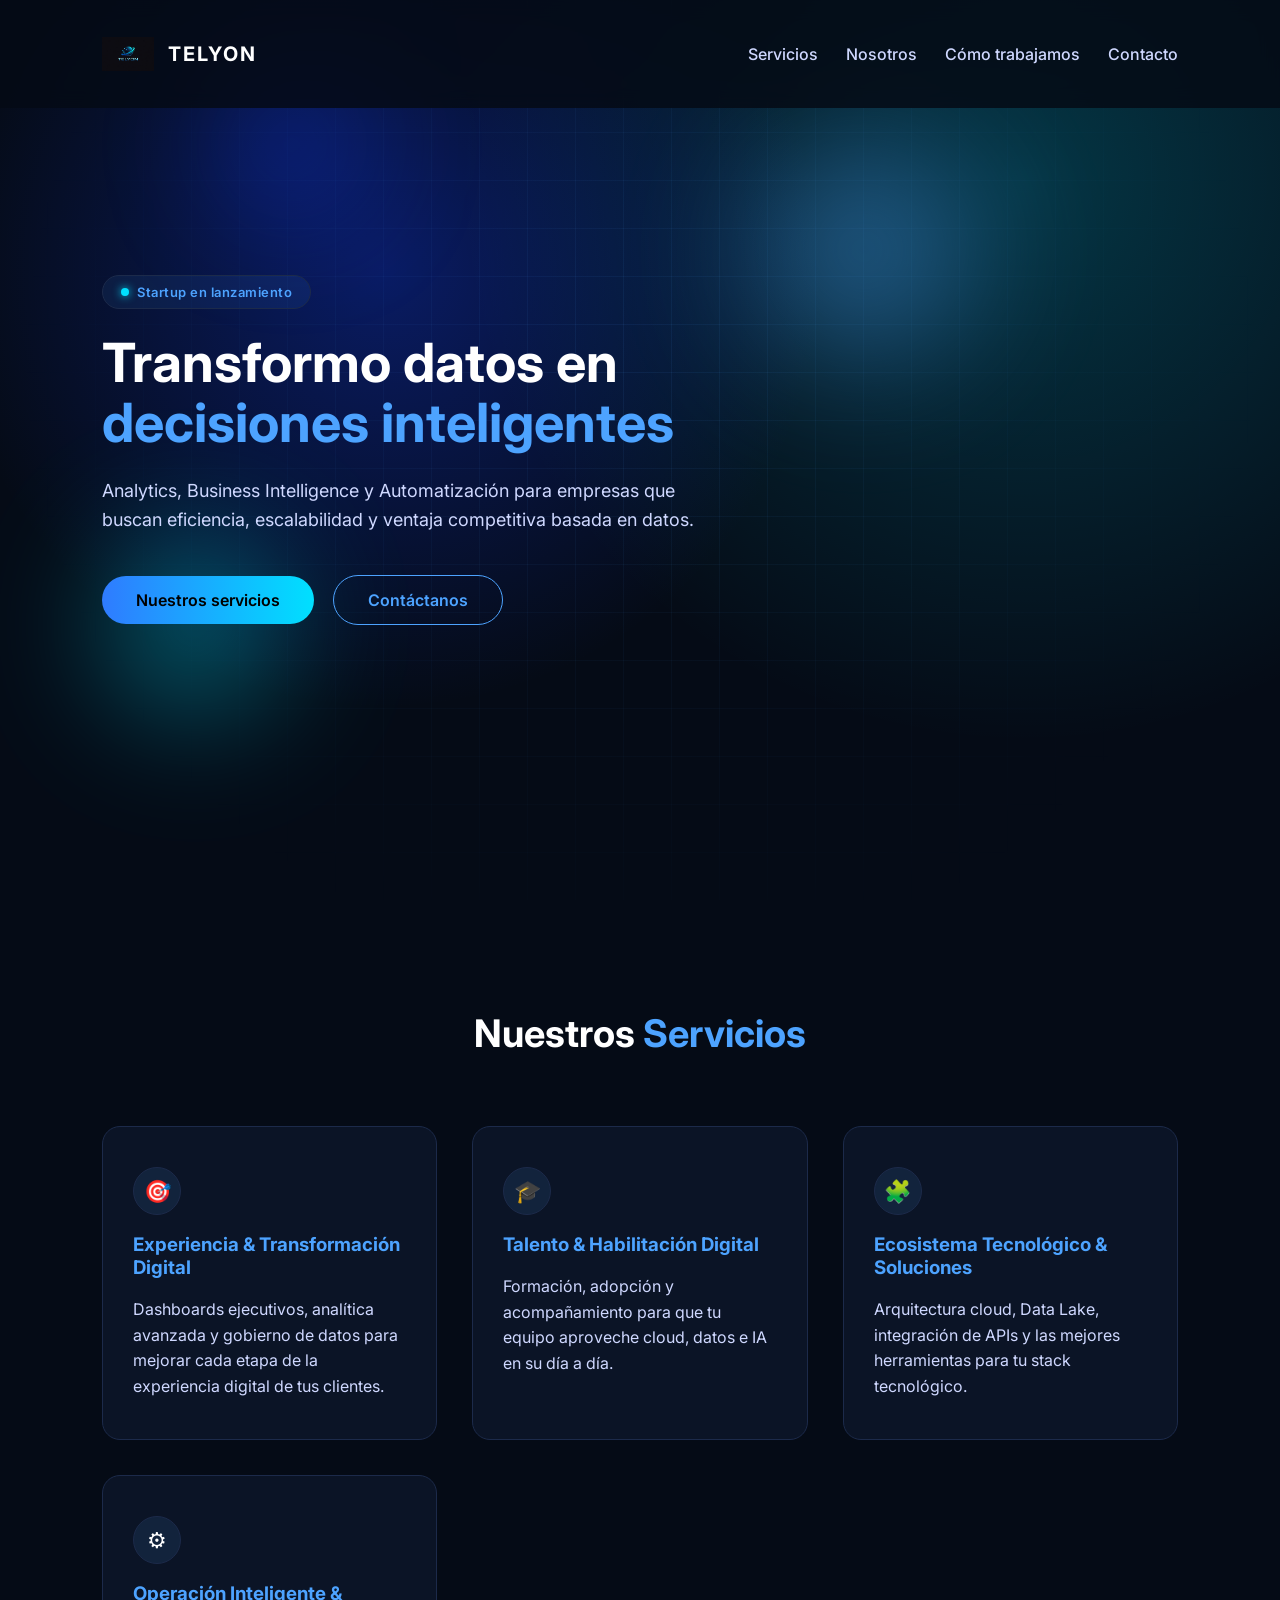
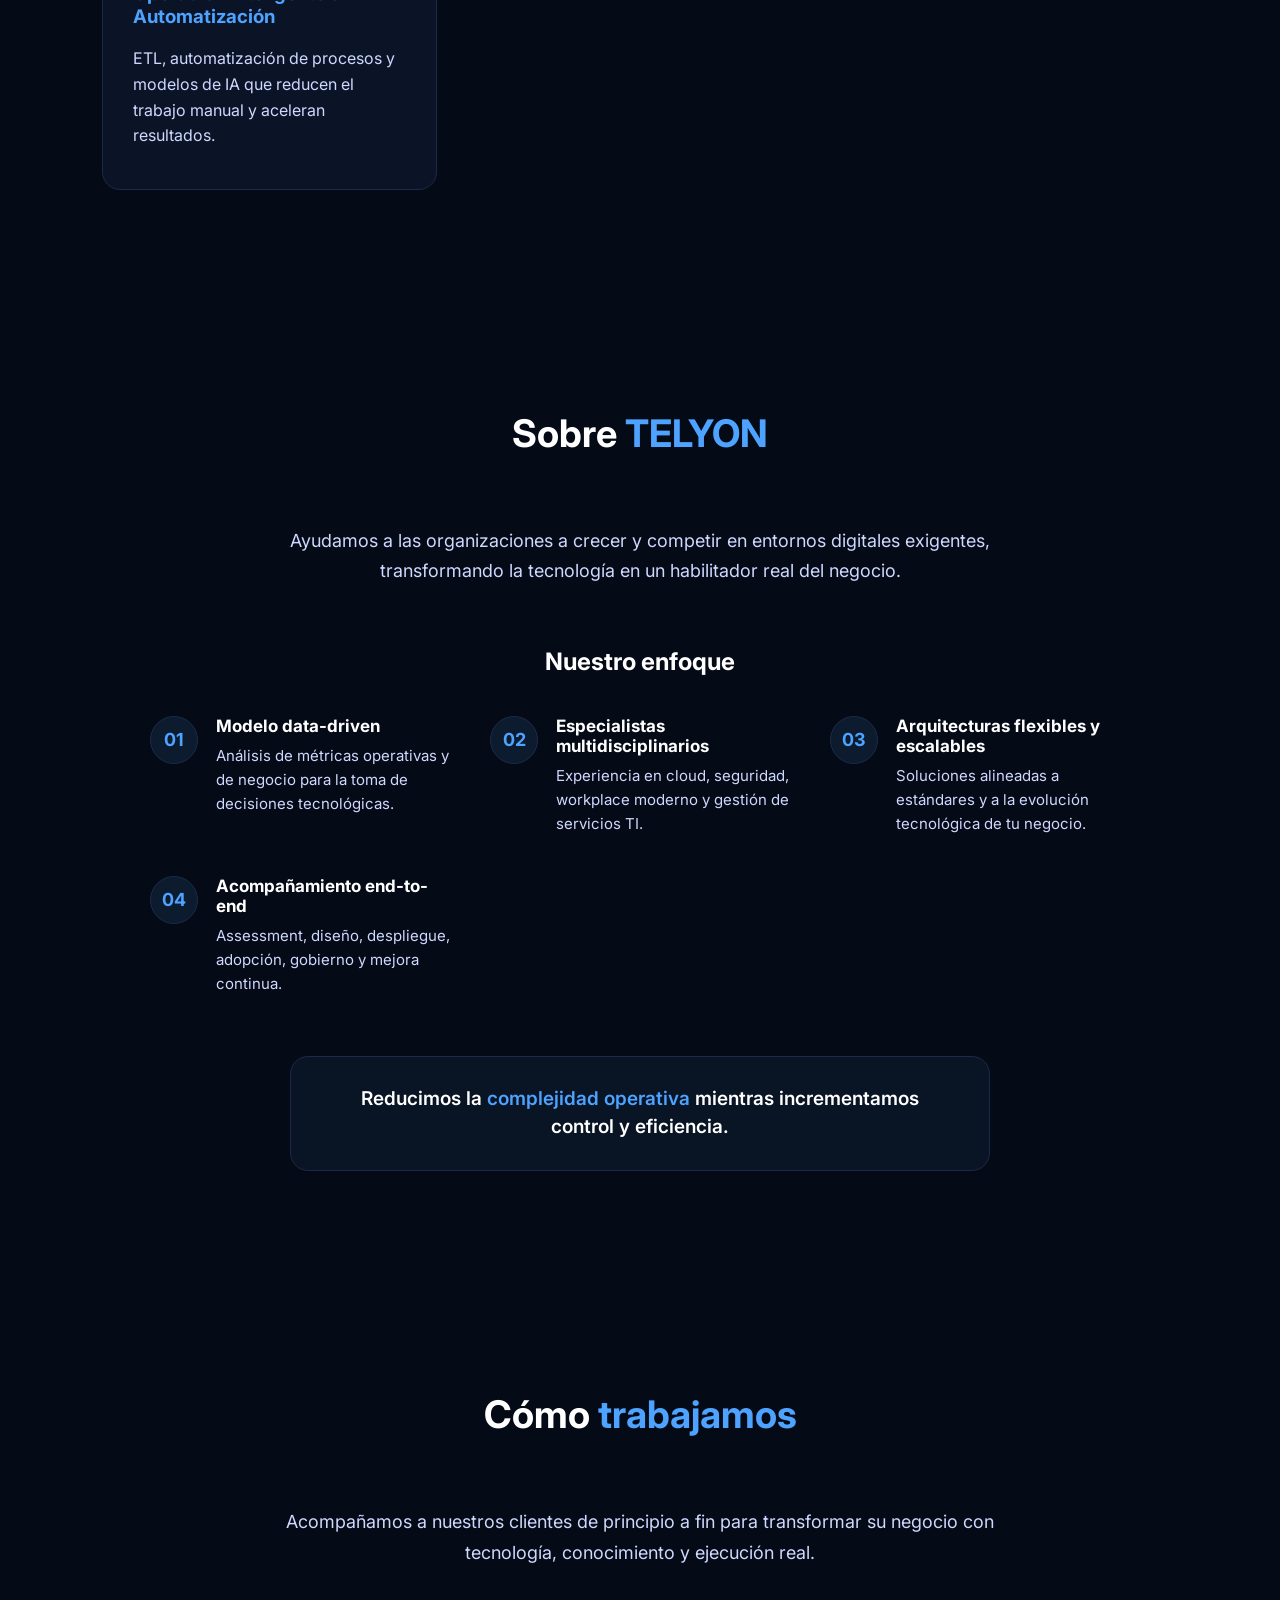
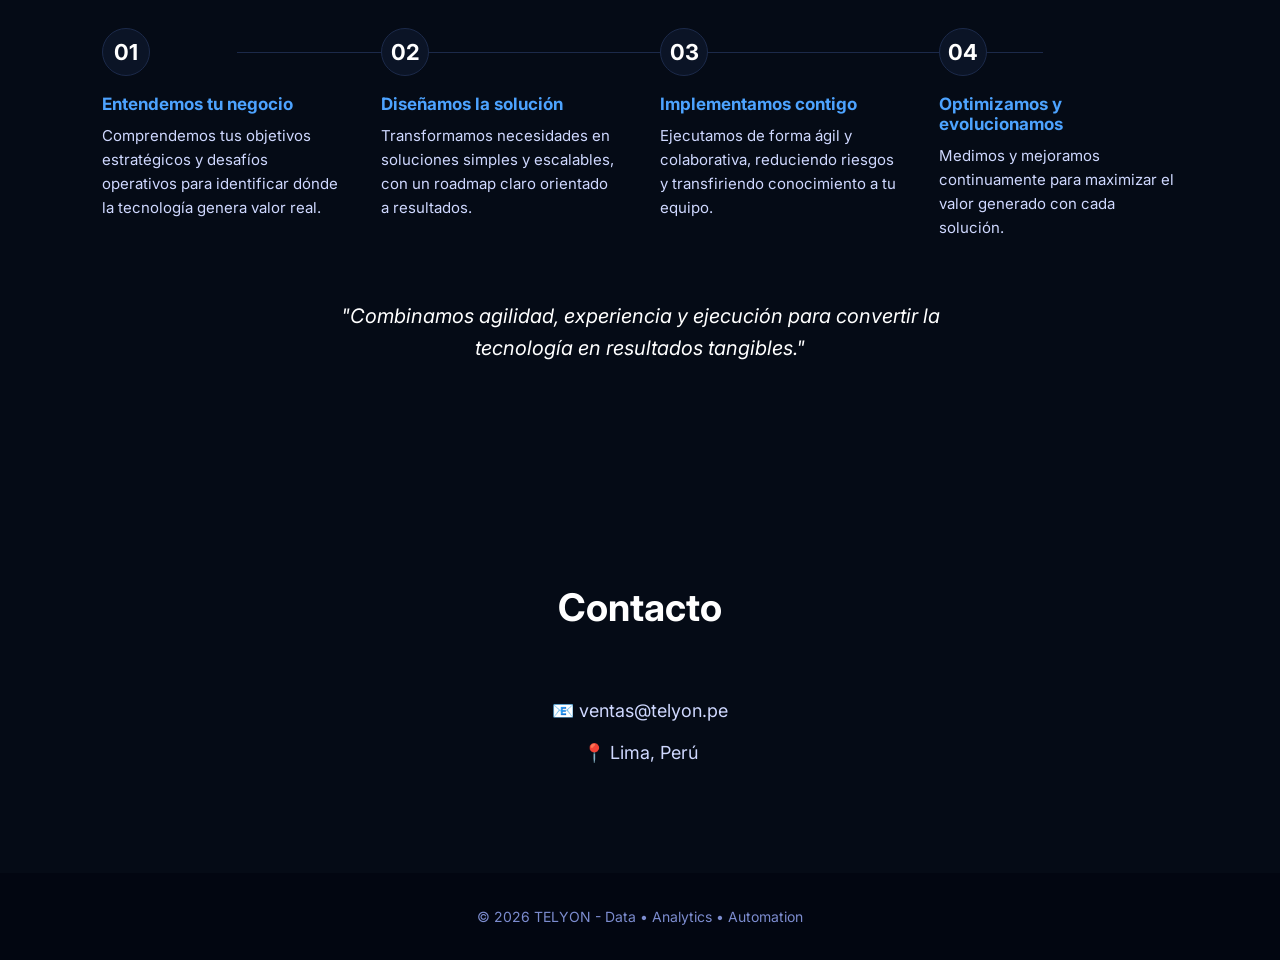
<file: index.html>
<!DOCTYPE html>
<html lang="es">
<head>
    <meta charset="UTF-8" />
    <meta name="viewport" content="width=device-width, initial-scale=1.0"/>
    <title>TELYON | Data • Analytics • Automation</title>
    <meta name="description" content="TELYON es una startup de datos que transforma información en decisiones inteligentes mediante Analytics, Business Intelligence, IA y Automatización." />

    <!-- Open Graph -->
    <meta property="og:title" content="TELYON | Data • Analytics • Automation" />
    <meta property="og:description" content="Analytics, Business Intelligence y Automatización para empresas que buscan eficiencia, escalabilidad y ventaja competitiva basada en datos." />
    <meta property="og:image" content="Images/TELYON.png" />
    <meta property="og:type" content="website" />

    <link rel="icon" href="Images/TELYON.png" type="image/png" />

    <!-- Google Font -->
    <link href="https://fonts.googleapis.com/css2?family=Inter:wght@300;400;600;700&display=swap" rel="stylesheet">

    <style>
        :root {
            --bg: #050b16;
            --bg-deep: #020611;
            --card-bg: #0b1426;
            --border: #1c2a4a;
            --text: #ffffff;
            --text-muted: #cfd8ff;
            --text-faint: #7c8ccf;
            --accent: #4da3ff;
            --accent-2: #00e0ff;
            --glow-1: #123cff55;
            --glow-2: #00e0ff33;
        }

        * {
            margin: 0;
            padding: 0;
            box-sizing: border-box;
            font-family: 'Inter', sans-serif;
        }

        html {
            scroll-behavior: smooth;
            overflow-x: hidden;
            width: 100%;
        }

        body {
            background: var(--bg);
            color: var(--text);
            overflow-x: hidden;
            width: 100%;
        }

        /* ================= HEADER ================= */

        header {
            display: flex;
            justify-content: space-between;
            align-items: center;
            padding: 28px 8%;
            position: fixed;
            width: 100%;
            background: rgba(5, 11, 22, 0.85);
            backdrop-filter: blur(10px);
            z-index: 1000;
        }

        .logo {
            display: flex;
            align-items: center;
            gap: 14px;
        }

        .logo-img {
            width: 52px;
            height: 52px;
            object-fit: contain;
        }

        .logo-text {
            font-size: 20px;
            font-weight: 700;
            letter-spacing: 2px;
        }

        nav {
            display: flex;
            align-items: center;
        }

        nav a {
            margin-left: 28px;
            text-decoration: none;
            color: var(--text-muted);
            font-weight: 500;
            transition: 0.3s;
        }

        nav a:hover {
            color: var(--accent);
        }

        .nav-toggle {
            display: none;
            flex-direction: column;
            justify-content: center;
            gap: 5px;
            width: 32px;
            height: 32px;
            background: none;
            border: none;
            cursor: pointer;
            z-index: 1100;
        }

        .nav-toggle span {
            display: block;
            width: 100%;
            height: 2px;
            background: var(--text);
            border-radius: 2px;
            transition: 0.3s;
        }

        .nav-toggle.active span:nth-child(1) {
            transform: translateY(7px) rotate(45deg);
        }

        .nav-toggle.active span:nth-child(2) {
            opacity: 0;
        }

        .nav-toggle.active span:nth-child(3) {
            transform: translateY(-7px) rotate(-45deg);
        }

        /* ================= HERO ================= */

        .hero {
            position: relative;
            height: 100vh;
            display: flex;
            align-items: center;
            padding: 0 8%;
            background: var(--bg);
            overflow: hidden;
        }

        .hero-bg {
            position: absolute;
            inset: 0;
            z-index: 0;
            background:
                radial-gradient(circle at 30% 30%, var(--glow-1), transparent 40%),
                radial-gradient(circle at 80% 20%, var(--glow-2), transparent 45%),
                var(--bg);
        }

        .hero-grid {
            position: absolute;
            inset: -1px;
            z-index: 1;
            background-image:
                repeating-linear-gradient(0deg, rgba(77,163,255,0.08) 0px, rgba(77,163,255,0.08) 1px, transparent 1px, transparent 48px),
                repeating-linear-gradient(90deg, rgba(77,163,255,0.08) 0px, rgba(77,163,255,0.08) 1px, transparent 1px, transparent 48px);
            mask-image: radial-gradient(circle at 50% 40%, #000 0%, transparent 75%);
            -webkit-mask-image: radial-gradient(circle at 50% 40%, #000 0%, transparent 75%);
        }

        .orb {
            position: absolute;
            border-radius: 50%;
            filter: blur(60px);
            z-index: 1;
            opacity: 0.55;
            animation: drift 18s ease-in-out infinite;
        }

        .orb-1 {
            width: 320px;
            height: 320px;
            top: 10%;
            left: 55%;
            background: radial-gradient(circle, var(--accent), transparent 70%);
            animation-duration: 16s;
        }

        .orb-2 {
            width: 260px;
            height: 260px;
            top: 55%;
            left: 5%;
            background: radial-gradient(circle, var(--accent-2), transparent 70%);
            animation-duration: 22s;
            animation-delay: -6s;
        }

        .orb-3 {
            width: 200px;
            height: 200px;
            top: 5%;
            left: 15%;
            background: radial-gradient(circle, #123cff, transparent 70%);
            animation-duration: 20s;
            animation-delay: -3s;
        }

        @keyframes drift {
            0%, 100% { transform: translate(0, 0) scale(1); }
            33% { transform: translate(30px, -20px) scale(1.08); }
            66% { transform: translate(-25px, 25px) scale(0.95); }
        }

        .hero-content {
            position: relative;
            z-index: 2;
            max-width: 620px;
        }

        .badge {
            display: inline-flex;
            align-items: center;
            gap: 8px;
            padding: 8px 18px;
            border-radius: 30px;
            border: 1px solid var(--border);
            background: rgba(77, 163, 255, 0.08);
            color: var(--accent);
            font-size: 13px;
            font-weight: 600;
            letter-spacing: 0.5px;
            margin-bottom: 24px;
        }

        .badge-dot {
            width: 8px;
            height: 8px;
            border-radius: 50%;
            background: var(--accent-2);
            box-shadow: 0 0 8px var(--accent-2);
            animation: blink 2s ease-in-out infinite;
        }

        @keyframes blink {
            0%, 100% { opacity: 1; }
            50% { opacity: 0.3; }
        }

        .hero h1 {
            font-size: 54px;
            line-height: 1.1;
            margin-bottom: 25px;
        }

        .hero h1 span {
            color: var(--accent);
        }

        .hero p {
            font-size: 18px;
            color: var(--text-muted);
            margin-bottom: 40px;
            line-height: 1.6;
        }

        .buttons a {
            display: inline-block;
            padding: 14px 34px;
            border-radius: 30px;
            text-decoration: none;
            margin-right: 15px;
            font-weight: 600;
            transition: 0.3s;
        }

        .btn-primary {
            background: linear-gradient(90deg, #2f7bff, var(--accent-2));
            color: #000;
        }

        .btn-primary:hover {
            opacity: 0.85;
        }

        .btn-secondary {
            border: 1px solid var(--accent);
            color: var(--accent);
        }

        .btn-secondary:hover {
            background: var(--accent);
            color: #000;
        }

        /* ================= SECTIONS ================= */

        section {
            padding: 110px 8%;
        }

        .section-title {
            text-align: center;
            font-size: 38px;
            margin-bottom: 70px;
        }

        .section-title span {
            color: var(--accent);
        }

        .cards {
            display: grid;
            grid-template-columns: repeat(auto-fit,minmax(260px,1fr));
            gap: 35px;
        }

        .card {
            background: var(--card-bg);
            padding: 40px 30px;
            border-radius: 18px;
            border: 1px solid var(--border);
            transition: 0.3s;
        }

        .card:hover {
            transform: translateY(-8px);
            border-color: var(--accent);
            box-shadow: 0 0 25px #4da3f744;
        }

        .card-icon {
            display: inline-flex;
            align-items: center;
            justify-content: center;
            width: 48px;
            height: 48px;
            border-radius: 50%;
            background: rgba(77, 163, 255, 0.1);
            border: 1px solid var(--border);
            font-size: 22px;
            margin-bottom: 18px;
        }

        .card h3 {
            margin-bottom: 18px;
            color: var(--accent);
        }

        .card p {
            color: var(--text-muted);
            line-height: 1.6;
        }

        /* ================= SHARED TEXT BLOCKS ================= */

        .lead-text {
            max-width: 780px;
            margin: 0 auto 60px;
            text-align: center;
            color: var(--text-muted);
            font-size: 18px;
            line-height: 1.7;
        }

        /* ================= ABOUT / ENFOQUE ================= */

        .approach-heading {
            font-size: 24px;
            font-weight: 700;
            text-align: center;
            margin-bottom: 40px;
        }

        .approach-grid {
            display: grid;
            grid-template-columns: repeat(auto-fit, minmax(280px, 1fr));
            gap: 40px;
            max-width: 980px;
            margin: 0 auto 60px;
        }

        .approach-item {
            display: flex;
            gap: 18px;
            align-items: flex-start;
        }

        .approach-item .card-icon {
            flex-shrink: 0;
            margin-bottom: 0;
            font-size: 18px;
            font-weight: 700;
            color: var(--accent);
        }

        .approach-item h4 {
            color: var(--text);
            font-size: 17px;
            margin-bottom: 8px;
        }

        .approach-item p {
            color: var(--text-muted);
            line-height: 1.6;
            font-size: 15px;
        }

        .highlight-box {
            max-width: 700px;
            margin: 0 auto;
            padding: 28px 40px;
            text-align: center;
            border: 1px solid var(--border);
            border-radius: 18px;
            background: rgba(77, 163, 255, 0.06);
        }

        .highlight-box p {
            color: var(--text);
            font-size: 19px;
            font-weight: 600;
            line-height: 1.5;
        }

        .highlight-box p span {
            color: var(--accent);
        }

        /* ================= PROCESS / TIMELINE ================= */

        .timeline {
            position: relative;
            display: grid;
            grid-template-columns: repeat(4, 1fr);
            gap: 40px;
            margin-bottom: 60px;
        }

        .timeline::before {
            content: '';
            position: absolute;
            top: 24px;
            left: 12.5%;
            right: 12.5%;
            height: 1px;
            background: var(--border);
        }

        .timeline-step {
            position: relative;
            z-index: 1;
        }

        .timeline-step .card-icon {
            background: var(--card-bg);
            font-weight: 700;
        }

        .timeline-step h4 {
            color: var(--accent);
            font-size: 17px;
            margin-bottom: 10px;
        }

        .timeline-step p {
            color: var(--text-muted);
            line-height: 1.6;
            font-size: 15px;
        }

        .process-quote {
            max-width: 640px;
            margin: 0 auto;
            text-align: center;
            font-size: 20px;
            font-style: italic;
            color: var(--text);
            line-height: 1.6;
        }

        footer {
            text-align: center;
            padding: 35px;
            background: var(--bg-deep);
            color: var(--text-faint);
            font-size: 14px;
        }

        /* ================= SCROLL REVEAL ================= */

        .reveal {
            opacity: 0;
            transform: translateY(24px);
            transition: opacity 0.7s ease, transform 0.7s ease;
        }

        .reveal.is-visible {
            opacity: 1;
            transform: translateY(0);
        }

        @media (prefers-reduced-motion: reduce) {
            .orb, .badge-dot {
                animation: none !important;
            }
            .reveal {
                opacity: 1 !important;
                transform: none !important;
                transition: none !important;
            }
            html {
                scroll-behavior: auto;
            }
        }

        @media(max-width: 768px){
            .hero h1 {
                font-size: 38px;
            }

            .nav-toggle {
                display: flex;
            }

            nav {
                position: fixed;
                top: 0;
                right: 0;
                height: 100vh;
                width: 100%;
                max-width: 320px;
                background: rgba(5, 11, 22, 0.98);
                backdrop-filter: blur(10px);
                border-left: 1px solid var(--border);
                flex-direction: column;
                justify-content: center;
                align-items: center;
                gap: 32px;
                transform: translateX(100%);
                transition: transform 0.35s ease;
            }

            nav.nav-open {
                transform: translateX(0);
            }

            nav a {
                margin-left: 0;
                font-size: 20px;
            }

            .timeline {
                grid-template-columns: 1fr;
                gap: 32px;
            }

            .timeline::before {
                display: none;
            }

            .approach-grid {
                grid-template-columns: 1fr;
            }
        }
    </style>
</head>

<body>

<header>
    <div class="logo">
        <img src="Images/TELYON.png" alt="TELYON Logo" class="logo-img">
        <div class="logo-text">TELYON</div>
    </div>

    <nav id="mainNav">
        <a href="#services">Servicios</a>
        <a href="#about">Nosotros</a>
        <a href="#process">Cómo trabajamos</a>
        <a href="#contact">Contacto</a>
    </nav>

    <button class="nav-toggle" id="navToggle" aria-label="Abrir menú" aria-expanded="false" aria-controls="mainNav">
        <span></span>
        <span></span>
        <span></span>
    </button>
</header>

<section class="hero">
    <div class="hero-bg"></div>
    <div class="hero-grid"></div>
    <div class="orb orb-1"></div>
    <div class="orb orb-2"></div>
    <div class="orb orb-3"></div>

    <div class="hero-content">
        <span class="badge"><span class="badge-dot"></span> Startup en lanzamiento</span>
        <h1>Transformo datos en <span>decisiones inteligentes</span></h1>
        <p>
            Analytics, Business Intelligence y Automatización para empresas que buscan
            eficiencia, escalabilidad y ventaja competitiva basada en datos.
        </p>

        <div class="buttons">
            <a href="#services" class="btn-primary">Nuestros servicios</a>
            <a href="#contact" class="btn-secondary">Contáctanos</a>
        </div>
    </div>
</section>

<section id="services">
    <h2 class="section-title reveal">Nuestros <span>Servicios</span></h2>

    <div class="cards">
        <div class="card reveal">
            <div class="card-icon">🎯</div>
            <h3>Experiencia & Transformación Digital</h3>
            <p>Dashboards ejecutivos, analítica avanzada y gobierno de datos para mejorar cada etapa de la experiencia digital de tus clientes.</p>
        </div>

        <div class="card reveal">
            <div class="card-icon">🎓</div>
            <h3>Talento & Habilitación Digital</h3>
            <p>Formación, adopción y acompañamiento para que tu equipo aproveche cloud, datos e IA en su día a día.</p>
        </div>

        <div class="card reveal">
            <div class="card-icon">🧩</div>
            <h3>Ecosistema Tecnológico & Soluciones</h3>
            <p>Arquitectura cloud, Data Lake, integración de APIs y las mejores herramientas para tu stack tecnológico.</p>
        </div>

        <div class="card reveal">
            <div class="card-icon">⚙</div>
            <h3>Operación Inteligente & Automatización</h3>
            <p>ETL, automatización de procesos y modelos de IA que reducen el trabajo manual y aceleran resultados.</p>
        </div>
    </div>
</section>

<section id="about">
    <h2 class="section-title reveal">Sobre <span>TELYON</span></h2>
    <p class="lead-text reveal">
        Ayudamos a las organizaciones a crecer y competir en entornos digitales exigentes,
        transformando la tecnología en un habilitador real del negocio.
    </p>

    <h3 class="approach-heading reveal">Nuestro enfoque</h3>
    <div class="approach-grid">
        <div class="approach-item reveal">
            <div class="card-icon">01</div>
            <div>
                <h4>Modelo data-driven</h4>
                <p>Análisis de métricas operativas y de negocio para la toma de decisiones tecnológicas.</p>
            </div>
        </div>

        <div class="approach-item reveal">
            <div class="card-icon">02</div>
            <div>
                <h4>Especialistas multidisciplinarios</h4>
                <p>Experiencia en cloud, seguridad, workplace moderno y gestión de servicios TI.</p>
            </div>
        </div>

        <div class="approach-item reveal">
            <div class="card-icon">03</div>
            <div>
                <h4>Arquitecturas flexibles y escalables</h4>
                <p>Soluciones alineadas a estándares y a la evolución tecnológica de tu negocio.</p>
            </div>
        </div>

        <div class="approach-item reveal">
            <div class="card-icon">04</div>
            <div>
                <h4>Acompañamiento end-to-end</h4>
                <p>Assessment, diseño, despliegue, adopción, gobierno y mejora continua.</p>
            </div>
        </div>
    </div>

    <div class="highlight-box reveal">
        <p>Reducimos la <span>complejidad operativa</span> mientras incrementamos control y eficiencia.</p>
    </div>
</section>

<section id="process">
    <h2 class="section-title reveal">Cómo <span>trabajamos</span></h2>
    <p class="lead-text reveal">
        Acompañamos a nuestros clientes de principio a fin para transformar su negocio
        con tecnología, conocimiento y ejecución real.
    </p>

    <div class="timeline">
        <div class="timeline-step reveal">
            <div class="card-icon">01</div>
            <h4>Entendemos tu negocio</h4>
            <p>Comprendemos tus objetivos estratégicos y desafíos operativos para identificar dónde la tecnología genera valor real.</p>
        </div>

        <div class="timeline-step reveal">
            <div class="card-icon">02</div>
            <h4>Diseñamos la solución</h4>
            <p>Transformamos necesidades en soluciones simples y escalables, con un roadmap claro orientado a resultados.</p>
        </div>

        <div class="timeline-step reveal">
            <div class="card-icon">03</div>
            <h4>Implementamos contigo</h4>
            <p>Ejecutamos de forma ágil y colaborativa, reduciendo riesgos y transfiriendo conocimiento a tu equipo.</p>
        </div>

        <div class="timeline-step reveal">
            <div class="card-icon">04</div>
            <h4>Optimizamos y evolucionamos</h4>
            <p>Medimos y mejoramos continuamente para maximizar el valor generado con cada solución.</p>
        </div>
    </div>

    <p class="process-quote reveal">
        "Combinamos agilidad, experiencia y ejecución para convertir la tecnología en resultados tangibles."
    </p>
</section>

<section id="contact">
    <h2 class="section-title reveal">Contacto</h2>
    <p class="reveal" style="text-align:center;color:var(--text-muted);font-size:18px">
        📧 ventas@telyon.pe <br><br>
        📍 Lima, Perú
    </p>
</section>

<footer>
    © 2026 TELYON - Data • Analytics • Automation
</footer>

<script>
    // Mobile nav toggle
    const navToggle = document.getElementById('navToggle');
    const mainNav = document.getElementById('mainNav');

    navToggle.addEventListener('click', () => {
        const isOpen = mainNav.classList.toggle('nav-open');
        navToggle.classList.toggle('active', isOpen);
        navToggle.setAttribute('aria-expanded', isOpen);
    });

    mainNav.querySelectorAll('a').forEach(link => {
        link.addEventListener('click', () => {
            mainNav.classList.remove('nav-open');
            navToggle.classList.remove('active');
            navToggle.setAttribute('aria-expanded', 'false');
        });
    });

    // Scroll reveal
    const revealEls = document.querySelectorAll('.reveal');
    const observer = new IntersectionObserver((entries) => {
        entries.forEach((entry, i) => {
            if (entry.isIntersecting) {
                setTimeout(() => entry.target.classList.add('is-visible'), i * 80);
                observer.unobserve(entry.target);
            }
        });
    }, { threshold: 0.15 });

    revealEls.forEach(el => observer.observe(el));
</script>

</body>
</html>
</file>
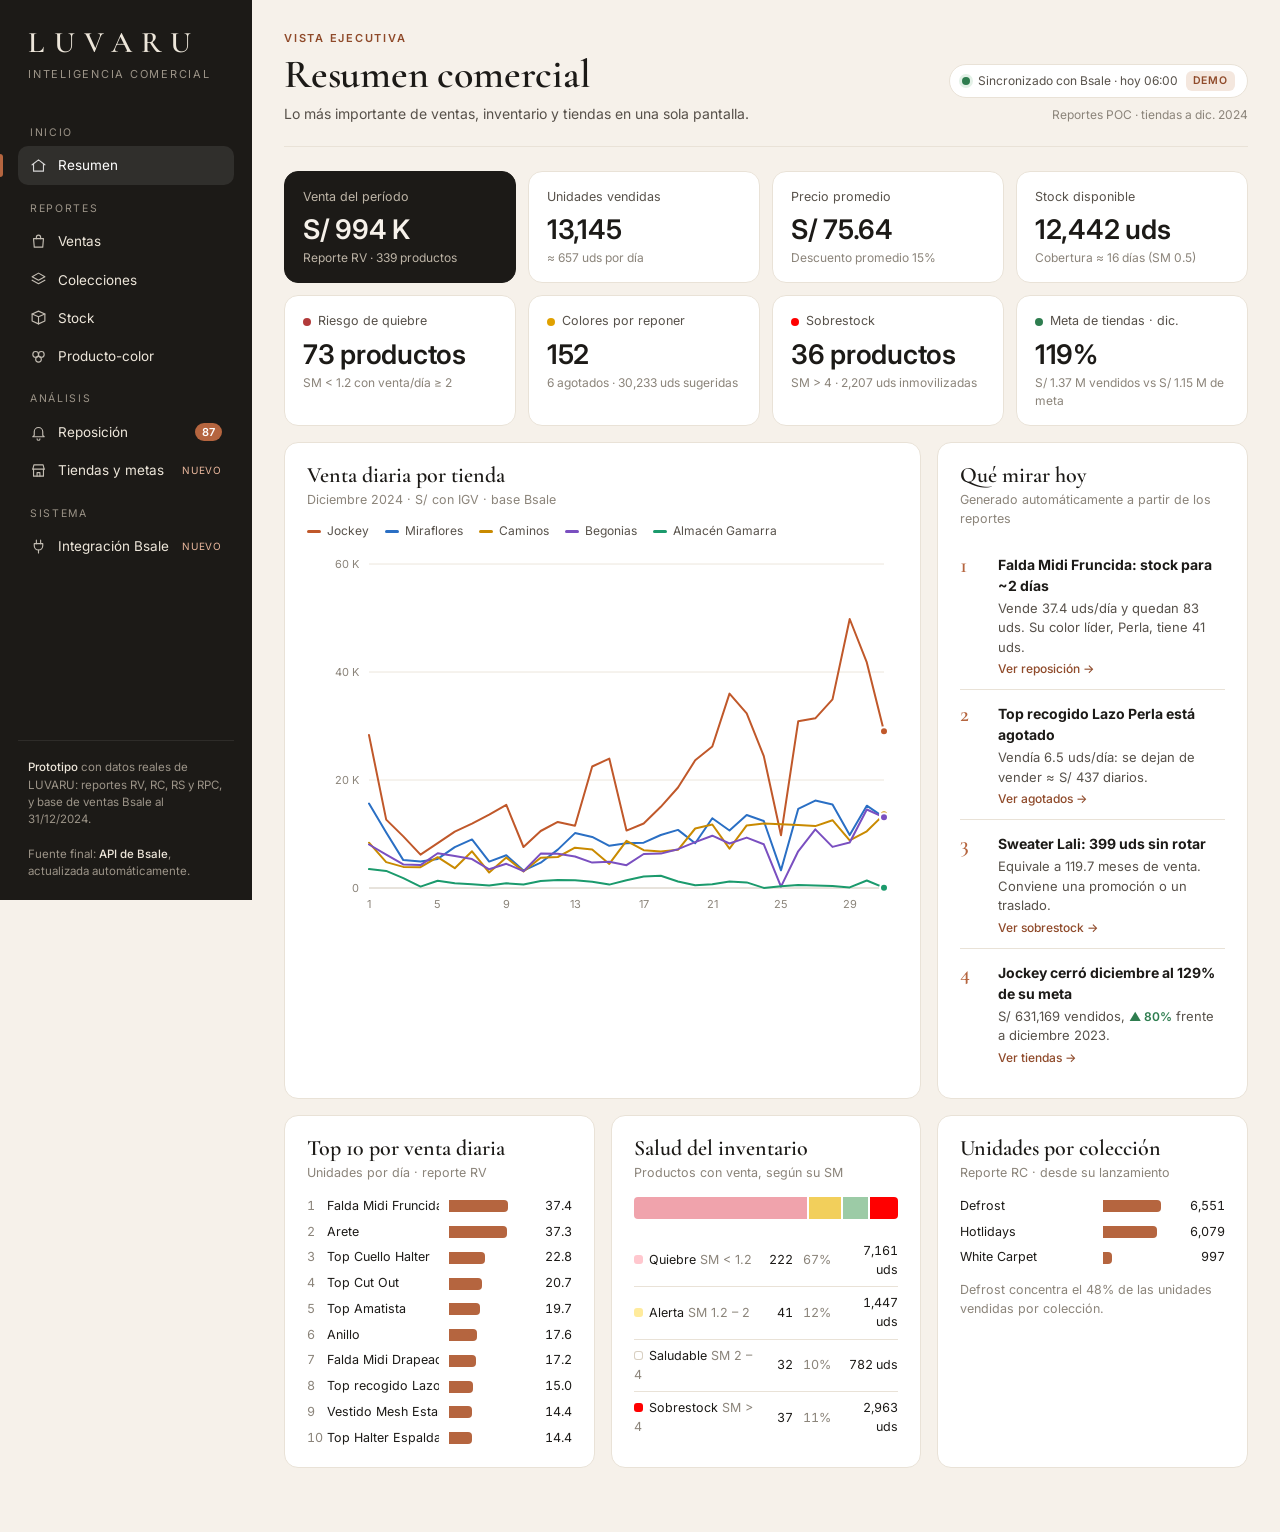
<file: Luvaru/index.html>
<!doctype html>
<html lang="es">
<head>
<meta charset="utf-8">
<meta name="viewport" content="width=device-width, initial-scale=1">
<meta name="robots" content="noindex, nofollow">
<title>LUVARU · Plataforma KPI</title>
<link rel="preconnect" href="https://fonts.googleapis.com">
<link rel="preconnect" href="https://fonts.gstatic.com" crossorigin>
<link href="https://fonts.googleapis.com/css2?family=Cormorant+Garamond:wght@500;600;700&family=Inter:wght@400;500;600&display=swap" rel="stylesheet">
<style>
:root{
  color-scheme: light;
  --bg:#F6F1EA; --surface:#FFFFFF; --surface-2:#FBF8F3; --surface-3:#F3EDE4;
  --ink:#1C1A17; --ink-2:#57514A; --muted:#8B847A;
  --line:#E9E2D7; --line-2:#D8CFC1;
  --accent:#B5653F; --accent-ink:#8F4A2A; --accent-soft:#F4E7DE;
  --good:#2E7D4F; --good-soft:#E3F1E7; --bad:#B23A3A; --bad-soft:#F9E3E1; --warn-ink:#8A5300; --warn-soft:#FDF1D6;
  --s1:#c0582a; --s2:#2a6fc4; --s3:#c98a00; --s4:#7a4fc0; --s5:#1b9a6c; --meta:#9A9286;
  --side:#1C1A17; --side-ink:#EDE6DA; --side-muted:#9C9488;
  --serif:"Cormorant Garamond","Playfair Display",Georgia,"Times New Roman",serif;
  --sans:"Inter",system-ui,-apple-system,"Segoe UI",Roboto,sans-serif;
  --r:14px;
}
*{box-sizing:border-box}
html,body{margin:0}
body{background:var(--bg);color:var(--ink);font:14px/1.5 var(--sans);-webkit-font-smoothing:antialiased}
button{font:inherit;color:inherit}
a{color:var(--accent-ink)}
.muted{color:var(--muted)}

/* ---------- Layout ---------- */
.app{display:grid;grid-template-columns:252px minmax(0,1fr);min-height:100vh}
.side{position:sticky;top:0;height:100vh;background:var(--side);color:var(--side-ink);display:flex;flex-direction:column;padding:28px 18px 20px;overflow-y:auto}
.brand{padding:0 10px 26px}
.logo{font:600 30px/1 var(--serif);letter-spacing:.32em;display:block}
.brand small{display:block;margin-top:8px;font-size:11px;letter-spacing:.16em;text-transform:uppercase;color:var(--side-muted)}
.nav-sec{font-size:10.5px;letter-spacing:.16em;text-transform:uppercase;color:var(--side-muted);padding:16px 12px 6px}
.nav a{display:flex;align-items:center;gap:11px;padding:9px 12px;border-radius:10px;color:var(--side-ink);text-decoration:none;font-size:13.5px;position:relative}
.nav a svg{width:17px;height:17px;flex:none;fill:none;stroke:currentColor;stroke-width:1.6;stroke-linecap:round;stroke-linejoin:round;opacity:.8}
.nav a:hover{background:rgba(255,255,255,.06)}
.nav a[aria-current="page"]{background:rgba(255,255,255,.09);color:#fff}
.nav a[aria-current="page"]::before{content:"";position:absolute;left:-18px;top:8px;bottom:8px;width:3px;border-radius:0 3px 3px 0;background:var(--accent)}
.nav .badge{margin-left:auto;background:var(--accent);color:#fff;font-size:11px;font-weight:600;border-radius:999px;padding:1px 7px}
.nav .new{margin-left:auto;font-size:10px;letter-spacing:.08em;text-transform:uppercase;color:#E9B79C}
.side-foot{margin-top:auto;padding:18px 10px 0;font-size:11.5px;line-height:1.5;color:var(--side-muted);border-top:1px solid rgba(255,255,255,.08)}
.side-foot b{color:var(--side-ink);font-weight:500}

main{min-width:0;padding:0 32px 48px}
.top{display:flex;justify-content:space-between;align-items:flex-end;gap:24px;padding:30px 0 22px;border-bottom:1px solid var(--line);margin-bottom:24px}
.eyebrow{font-size:11px;letter-spacing:.16em;text-transform:uppercase;color:var(--accent-ink);font-weight:600;margin:0 0 6px}
h1{font:600 40px/1.05 var(--serif);margin:0;letter-spacing:-.005em}
.lede{margin:8px 0 0;color:var(--ink-2);max-width:62ch}
.top-meta{display:flex;flex-direction:column;align-items:flex-end;gap:8px;flex:none}
.sync{display:inline-flex;align-items:center;gap:8px;background:var(--surface);border:1px solid var(--line);border-radius:999px;padding:6px 12px;font-size:12px;color:var(--ink-2);white-space:nowrap}
.live{width:8px;height:8px;border-radius:50%;background:var(--good);box-shadow:0 0 0 3px var(--good-soft)}
.period{font-size:12px;color:var(--muted);white-space:nowrap}
.tag{display:inline-block;font-size:10.5px;letter-spacing:.08em;text-transform:uppercase;font-weight:600;border-radius:6px;padding:2px 7px;background:var(--accent-soft);color:var(--accent-ink)}

/* ---------- Cards & grid ---------- */
.grid12{display:grid;grid-template-columns:repeat(12,minmax(0,1fr));gap:16px;margin-bottom:16px}
.c3{grid-column:span 3}.c4{grid-column:span 4}.c5{grid-column:span 5}.c6{grid-column:span 6}.c7{grid-column:span 7}.c8{grid-column:span 8}.c12{grid-column:span 12}
.card{background:var(--surface);border:1px solid var(--line);border-radius:var(--r);padding:20px 22px;min-width:0}
.card-h{display:flex;justify-content:space-between;align-items:flex-start;gap:12px;margin-bottom:14px;flex-wrap:wrap}
.card h2{font:600 22px/1.15 var(--serif);margin:0}
.card .sub{font-size:12.5px;color:var(--muted);margin:3px 0 0}
.section-t{font:600 26px/1.1 var(--serif);margin:30px 0 4px}
.section-s{color:var(--ink-2);margin:0 0 14px}

.kpis{display:grid;grid-template-columns:repeat(4,minmax(0,1fr));gap:12px;margin-bottom:16px}
.kpi{background:var(--surface);border:1px solid var(--line);border-radius:var(--r);padding:16px 18px 15px;position:relative;min-width:0}
.kpi .l{font-size:12.5px;color:var(--ink-2);display:flex;align-items:center;gap:7px}
.kpi .v{font:600 27px/1.15 var(--sans);margin:8px 0 4px;letter-spacing:-.01em;white-space:nowrap;overflow:hidden;text-overflow:ellipsis}
.kpi .s{font-size:12px;color:var(--muted)}
.kpi.hero{background:var(--ink);color:#F6F1EA;border-color:var(--ink)}
.kpi.hero .l,.kpi.hero .s{color:#BDB4A6}
.tone{width:8px;height:8px;border-radius:50%;flex:none}
.t-crit{background:var(--bad)}.t-warn{background:#E0A100}.t-over{background:#FF0000}.t-good{background:var(--good)}
.delta{font-weight:600;font-size:12px}
.up{color:var(--good)}.down{color:var(--bad)}

/* ---------- Semáforos (idénticos al Excel) ---------- */
.sem{display:inline-block;min-width:46px;padding:2px 8px;border-radius:6px;text-align:right;font-variant-numeric:tabular-nums}
.sm-low{background:#FFC7CE;color:#9C0006}
.sm-warn{background:#FFEB9C;color:#9C5700}
.sm-over{background:#FF0000;color:#FFFFFF}
.vx-1{background:#FF0000;color:#FFFFFF}
.vx-2{background:#FFC7CE;color:#9C0006}
.vx-3{background:#FFEB9C;color:#9C5700}
.vx-4{background:#C6EFCE;color:#375623}
.vx-5{background:#A9D08E;color:#006100}
.dot{display:inline-block;width:9px;height:9px;border-radius:3px;margin-right:6px;vertical-align:0}
.dot.sm-ok{background:#fff;box-shadow:inset 0 0 0 1px var(--line-2)}
.legend-sem{display:flex;flex-wrap:wrap;gap:6px 18px;align-items:center;font-size:12px;color:var(--ink-2);margin:0 0 14px}
.legend-sem b{font-weight:600;color:var(--ink);margin-right:2px}
.legend-sem .grp{display:flex;flex-wrap:wrap;gap:6px;align-items:center}
.legend-sem .sem{min-width:0;text-align:center;font-size:11.5px;padding:1px 7px}
.legend-sem .sem.plain{background:#fff;box-shadow:inset 0 0 0 1px var(--line-2)}

/* ---------- Table ---------- */
.tools{display:flex;flex-wrap:wrap;gap:10px;align-items:center;margin-bottom:12px}
.search{display:flex;align-items:center;gap:8px;background:var(--surface);border:1px solid var(--line-2);border-radius:10px;padding:0 12px;height:36px;min-width:240px;flex:0 1 300px}
.search svg{width:16px;height:16px;fill:none;stroke:var(--muted);stroke-width:2;stroke-linecap:round}
.search input{border:0;outline:0;background:transparent;font:inherit;width:100%;color:var(--ink)}
.search:focus-within{border-color:var(--accent);box-shadow:0 0 0 3px var(--accent-soft)}
.chips{display:flex;flex-wrap:wrap;gap:6px}
.chip{display:inline-flex;align-items:center;border:1px solid var(--line-2);background:var(--surface);border-radius:999px;padding:5px 12px;font-size:12.5px;cursor:pointer;white-space:nowrap}
.chip:hover{border-color:var(--ink-2)}
.chip.on{background:var(--ink);border-color:var(--ink);color:#fff}
.chip .cnt{margin-left:6px;color:var(--muted);font-variant-numeric:tabular-nums}
.chip.on .cnt{color:#CFC6B8}
.chip i.sw{margin-right:6px}
.count{margin-left:auto;font-size:12px;color:var(--muted)}
.tbl-wrap{overflow:auto;max-height:72vh;border:1px solid var(--line);border-radius:12px;background:var(--surface)}
table.grid{border-collapse:separate;border-spacing:0;width:100%;font-size:13px}
table.grid th,table.grid td{padding:8px 10px;border-bottom:1px solid var(--line);white-space:nowrap;text-align:left;background:var(--surface)}
table.grid thead th{position:sticky;top:0;z-index:2;background:var(--surface-2);font-weight:600;font-size:11.5px;color:var(--ink-2)}
table.grid thead tr.g th{height:32px;font:600 13px var(--serif);font-size:14.5px;color:var(--ink);letter-spacing:.01em;border-bottom:1px solid var(--line)}
table.grid thead tr.h.two th{top:32px}
table.grid thead th.gl{text-align:center}
.sort{all:unset;cursor:pointer;display:inline-flex;gap:4px;align-items:center}
.sort:focus-visible{outline:2px solid var(--accent);outline-offset:2px;border-radius:3px}
.arr{color:var(--accent);font-size:11px;min-width:8px}
th.num .sort{flex-direction:row-reverse}
.num{text-align:right!important;font-variant-numeric:tabular-nums}
.gs{border-left:1px solid var(--line-2)!important}
.st1{position:sticky;left:0;z-index:1}
.st2{position:sticky;left:48px;z-index:1;box-shadow:1px 0 0 var(--line)}
thead .st1,thead .st2{z-index:3}
td.st1.nwidth,th.st1.nwidth{width:48px;min-width:48px;max-width:48px}
.prod{font-weight:500}
tbody tr.row:hover td{background:#FCF7F1}
tr.exp{cursor:pointer}
tr.exp td.st2::before,tr.exp td.st1.p::before{content:"›";display:inline-block;width:12px;color:var(--muted);transition:transform .15s}
tr.exp.open td.st2::before,tr.exp.open td.st1.p::before{transform:rotate(90deg)}
tr.exp:focus-visible{outline:2px solid var(--accent);outline-offset:-2px}
tr.detail td{background:var(--surface-2);white-space:normal;padding:14px 16px 16px}
tr.grp td{background:var(--surface-3);font-size:12.5px;color:var(--ink-2);position:sticky;left:0}
tr.grp b{font:600 16px var(--serif);color:var(--ink);margin-right:8px}
td.empty{text-align:center;color:var(--muted);padding:28px}
.foot{display:flex;gap:10px;align-items:center;justify-content:flex-end;padding:10px 2px 0;font-size:12.5px;color:var(--ink-2);flex-wrap:wrap}
.foot button{border:1px solid var(--line-2);background:var(--surface);border-radius:8px;padding:5px 11px;cursor:pointer}
.foot button:disabled{opacity:.4;cursor:default}
.foot button.link{border:0;background:none;color:var(--accent-ink);text-decoration:underline;text-underline-offset:3px}

.sw{display:inline-block;width:11px;height:11px;border-radius:50%;margin-right:7px;vertical-align:-1px;box-shadow:inset 0 0 0 1px rgba(0,0,0,.2);flex:none}
.sw.pat{background-image:repeating-linear-gradient(45deg,rgba(255,255,255,.6) 0 2px,transparent 2px 4px)}
.sw-varios{background:conic-gradient(#c0582a 0 25%,#2a6fc4 0 50%,#c98a00 0 75%,#1b9a6c 0)}

.cdet{display:grid;grid-template-columns:repeat(3,minmax(0,220px));gap:12px}
.cd{background:var(--surface);border:1px solid var(--line);border-radius:10px;padding:12px 14px}
.cd-h{display:flex;justify-content:space-between;align-items:center;gap:8px}
.cd-h .eyebrow{margin:0;font-size:10px}
.cd-n{font-weight:600;margin:8px 0 10px;display:flex;align-items:center}
.cd-bar{display:grid;grid-template-columns:56px 1fr 40px;gap:8px;align-items:center;font-size:12px;color:var(--ink-2);margin-top:5px}
.cd-bar b{height:8px;background:var(--surface-3);border-radius:4px;overflow:hidden;display:block}
.cd-bar i{display:block;height:100%;border-radius:0 4px 4px 0}
.cd-bar em{font-style:normal;text-align:right;font-variant-numeric:tabular-nums;color:var(--ink)}
.b-sold{background:var(--accent)}.b-stock{background:#6E665C}
.cd-f{margin:8px 0 0;font-size:11.5px;color:var(--muted)}
.cov{display:inline-block;width:70px;height:7px;background:var(--surface-3);border-radius:4px;vertical-align:1px;margin-right:8px;overflow:hidden}
.cov i{display:block;height:100%;border-radius:0 4px 4px 0;background:#6E665C}
.cov i.sm-low{background:#E8838F}.cov i.sm-warn{background:#E3B93B}.cov i.sm-over{background:#FF0000}
.pill{display:inline-block;border-radius:999px;padding:2px 9px;font-size:11.5px;font-weight:600}
.p-agot{background:#1C1A17;color:#fff}.p-crit{background:var(--bad-soft);color:var(--bad)}.p-alta{background:var(--warn-soft);color:var(--warn-ink)}.p-media{background:var(--surface-3);color:var(--ink-2)}
.p-liq{background:var(--bad-soft);color:var(--bad)}.p-promo{background:var(--accent-soft);color:var(--accent-ink)}

/* ---------- Charts ---------- */
.chart svg{display:block;overflow:visible}
.chart .grid{stroke:#ECE6DC;stroke-width:1}
.chart .grid.base{stroke:#CFC6B8}
.chart text{font:11px var(--sans);fill:var(--muted)}
.chart .xh{stroke:var(--ink-2);stroke-width:1}
.legend{display:flex;flex-wrap:wrap;gap:6px 16px;font-size:12px;color:var(--ink-2)}
.legend span{display:inline-flex;align-items:center;gap:6px}
.legend i{width:14px;height:3px;border-radius:2px;display:inline-block}
.legend i.dash{background:repeating-linear-gradient(90deg,var(--meta) 0 5px,transparent 5px 8px)!important}
.hbars{display:flex;flex-direction:column;gap:7px}
.hb{display:grid;grid-template-columns:minmax(0,50%) 1fr auto;gap:10px;align-items:center;font-size:12.5px}
.hb-l{white-space:nowrap;overflow:hidden;text-overflow:ellipsis;color:var(--ink);display:flex;align-items:center}
.hb-l .rk{color:var(--muted);width:20px;flex:none;font-variant-numeric:tabular-nums}
.hb-t{height:12px;display:block}
.hb-t i{display:block;height:100%;border-radius:0 4px 4px 0;min-width:3px}
.hb-v{font-variant-numeric:tabular-nums;color:var(--ink);min-width:54px;text-align:right}
.stack{display:flex;gap:2px;height:22px;margin:4px 0 16px}
.stack i{display:block;height:100%}
.stack i:first-child{border-radius:4px 0 0 4px}.stack i:last-child{border-radius:0 4px 4px 0}
.hl{width:100%;border-collapse:collapse;font-size:12.5px}
.hl td{padding:7px 0;border-bottom:1px solid var(--line)}
.hl tr:last-child td{border-bottom:0}
.hl .num{padding-left:10px}

.ins{list-style:none;margin:0;padding:0;display:flex;flex-direction:column;gap:2px}
.ins li{display:grid;grid-template-columns:28px 1fr;gap:10px;padding:11px 0;border-bottom:1px solid var(--line)}
.ins li:last-child{border-bottom:0}
.ins .n{font:600 22px/1 var(--serif);color:var(--accent)}
.ins p{margin:3px 0 0;color:var(--ink-2);font-size:13px}
.ins a{font-size:12px;font-weight:500;text-decoration:none}
.ins a:hover{text-decoration:underline}

.prog{display:flex;flex-direction:column;gap:16px}
.pg-h{display:flex;justify-content:space-between;align-items:baseline;gap:10px;font-size:13px;flex-wrap:wrap}
.pg-h b{font-weight:600;display:inline-flex;align-items:center;gap:8px}
.pg-h .sw{width:10px;height:10px;margin:0;box-shadow:none}
.pg-bar{position:relative;height:10px;background:var(--surface-3);border-radius:5px;margin-top:7px}
.pg-bar i{position:absolute;left:0;top:0;bottom:0;border-radius:5px;max-width:100%}
.pg-bar .m100{position:absolute;top:-4px;bottom:-4px;width:2px;background:var(--ink);border-radius:1px}
.pg-s{font-size:12px;color:var(--muted);margin-top:5px;display:flex;gap:14px;flex-wrap:wrap}

.hm{display:grid;gap:3px;font-size:11px;color:var(--muted)}
.hm .c{height:26px;border-radius:4px}
.hm .rl{display:flex;align-items:center;font-size:11.5px;color:var(--ink-2)}
.hm .cl{text-align:center}
.hm-legend{display:flex;align-items:center;gap:8px;font-size:11.5px;color:var(--muted);margin-top:12px}
.hm-legend span.g{width:120px;height:8px;border-radius:4px;background:linear-gradient(90deg,var(--surface-2),var(--accent))}

.note{display:flex;gap:12px;align-items:flex-start;background:var(--warn-soft);border:1px solid #F1DDB0;border-radius:12px;padding:12px 16px;font-size:13px;color:#5C4210;margin-bottom:14px}
.note svg{width:18px;height:18px;flex:none;margin-top:1px;fill:none;stroke:#A36A00;stroke-width:1.8;stroke-linecap:round;stroke-linejoin:round}
.strip{display:flex;flex-wrap:wrap;gap:8px 26px;font-size:13px;color:var(--ink-2);margin-bottom:14px}
.strip b{color:var(--ink);font-weight:600}

/* ---------- Bsale ---------- */
.flow{display:grid;grid-template-columns:repeat(4,minmax(0,1fr));gap:28px;position:relative}
.stage{background:var(--surface);border:1px solid var(--line);border-radius:var(--r);padding:18px 18px 16px;position:relative}
.stage:not(:last-child)::after{content:"";position:absolute;right:-22px;top:50%;width:16px;height:16px;border-top:2px solid var(--accent);border-right:2px solid var(--accent);transform:translateY(-50%) rotate(45deg)}
.stage .k{font:600 34px/1 var(--serif);color:var(--accent)}
.stage h3{margin:8px 0 6px;font:600 19px/1.2 var(--serif)}
.stage p{margin:0 0 10px;font-size:12.5px;color:var(--ink-2)}
.stage ul{margin:0;padding:0;list-style:none;font-size:12px;color:var(--ink-2)}
.stage li{padding:4px 0;border-top:1px solid var(--line);display:flex;justify-content:space-between;gap:8px}
.stage code{font:11.5px ui-monospace,SFMono-Regular,Menlo,Consolas,monospace;color:var(--accent-ink)}
.ok{display:inline-flex;align-items:center;gap:6px;color:var(--good);font-weight:600;font-size:12px}
.ok::before{content:"";width:7px;height:7px;border-radius:50%;background:var(--good)}
.ba{display:grid;grid-template-columns:1fr 1fr;gap:16px}
.ba ul{margin:0;padding:0;list-style:none}
.ba li{display:grid;grid-template-columns:22px 1fr;gap:8px;padding:9px 0;border-bottom:1px solid var(--line);font-size:13px}
.ba li:last-child{border-bottom:0}
.ba .x{color:var(--bad);font-weight:700}.ba .v{color:var(--good);font-weight:700}
.ba .before{background:var(--surface-2)}
.road{display:grid;grid-template-columns:repeat(4,minmax(0,1fr));gap:12px;counter-reset:f}
.road div{border-top:3px solid var(--accent);padding:12px 2px 0;font-size:12.5px;color:var(--ink-2)}
.road div:nth-child(n+2){border-top-color:#D9B9A5}
.road b{display:block;font:600 17px var(--serif);color:var(--ink);margin-bottom:4px}

.tip{position:fixed;left:0;top:0;pointer-events:none;background:var(--ink);color:#F6F1EA;border-radius:9px;padding:9px 11px;font-size:12px;line-height:1.45;z-index:50;opacity:0;transition:opacity .08s;max-width:280px;box-shadow:0 8px 24px rgba(28,26,23,.22)}
.tip b{font-weight:600}
.tip .tr{display:flex;align-items:center;gap:7px;margin-top:3px}
.tip .tr i{width:9px;height:9px;border-radius:2px;flex:none}
.tip .tr span{margin-left:auto;padding-left:14px;font-variant-numeric:tabular-nums}

/* ---------- Responsive ---------- */
@media (max-width:1180px){
  .kpis{grid-template-columns:repeat(2,minmax(0,1fr))}
  .c3,.c4,.c5{grid-column:span 6}.c7,.c8{grid-column:span 12}
  .flow{grid-template-columns:repeat(2,minmax(0,1fr))}
  .stage:nth-child(2)::after{display:none}
  .road{grid-template-columns:repeat(2,minmax(0,1fr))}
}
@media (max-width:900px){
  .app{grid-template-columns:minmax(0,1fr)}
  .side{position:sticky;top:0;z-index:20;height:auto;flex-direction:row;align-items:center;padding:10px 16px;gap:14px;overflow:visible}
  .brand{padding:0;flex:none}
  .logo{font-size:21px;letter-spacing:.24em}
  .brand small,.nav-sec,.side-foot{display:none}
  .nav{display:flex;gap:4px;overflow-x:auto;scrollbar-width:none;min-width:0}
  .nav::-webkit-scrollbar{display:none}
  .nav a{white-space:nowrap;padding:7px 10px;font-size:12.5px}
  .nav a[aria-current="page"]::before{left:10px;right:10px;top:auto;bottom:0;width:auto;height:2px;border-radius:2px}
  .nav .badge,.nav .new{display:none}
  main{padding:0 16px 40px}
  .top{flex-direction:column;align-items:flex-start;padding:22px 0 18px}
  .top-meta{align-items:flex-start}
  h1{font-size:32px}
  .c3,.c4,.c5,.c6,.c7,.c8{grid-column:span 12}
  .cdet{grid-template-columns:minmax(0,1fr)}
  .ba{grid-template-columns:minmax(0,1fr)}
  .count{margin-left:0;width:100%}
}
@media (max-width:560px){
  .kpi .v{font-size:21px}
  .kpi{padding:13px 14px}
  .flow,.road{grid-template-columns:minmax(0,1fr)}
  .stage::after{display:none}
  .search{min-width:0;flex:1 1 100%}
  .card{padding:16px}
  .hm .cl{font-size:9px;letter-spacing:-.02em}
  .hm .c{height:22px}
}
</style>
</head>
<body>
<div class="app">
  <aside class="side">
    <div class="brand"><span class="logo">LUVARU</span><small>Inteligencia comercial</small></div>
    <nav class="nav" id="nav" aria-label="Secciones"></nav>
    <div class="side-foot">
      <b>Prototipo</b> con datos reales de LUVARU: reportes RV, RC, RS y RPC, y base de ventas Bsale al 31/12/2024.<br><br>
      Fuente final: <b>API de Bsale</b>, actualizada automáticamente.
    </div>
  </aside>
  <main>
    <header class="top">
      <div>
        <p class="eyebrow" id="eyebrow"></p>
        <h1 id="title"></h1>
        <p class="lede" id="lede"></p>
      </div>
      <div class="top-meta">
        <span class="sync"><i class="live" aria-hidden="true"></i>Sincronizado con Bsale · hoy 06:00 <span class="tag">demo</span></span>
        <span class="period" id="period"></span>
      </div>
    </header>
    <section id="view" aria-live="polite"></section>
  </main>
</div>
<div class="tip" id="tip" role="tooltip"></div>

<script>const DATA = {"rv":[["Arete",745,20,37.25,22.89,0.6121,0.2541,284,["Varios",284,745,0.1652],null,["Varios",284,745,0.2541]],["Top Amatista",393,20,19.65,77.14,0.1333,0.1561,92,["Perla",13,153,0.0368],["Negro",43,78,0.2389],["Azulino",0,1,0]],["Glosa",376,20,18.8,55.04,0.7798,0,0,null,null,null],["Anillo",351,20,17.55,25.8,0.5627,0.1254,66,["Varios",66,351,0.0815],null,["Varios",66,351,0.1254]],["Top recogido Lazo",299,20,14.95,67.28,0.025,0.1561,70,["Perla",0,130,0],["Negro",35,89,0.1704],["Marrón",35,80,0.2917]],["Top Halter Espalda Descubierta",287,20,14.35,56.32,0.0454,0.0976,42,["Perla",12,96,0.0542],["Negro",4,79,0.0219],["Verde Olivo",2,50,0.0267]],["Top Mesh Estampado",278,20,13.9,76.21,0.0354,0.2446,102,["Estampado Azul",30,90,0.1444],["Estampado Lila",26,67,0.1682],["Estampado Naranja",36,59,0.4068]],["Top Cut Out",269,13,20.6923,68.87,0.2305,0.1627,101,["Perla",9,133,0.0293],["Verde Agua",7,53,0.0572],["Guinda",26,18,0.5778]],["Top Strapples Recto",263,20,13.15,56.13,0.0645,0.3169,125,["Perla",46,103,0.1935],["Verde Pistacho",7,91,0.0333],["Negro",72,69,0.6957]],["Pantalón Comfy Lino",247,20,12.35,101.04,0.073,0.4049,150,["Beige",18,77,0.1013],["Perla",34,72,0.2046],["Negro",57,36,1.0556]],["Top Pañuelo Lino",241,20,12.05,67.28,0.0249,0.2351,85,["Crudo",8,102,0.034],["Amarillo Pastel",8,64,0.0542],["Negro",53,36,0.9815]],["Top Fruncido",235,20,11.75,46.9,0.0429,0.8284,292,["Hueso",74,62,0.5172],["Negro",63,55,0.4964],["Beige",8,13,0.3897]],["Vestido Mesh Estampado",230,16,14.375,107.42,0.0145,0.0162,7,["Perla",6,124,0.021],["Estampado Azul",1,106,0.0041],["Estampado Azul",1,106,0.005]],["Vestido Lino Cuello Halter",229,20,11.45,105.48,0.0402,0.3639,125,["Verde Militar",35,104,0.1458],["Amarillo",18,74,0.1054],["Negro",72,51,0.8941]],["Top Knit Cruzado",226,16,14.125,48.69,0.0064,0.0779,33,["Perla",1,99,0.0044],["Acero",1,49,0.0088],["Negro",29,30,0.4833]],["Falda Mini Lentejuelas",225,19,11.8421,88.21,0.0089,0.1717,61,["Beige",2,140,0.0062],["Negro",59,85,0.3008],["Negro",59,85,0.4396]],["Falda Midi Drapeada",223,13,17.1538,118.6,0.0034,0.1496,77,["Perla",7,159,0.0191],["Verde Agua",22,40,0.2383],["Negro",48,24,0.8667]],["Top Tiras Gruesas",221,20,11.05,56.19,0.0477,0.6395,212,["Perla",59,66,0.3874],["Negro",79,53,0.6459],["Amarillo",39,28,0.8821]],["Falda Midi Encaje",202,19,10.6316,95.24,0.038,0.3637,116,["Perla",35,164,0.0925],["Negro",81,38,0.9237],["Negro",81,38,1.35]],["Falda Denim Cargo",192,20,9.6,138.86,0.001,0.8576,247,["Ecru",31,73,0.184],["Verde",58,43,0.5845],["Negro",81,37,1.4595]],["Falda Midi Fruncida",187,5,37.4,98.86,0.0014,0.074,83,["Perla",41,149,0.1192],["Negro",42,38,0.4789],["Negro",42,38,0.1842]],["Blusa Playera Lino",176,20,8.8,75.79,0.0526,0.0644,17,["Perla",0,65,0],["Amarillo",null,61,null],["Negro",17,50,0.2267]],["Vestido Largo Abertura",175,20,8.75,135.66,0.024,0.1943,51,["Negro",33,112,0.1277],["Morado",18,63,0.1238],["Morado",18,63,0.1905]],["Vestido Recto Strapless",174,20,8.7,95.57,0.0346,0.1303,34,["Perla",18,84,0.0929],["Negro",7,41,0.074],["Topo",3,20,0.1]],["Vestido Largo con Cortes",170,20,8.5,117.22,0.015,0.1333,34,["Beige",6,62,0.0419],["Negro",24,57,0.1825],["Lacre",4,51,0.0523]],["Falda Short Denim Cruzada",169,16,10.5625,127.24,0.0136,0.4765,151,["Ecru",42,82,0.222],["Celeste",28,58,0.2092],["Negro",81,29,1.3034]],["Top Knit Escalera",166,20,8.3,47.27,0.0353,0.3855,96,["Ecru",37,85,0.1886],["Celeste",17,43,0.1713],["Negro",42,38,0.7]],["Top Básico Rib",165,20,8.25,38.4,0.2164,1.2121,300,["Perla",90,41,0.9512],["Verde Olivo",12,28,0.1857],["Negro",95,20,3.0083]],["Pantalón Playero Lino",164,20,8.2,74.16,0.0613,0.1301,32,["Amarillo",26,71,0.1587],["Perla",4,61,0.0284],["Negro",2,32,0.0417]],["Top Cuello Barco",158,20,7.9,42.88,0.2732,1.0338,245,["Negro",36,56,0.2786],["Perla",81,50,0.702],["Celeste Bebe",71,20,1.8933]],["Falda Larga Recta",156,20,7.8,87.4,0.018,0.1325,31,["Verde Pistacho",7,59,0.0514],["Negro",6,58,0.0448],["Acero",18,39,0.3077]],["Falda Corta Listón",144,15,9.6,78.23,0.0097,0.4062,117,["Perla",25,101,0.1073],["Negro",92,43,0.9271],["Negro",92,43,1.0698]],["Vestido Largo Tirantes",140,19,7.3684,182.67,0.0335,0.7238,160,["Perla Brillo",42,99,0.1838],["Dark Silver",118,41,1.2472],["Dark Silver",118,41,1.8228]],["Vestido Básico Rib",139,20,6.95,87.03,0.0319,0.2782,58,["Perla con Negro",24,55,0.1891],["Amarillo con Perla",34,49,0.3007],["Negro con Perla",0,35,0]],["Vestido Satinado Arcoiris",138,20,6.9,131.88,0.0512,0,0,["Estampado Fucsia",0,84,0],["Estampado Limón",null,54,null],["Estampado Limón",0,54,0]],["Top Básico Tiras",135,20,6.75,39.14,0.019,0.879,178,["Perla",24,52,0.2],["Negro",86,34,1.0961],["Marrón",40,21,1.2698]],["Body Off Shoulder",132,20,6.6,62.58,0.2078,0.4596,91,["Perla",27,55,0.2127],["Negro",40,48,0.3611],["Azul Cobalto",24,29,0.5241]],["Top Off Shoulder Aro",127,20,6.35,59.19,0.0135,0.9396,179,["Perla",82,44,0.8076],["Negro",42,31,0.5871],["Burgundy",15,25,0.38]],["Vestido Midi Encaje",124,12,10.3333,129,0,0.3935,122,["Perla",31,104,0.1292],["Negro",91,20,1.9717],["Negro",91,20,1.6683]],["Vestido Lencero Bobos",120,12,10,165.48,0.0208,0.3233,97,["Perla",17,69,0.1068],["Cobalto",5,37,0.0586],["Negro",75,14,1.7857]],["Ropa Lourdes",118,9,13.1111,77.5,0.5919,0.4017,158,["Varios",155,118,0.5692],null,["Varios",155,118,0.3941]],["Top Cuello Halter",114,5,22.8,58.4,0.0101,0.2354,161,["Perla",101,94,0.4656],["Negro",60,20,1.3],["Negro",60,20,0.5]],["Top Strapples Encaje",113,20,5.65,67.81,0.0449,0.5369,91,["Perla",12,62,0.0839],["Negro",26,42,0.2683],["Palo Rosa",53,9,3.9259]],["Top Encaje Lazo",107,20,5.35,42.57,0.2784,0.9907,159,["Perla",33,61,0.2344],["Negro",70,33,0.9192],["Palo Rosa",56,13,2.441]],["Top Crop Rib",106,15,7.0667,38.52,0.0123,1.7028,361,["Perla",69,39,0.7667],["Negro",85,23,1.6014],["Celeste",75,8,4.6875]],["Pantalon Kayra",98,20,4.9,141.46,0.163,0.9864,145,["Ecru",32,41,0.3382],["Gris Claro",77,33,1.0111],["Azul",6,5,0.8]],["Falda Globo Lino",98,20,4.9,73.34,0.0821,0.5034,74,["Perla",25,36,0.3009],["Arena",16,32,0.2167],["Negro",33,30,0.6233]],["Vestido Largo Brillos",97,18,5.3889,181.32,0.0406,0.0433,7,["Perla Brillo",2,65,0.0133],["Dorado",5,32,0.0677],["Dorado",5,32,0.0938]],["Falda Satinada Fluida",96,20,4.8,97.84,0.0118,0.1181,17,["Perla",12,65,0.08],["Negro",1,24,0.0181],["Leopardo Print",3,2,1]],["Vestido Corto Cuello Halter",96,20,4.8,106.2,0.0257,0.2153,31,["Perla Brillo",4,61,0.0284],["Negro",27,35,0.3343],["Negro",27,35,0.5143]],["Collar",94,20,4.7,23.3,0.605,0.7801,110,["Varios",110,94,0.5071],null,["Varios",110,94,0.7801]],["Top Lentejuelas",89,19,4.6842,71.7,0.0924,0.9464,133,["Beige",60,74,0.3514],["Negro",73,15,2.1089],["Negro",73,15,3.0822]],["Juego 2",86,20,4.3,28.47,0.5875,0.9147,118,null,null,null],["Short Sastre Lino",85,20,4.25,87.81,0.0134,0.8549,109,["Beige",35,42,0.3611],["Perla",48,27,0.7704],["Negro",26,16,1.0292]],["Chaleco Knit Botones",83,19,4.3684,67.34,0.0241,0.1297,17,["Crudo",5,45,0.0481],["Beige",12,38,0.1368],["Beige",12,38,0.2]],["Top Tira Cruzada",80,9,8.8889,68.05,0.0137,0.42,112,["Perla",53,65,0.3533],["Verde Agua",6,10,0.26],["Negro",53,5,1.7667]],["Vestido Largo Mesh",76,20,3.8,120.88,0.2847,0.4298,49,["Leopardo Gris",21,53,0.1717],["Negro",28,23,0.5275],["Negro",28,23,0.8116]],["Top Liso Rib",74,20,3.7,37.45,0.4611,0.4685,52,["Perla",8,27,0.1284],["Amarillo",19,23,0.358],["Verde Militar",4,1,2.1333]],["Top Asimétrico one Shoulder",73,20,3.65,67.77,0.0178,0.2831,31,["Burgundy",6,29,0.0897],["Negro",14,19,0.3193],["Verde",0,1,0]],["Falda Mini Cruzada",70,20,3.5,90.14,-0.0027,0.4571,48,["Perla",7,45,0.0674],["Negro",41,25,0.7107],["Negro",41,25,1.0933]],["Top Strapples Lazo Removible",69,20,3.45,68.98,0.2249,0.4928,51,["Leopardo Gris",51,63,0.3508],["Leopardo beige",null,6,null],["Leopardo beige",0,6,0]],["Top Halter Lazos",68,20,3.4,71.29,0.0495,0.0882,9,["Negro",6,56,0.0464],["Perla",3,12,0.1083],["Perla",3,12,0.1083]],["Top Knit Cuello Halter",65,5,13,48.77,0.0046,0.4513,176,["Ecru",51,29,0.7621],["Verde Pistacho",32,28,0.4952],["Negro",93,8,1.9375]],["Falda Recta con Textura",64,20,3.2,78.03,0.2118,0.6771,65,["Camell",51,34,0.65],["Cobalto",14,30,0.2022],["Cobalto",14,30,0.2956]],["Top Amatista Brillos",64,20,3.2,77.4,0.0203,0.0208,2,["Perla Brillos",2,64,0.0135],null,["Perla Brillos",2,64,0.0208]],["Vestido Corto Bobos",62,5,12.4,119,0,0.1747,65,["Perla",65,62,0.4543],null,["Perla",65,62,0.1747]],["Top Grace",62,20,3.1,57.84,0.4157,0.0215,2,["Negro",2,21,0.0413],["Perla",null,18,null],["Guinda",0,1,0]],["Top Drapeado en Punta",59,20,2.95,65.81,0.0463,0.2825,25,["Negro",11,32,0.149],["Perla",7,15,0.2022],["Acero",2,5,0.2667]],["Pantalón Recto Drill",52,20,2.6,117.35,0.0213,0.5,39,["Beige",23,34,0.2931],["Azul Navy",16,18,0.3852],["Azul Navy",16,18,0.5926]],["Body Escote Cuadrado",52,20,2.6,69.93,-0.0135,0.4359,34,["Acero",4,18,0.0963],["Perla",7,14,0.2167],["Leopardo Animal Print",9,9,0.6667]],["Vestido Julieta",49,20,2.45,58.92,0.0163,0.0136,1,["Animal Print Ivory",0,33,0],["Verde Abstracto",null,11,null],["Animal Print Negro",1,1,0.6333]],["Pantalón Fluido",47,20,2.35,108.57,0.1584,0.8794,62,["Verde Claro",19,29,0.2839],["Beige Claro",33,8,1.7875],["Chocolate",7,4,1.1667]],["Falda Viena",45,20,2.25,87.61,0.0255,0.8741,59,["Tie Die Coral",40,28,0.619],["Tie Die Verde",15,11,0.5909],["Tie Die Celeste",4,6,0.3556]],["Salida Marina",44,20,2.2,109.99,0.0826,1.3485,89,["Ecru",19,22,0.3742],["Turquesa",19,11,0.7485],["Negro",51,11,2.1636]],["Empaque de Regalo",43,17,2.5294,1.37,0.4522,9.9628,756,["Blanco",756,43,7.6186],null,["Blanco",756,43,9.9628]],["Vestido Largo Multitiras",42,20,2.1,118.47,0.0119,0.1111,7,["Negro",6,26,0.1],["Perla",1,12,0.0361],["Guinda",0,4,0]],["Top",41,20,2.05,30.31,0.6595,0.5203,32,["Varios",32,41,0.3382],null,["Varios",32,41,0.5203]],["Pantalón Recto Estampado",40,5,8,89,0,1.0542,253,["Negro Estampado",125,30,1.8056],["Amarillo Estampado",128,10,5.5467],["Amarillo Estampado",128,10,2.1333]],["Vestido Largo Cut Out",39,20,1.95,130.93,0.0641,0.188,11,["Cobalto",4,20,0.0867],["Guinda",7,19,0.1596],["Guinda",7,19,0.2456]],["Top Halter Brillos",36,20,1.8,86.16,0.0319,0.037,2,["Perla",2,36,0.0241],null,["Perla",2,36,0.037]],["Chaleco Sastre Lino",36,20,1.8,99,0,0.2222,12,["Beige",5,27,0.0802],["Perla",3,6,0.2167],["Negro",4,3,0.8889]],["Top Asimétrico Drapeado",36,20,1.8,84.34,0.0523,0.6111,33,["Perla",8,13,0.2667],["Negro",11,12,0.3972],["Burgundy",1,0,0]],["Falda Corta Lino",35,20,1.75,55.77,0.1917,4.7238,248,["Negro",73,16,1.9771],["Crema",97,15,2.8022],["Celeste",78,4,9.1]],["Top Corset Texturizado",34,20,1.7,51.71,0.1235,1.3922,71,["Negro",71,34,0.9049],null,["Negro",71,34,1.3922]],["Top Alia",33,20,1.65,35,0.2857,0.2828,14,["Coral",10,17,0.2549],["Perla",4,13,0.1333],["Gris",0,3,0]],["Jean Recto Brillos",33,20,1.65,134.81,0.0364,1.6364,81,["Celeste",5,17,0.1275],["Negro",76,16,2.0583],["Negro",76,16,3.1667]],["Top Mae",31,18,1.7222,30.48,0.236,0.7935,41,["Perla",12,21,0.2476],["Negro",29,10,1.2567],["Negro",29,10,1.74]],["Vestido Escote Espalda",30,20,1.5,119.94,0.1728,0.2222,10,["Topo",5,18,0.1204],["Negro",5,12,0.1806],["Negro",5,12,0.2778]],["Body cuello Halter",29,19,1.5263,57.64,0.023,0.1966,9,["Crema",6,10,0.26],["Negro",1,10,0.0433],["Burgundy",0,1,0]],["Top Drapeado Cuello Barco",29,19,1.5263,57.66,0.1643,0.6333,29,["Negro",27,18,0.65],["Perla",1,11,0.0394],["Perla",1,11,0.0394]],["Vestido Corto Drapeado",29,20,1.45,107.14,0.0251,0.1839,8,["Perla",0,18,0],["Negro",8,6,0.5778],["Vino",0,5,0]],["Top Mesh Cuello Halter",28,20,1.4,37.76,0.0536,0.2143,9,["Leopardo Print",9,28,0.1393],null,["Leopardo Print",9,28,0.2143]],["Top Lunica",28,20,1.4,72.26,0.0956,0.3095,13,["Burgundy",5,15,0.1444],["Perla",4,8,0.2167],["Gris Oscuro",0,1,0]],["Enterizo Satinado Asimetrico",28,20,1.4,79.22,0.3859,0.2381,10,["Champagne",10,26,0.1667],["Azul Marino",null,2,null],["Azul Marino",0,2,0]],["Vestido Satinado Acuarela",28,20,1.4,138.3,0.0114,0.0238,1,["Amarillo Acuarela",1,29,0.0149],["Azul Acuarela",null,-1,null],["Azul Acuarela",0,-1,0]],["Top Halter con Textura",22,20,1.1,49.9,0.0,2.1818,72,["Camell",53,18,1.2759],["Cobalto",19,4,2.0583],["Cobalto",19,4,2.85]],["Pantalon Isla",22,20,1.1,82.22,0.0854,0.303,10,["Verde Estampado",10,13,0.3333],["Negro Estampado",null,8,null],["Acero",0,1,0]],["Gift Cards",21,20,1.05,88.1,0.7063,2.6667,84,null,null,null],["Blazer Fluido",20,20,1,119.65,0.0021,1.3,39,["Verde Claro",19,10,0.8233],["Beige Claro",10,5,0.8667],["Negro",1,2,0.2667]],["Short Namibia",20,11,1.8182,19.9,0.0,0,0,["Perla",0,14,0],["Camell",null,4,null],["Menta",0,2,0]],["Top Sevilla",20,20,1,38.84,0.0267,1.2667,38,["Marron",7,8,0.3792],["Negro",28,7,1.7333],["Perla",0,1,0]],["Vestido",20,20,1,107.87,0.4604,0.2333,7,["Varios",7,20,0.1517],null,["Varios",7,20,0.2333]],["Blusa a Rayas",19,20,0.95,113.55,-0.0418,0.1404,4,["Mostaza a Rayas",2,11,0.0788],["Celeste a Rayas",2,8,0.1083],["Celeste a Rayas",2,8,0.1667]],["Top Samy",18,13,1.3846,41.22,0.1587,0.1444,6,["Perla Con Morado",4,3,0.5778],["Verde",null,2,null],["Mostaza",0,1,0]],["Vestido Nara",18,20,0.9,67.96,0.0278,0.3704,10,["Menta",6,13,0.2],["Verde Militar",1,3,0.1444],["Amarillo",2,2,0.0667]],["Falda",17,20,0.85,63.04,0.3633,0.0784,2,["Varios",2,17,0.051],null,["Varios",2,17,0.0784]],["Bossy Skirt",17,20,0.85,60.12,0.14,1.9608,50,["Azul Oscuro",44,14,1.3619],["Ecru",6,3,0.8667],["Ecru",6,3,1]],["Jean Wide Leg Cropped",16,9,1.7778,149,0,5.2875,282,["Celeste",132,11,5.2],["Gris",150,5,13],["Gris",150,5,9]],["Vestido Indira",16,20,0.8,74.28,0.2564,1.625,39,["Dorado con Negro",36,14,1.1143],["Beige con Azul Marino",3,2,0.65],["Beige con Azul Marino",3,2,0.95]],["Vestido Bruna",15,17,0.8824,85.17,0.0527,0.3022,8,["Camell con Perla",4,14,0.1238],["Perla con Negro",4,1,1.7333],["Perla con Negro",4,1,0.8]],["Top Sarah",14,19,0.7368,32.05,0.1967,2.669,59,["Celeste",9,3,1.3],["Negro",5,3,0.7222],["Beige",16,1,5.8667]],["Basic Top",14,16,0.875,34.39,0.0176,1.4095,37,["Topo",12,6,0.8667],["Perla",6,4,0.65],["Negro",4,1,1.3333]],["Falda Minna",13,10,1.3,39.9,0.0,0.1795,7,["Animal Print",7,6,0.5056],["Zebra",null,5,null],["Marron Floreado",0,2,0]],["Billetera Tejida Colores",13,18,0.7222,36.05,0.0964,0.4154,9,null,null,null],["Basic Poplin",12,19,0.6316,58.76,0.3398,1.1083,21,["Perla",6,9,0.2889],["Azul Marino",15,3,2.1667],["Azul Marino",15,3,3.1667]],["Pantalon Oasis",11,20,0.55,49.91,0.1668,0,0,["Verde Limon",0,11,0],null,["Verde Limon",0,11,0]],["Top Ghita",11,13,0.8462,41.55,0.1519,0.4727,12,["Negro",7,6,0.5056],["Perla",5,3,0.7222],["Amarillo",0,2,0]],["Cartera Smooth",10,19,0.5263,72.8,0.2713,0.95,15,null,null,null],["Falda Grace",10,18,0.5556,100.8,0.0828,0.12,2,["Perla",1,9,0.0481],["Negro",null,1,null],["Negro",0,1,0]],["Top Lula",10,12,0.8333,55,0,0.16,4,["Gris",2,3,0.2889],["Borgoña",null,2,null],["Marron",0,1,0]],["Pantalón",10,19,0.5263,67.32,0.3393,0.1267,2,["Varios",2,10,0.0867],null,["Varios",2,10,0.1267]],["Top One Shoulder",10,18,0.5556,50.9,0.1503,0.48,8,["Griss",0,3,0],["Perla",4,3,0.5778],["Rojo",1,1,0.3667]],["Top Sastre Rayas",10,20,0.5,70.92,0.2031,2.8667,43,["Gris",34,7,2.1048],["Azul",9,3,1.3],["Azul",9,3,1.9]],["Vestido Hindú",10,20,0.5,161.59,0.0973,0.4667,7,["Varios",7,10,0.3033],null,["Varios",7,10,0.4667]],["Vestido Florencia",9,17,0.5294,79.01,0.0111,0.7556,12,["Negro",8,7,0.4952],["Perla",null,2,null],["Perla",0,2,0]],["Top Ambar",9,19,0.4737,31.11,0.1111,0.7741,11,["Estampado Geometrico Beige",4,6,0.2889],["Beige",1,1,0.4333],["Estampado Hojas Celeste",3,0,0]],["Basic TShirt",9,16,0.5625,46.57,0.0667,2.963,50,["Negro",12,3,1.7333],["Gris",17,2,3.6833],["Gris",17,2,4.5333]],["Pantalon Monaco",9,20,0.45,119.9,0.077,1.9259,26,["Perla",1,3,0.1444],["Beige",15,3,2.1667],["Negro",4,1,1.0667]],["Short Fina",8,20,0.4,41.16,0.2365,1.3333,16,["Perla",4,3,0.5778],["Negro",11,3,1.5889],["Beige",1,2,0.1833]],["Enterizo Cerdeña",8,20,0.4,74.87,0.0629,0,0,["Rush",0,6,0],["Verde",null,3,null],["Blue",0,-1,0]],["Top Amanda",8,19,0.4211,27.18,0.4454,4.75,60,["Palo Rosa",15,3,2.1667],["Verde Perico",12,3,1.7333],["Perla",22,2,1.1]],["Pantalón Sastre Rayas",8,16,0.5,97.4,0.025,0.4667,7,["Gris",2,4,0.2167],["Azul",5,4,0.5417],["Azul",5,4,0.4583]],["Falda Odeth",8,17,0.4706,48.03,0.0376,2.4792,35,["Verde Agua",31,5,2.6867],["Negro",1,2,0.2167],["Verde Olivo",3,1,1.7]],["Baggy Jean",8,16,0.5,76.9,0.0375,0.6667,10,["Azul",8,4,0.8667],["Ecru",null,3,null],["Gris",2,1,0.4]],["Salida Knit Cuello Halter",7,5,1.4,129,0,1.7857,75,["Cocoa",75,7,4.6429],null,["Cocoa",75,7,1.7857]],["Top Alesia",7,20,0.35,30.77,0.211,32.7619,344,["Beige",142,3,20.5111],["Verde Militar",29,2,6.2833],["Lacre",38,1,11.4]],["Vestido Mina",6,17,0.3529,66.4,0.05,0,0,["Ecru",0,6,0],null,["Ecru",0,6,0]],["Vestido Petra",6,5,1.2,88.4,0.0167,0.0278,1,["Plomo",0,3,0],["Azul Noche",null,1,null],["Azul Noche",0,1,0]],["Mom Denim Pants",6,20,0.3,79.9,0.0,1.1111,10,["Negro",3,4,0.325],["Celeste",7,2,1.5167],["Celeste",7,2,1.05]],["Body",6,19,0.3158,47.33,0.314,0.7389,7,["Varios",7,6,0.5056],null,["Varios",7,6,0.7389]],["Body Sirka",6,6,1,39.9,0,0.6667,20,["Perla",18,6,1.3],null,["Perla",18,6,0.6]],["Vestido Deborah",6,19,0.3158,38.23,0.2338,0,0,["Camell",0,6,0],null,["Camell",0,6,0]],["Top Rafaela",6,19,0.3158,33.57,0.041,2.5333,24,["Verde Pistacho",20,3,2.8889],["Palo Rosa",1,2,0.2167],["Camell",1,1,0.3]],["Enterizo",6,18,0.3333,85.24,0.0519,0.5,5,["Varios",5,6,0.3611],null,["Varios",5,6,0.5]],["Blazer Tizzia",6,20,0.3,116.42,0.2187,0.7778,7,["Negro",4,3,0.5778],["Perla",1,2,0.2167],["Beige Claro",2,1,0.9333]],["Top Neva",6,18,0.3333,40.45,0.1745,1.1,11,["Perla",1,4,0.1083],["Gris",1,1,0.4333],["Negro",7,1,3.0333]],["Top Arantza",6,19,0.3158,27.45,0.2157,0.5278,5,["Gris",0,2,0],["Flores Naranja",null,2,null],["Verde Olivo",1,1,0.6333]],["Top Nova",5,19,0.2632,37.51,0.06,1.3933,11,["Cocoa",9,3,1.3],["Nude",1,2,0.2167],["Nude",1,2,0.1]],["Vestido Arlette",5,17,0.2941,95.9,0.3145,0,0,["Naranja",0,2,0],["Negro",null,2,null],["Perla",0,1,0]],["Top Zoe",5,19,0.2632,20,0.2,0.76,6,["Lila",1,2,0.2167],["Negro",3,2,0.65],["Magenta",1,1,0.3667]],["Cropped Trench Coat",5,18,0.2778,105.9,0.0364,6.12,51,["Arena",10,3,1.4444],["Capucchino",41,2,8.8833],["Capucchino",41,2,12.3]],["Pantalon Gina",5,13,0.3846,69.9,0,0.0867,1,["Naranja",1,5,0.0867],null,["Naranja",1,5,0.0867]],["Denim Biker",5,11,0.4545,39.9,0,0.1467,2,["Azul",2,3,0.2889],["Negro",null,1,null],["Celeste",0,1,0]],["Falda Lucia",5,14,0.3571,59.9,0,0.4667,5,["Beige",5,5,0.4333],null,["Beige",5,5,0.4667]],["Top Aria",5,20,0.25,35,0,0.2667,2,["Naranja",2,4,0.2167],["Perla",null,1,null],["Perla",0,1,0]],["Vestido Amalia",5,9,0.5556,159,0,0,0,["Estampado Celeste",0,2,0],["Estampado Verde Oscuro",null,2,null],["Estampado Negro",0,1,0]],["Blusa Mafer",5,19,0.2632,67.9,0.0286,1.3933,11,["Negro",2,3,0.2889],["Verde Esmeralda",2,1,0.8667],["Perla",0,1,0]],["Pantalon Gala",5,20,0.25,107.54,0.2782,3.8667,29,["Negro",15,3,2.1667],["Marron",7,2,1.5167],["Marron",7,2,2.3333]],["Top Lea",5,13,0.3846,30.96,0.2241,0.4333,5,["Negro",1,3,0.1444],["Melange",null,2,null],["Melange",0,2,0]],["Top Nanda",5,13,0.3846,36.92,0.0747,1.3867,16,["Negro",8,2,1.7333],["Rojo",null,2,null],["Perla",3,1,0.7]],["Falda Kalia",5,14,0.3571,79.9,0,4.8533,52,["Verde Loro",49,3,7.0778],["Acero",2,2,0.4333],["Acero",2,2,0.3333]],["Falda Ainoa",4,17,0.2353,19.9,0,1.4167,10,["Camell",10,3,1.4444],["Perla",null,1,null],["Perla",0,1,0]],["Enterizo Marie",4,20,0.2,53.65,0.1043,0,0,["Estampado Verde",0,3,0],["Estampado Azul",null,1,null],["Estampado Azul",0,1,0]],["Body Inna",4,13,0.3077,36.18,0.0934,2.7083,25,["Negro",5,3,0.7222],["Perla",20,1,8.6667],["Perla",20,1,2.6667]],["Arabella Dress",4,12,0.3333,119.9,0,0.2,2,["Verde Botella",0,1,0],["Champagne",2,1,0.8667],["Burgundy",0,1,0]],["Vestido Maca",4,20,0.2,69.9,0,0.5,3,["Negro",2,4,0.2167],null,["Negro",2,4,0.3333]],["Top Janet",4,18,0.2222,50,0.2308,1.8,12,["Perla",12,3,1.7333],["Borgoña",null,1,null],["Borgoña",0,1,0]],["Cargo Maxi Skirt",4,17,0.2353,52.19,-0.0459,1.7,12,["Negro",12,3,1.7333],["Beige",null,1,null],["Gris Claro",0,0,0]],["Top Leia",4,13,0.3077,15,0,0.2167,2,["Negro",1,2,0.2167],["Palo Rosa",1,1,0.4333],["Palo Rosa",1,1,0.1667]],["Body Karin",4,19,0.2105,39.9,0,5.5417,35,["Camell",8,2,1.7333],["Gris",7,1,3.0333],["Gris",7,1,4.2]],["Top Mandy",4,19,0.2105,35.35,0.114,3.6417,23,["Verde Militar",1,2,0.2167],["Negro",13,1,5.6333],["Azul Italiano",0,0,0]],["Palazzo Aria",4,15,0.2667,58.4,0.025,0,0,["Acero",0,2,0],["Negro",null,1,null],["Ladrillo",0,1,0]],["Top Blair",4,18,0.2222,57.4,0.0417,1.2,8,["Negro",4,3,0.5778],["Burgundy",4,1,1.7333],["Burgundy",4,1,0.9333]],["Blazer Ginebra",4,17,0.2353,102.15,0.0705,2.6917,19,["Mocca",11,2,2.3833],["Negro",2,1,0.8667],["Negro",2,1,1.0667]],["Falda Kate",4,17,0.2353,69.9,0,2.8333,20,["Beige",10,3,1.4444],["Plomo Oscuro",5,1,2.1667],["Plomo Oscuro",5,1,2.8333]],["Top Gaela",4,19,0.2105,39.9,0,9.1833,58,["Negro",28,2,6.0667],["Perla",15,1,6.5],["Perla",15,1,6]],["Short Filippa",4,18,0.2222,77.4,0.0313,2.25,15,["Negro",13,4,1.4083],["Ecru",null,0,null],["Ecru",0,0,0]],["Pañuelo Seda Estampado D2",4,19,0.2105,64.22,0.0692,1.425,9,["Estampado",9,4,0.975],null,["Estampado",9,4,1.425]],["Blazer Kate",4,20,0.2,124.68,0.2623,2.5,15,["Negro",6,2,1.3],["Plomo Oscuro",7,1,3.0333],["Plomo Oscuro",7,1,4.6667]],["Short Aila",4,18,0.2222,67.43,0.25,1.05,7,["Ecru",4,3,0.5778],["Beige",1,1,0.4333],["Beige",1,1,0.6]],["Top Keo",3,20,0.15,36.63,0.0819,1.7778,8,["Negro",4,3,0.5778],null,["Negro",4,3,0.8889]],["Acid Wash t-Shirt",3,20,0.15,37.24,0.0667,6,27,["Verde",17,2,3.6833],["Negro",10,1,4.3333],["Negro",10,1,4.6667]],["Cartera Grande",3,20,0.15,85.23,0.1468,0.4444,2,["Varios",2,3,0.2889],null,["Varios",2,3,0.4444]],["Falda Allie",3,12,0.25,39.9,0,0.4,3,["Magenta",3,3,0.4333],null,["Magenta",3,3,0.4]],["Vestido Sandi",3,9,0.3333,139.9,0,0,0,["Estampado Acero",0,1,0],["Estampado Vino",null,1,null],["Estampado Verde Grass",0,1,0]],["Top Luna",3,10,0.3,39.9,0,4.5556,41,["Negro",41,3,5.9222],null,["Negro",41,3,4.5556]],["Classic Skirt",3,15,0.2,67.57,0.0333,0,0,["Negro",0,2,0],["Burgundy",null,1,null],["Burgundy",0,1,0]],["Falda Cloe",3,16,0.1875,48.24,0.0333,0,0,["Beige a Rayas",0,2,0],["Negro a Rayas",null,1,null],["Negro a Rayas",0,1,0]],["Top Lilly",3,12,0.25,16.63,0.1642,0.2667,2,["Perla",1,2,0.2167],["Verde Loro",1,1,0.4333],["Verde Loro",1,1,0.1667]],["Falda Verona",3,5,0.6,39.9,0,0,0,["Champage",0,1,0],["Perla",null,1,null],["Negro",0,1,0]],["Polo Mar",3,18,0.1667,36.94,0.1792,0.8,4,["Ladrillo",3,1,1.3],["Verde Militar",null,1,null],["Lila",1,1,0.5]],["Top Megan",3,19,0.1579,28.9,0.0333,5.4889,26,["Perla",3,2,0.65],["Negro",1,1,0.4333],["Negro",1,1,0.1]],["Vestido Tessa",3,15,0.2,32.67,0.0667,0,0,["Negro",0,2,0],["Azulino",null,1,null],["Azulino",0,1,0]],["Top Dominica",3,18,0.1667,33.23,0.1671,1.6,8,["Beige",1,2,0.2167],["Negro",6,1,2.6],["Negro",6,1,3.6]],["Top Odiana",3,15,0.2,39.9,0,0,0,["Negro",0,2,0],["Perla",null,1,null],["Perla",0,1,0]],["#Bisuteria",3,20,0.15,13.3,0.6667,6.6667,30,null,null,null],["Falda Cargo Hadid",3,9,0.3333,99.9,-0.0,1.7,17,["Celeste",15,1,6.5],["Verde",null,1,null],["Ecru",1,1,0.3]],["Flare Skirt",3,20,0.15,86.9,0.0333,6.2222,28,["Negro",28,3,4.0444],null,["Negro",28,3,6.2222]],["Cartera Hebilla",3,20,0.15,85.23,0.1468,0.2222,1,null,null,null],["Vestido Capri",3,17,0.1765,129.9,0.2354,0.3778,2,["Verde Botella",0,3,0],null,["Verde Botella",0,3,0]],["Top Safira",3,19,0.1579,39.9,0,0.6333,3,["Naranja",3,2,0.65],["Perla",null,1,null],["Perla",0,1,0]],["Body Priale",3,13,0.2308,25,0,0,0,["Negro",0,2,0],["Beige",null,1,null],["Beige",0,1,0]],["Salida de Baño Vera",3,19,0.1579,29.9,0.0,0,0,["Beige",0,3,0],null,["Beige",0,3,0]],["Short Sicilia",2,14,0.1429,44.7,0.097,0,0,["Gris Rayas",0,2,0],null,["Gris Rayas",0,2,0]],["Top Isis",2,9,0.2222,49.9,0,0.3,2,["Verde Botella",0,1,0],["Azul Oscuro",null,1,null],["Azul Oscuro",0,1,0]],["Top Loreta",2,13,0.1538,35,0,11.7,54,["Topo",18,1,7.8],["Beige Claro",32,1,13.8667],["Beige Claro",32,1,13.8667]],["Top Sienna",2,12,0.1667,23.75,0.05,1.6,8,["Cebra Camel",4,1,1.7333],["Cebra Beige",4,1,1.7333],["Cebra Beige",4,1,0.1333]],["Pantalón Camila",2,3,0.6667,79.45,0.0056,0.05,1,["Perla",0,2,0],null,["Perla",0,2,0]],["Falda Brunella",2,13,0.1538,39.45,0.0113,1.5167,7,["Verde Neon",7,1,3.0333],["Negro",null,1,null],["Negro",0,1,0]],["Top Canela",2,13,0.1538,28.41,0.05,1.95,9,["Perla",3,1,1.3],["Beige",null,1,null],["Beige",0,1,0]],["Falda Zaha",2,19,0.1053,83.4,-0.0437,0.95,3,["Azul",0,2,0],["Negro",3,0,null],["Negro",3,0,0]],["Falda Selena",2,13,0.1538,39.45,0.0113,0.65,3,["Beige",1,2,0.2167],null,["Beige",1,2,0.2167]],["Top Viena",2,16,0.125,33.25,0.05,2.6667,10,["Tie Die Celeste",4,2,0.8667],["Tie Die Coral",6,0,null],["Tie Die Coral",6,0,0]],["Pantalon Aitana",2,19,0.1053,23.73,0.2065,1.5833,5,["Beige",0,2,0],null,["Beige",0,2,0]],["Falda Francesca",2,19,0.1053,46.95,0.059,0,0,["Perla",0,1,0],["Cocoa",null,1,null],["Cocoa",0,1,0]],["Vestido Vega",2,19,0.1053,37.91,0.05,0.3167,1,["Rosado",0,2,0],null,["Rosado",0,2,0]],["Faux Jacket",2,20,0.1,94.91,0.05,1,3,["Camell",2,2,0.4333],null,["Camell",2,2,0.6667]],["Sweater Lali",2,18,0.1111,59.9,0,119.7,399,["Negro",73,1,31.6333],["Marron",86,1,37.2667],["Marron",86,1,51.6]],["Vestido Adara",2,9,0.2222,66.41,0.05,0.75,5,["Zebra Ivory",0,1,0],["Leopardo Verde",null,1,null],["Leopardo Verde",0,1,0]],["Top Clara",2,15,0.1333,33.25,0.05,3.75,15,["Beige",5,1,2.1667],["Azulino",5,1,2.1667],["Azulino",5,1,2.1667]],["Corset Manuela",2,18,0.1111,79.9,0,1.2,4,["Celeste",4,1,1.7333],["Azul",null,1,null],["Azul",0,1,0]],["Top Sassa",2,9,0.2222,49.9,0,0.3,2,["Verde Botella",0,1,0],["Perla",null,1,null],["Perla",0,1,0]],["Vestido Ania",2,17,0.1176,80.91,0,0,0,["Negro",0,1,0],["Azulino",null,1,null],["Azulino",0,1,0]],["Top Idalia",2,16,0.125,29.9,0,4,15,["Acero",3,2,0.65],null,["Acero",3,2,0.8]],["Top Abby",2,10,0.2,45,0,2.8333,17,["Verde Perico",7,1,3.0333],["Turquesa",null,1,null],["Turquesa",0,1,0]],["BOOB TAPE",2,9,0.2222,35.45,0.0125,0.15,1,null,null,null],["Body Chamaeleon",2,15,0.1333,39.9,0,8.25,33,["Negro",12,1,5.2],["Gris",12,1,5.2],["Gris",12,1,5.6]],["Blusa Marcela",2,14,0.1429,37.91,0.05,0.4667,2,["Perla con Negro",0,2,0],null,["Perla con Negro",0,2,0]],["Vestido Canela",2,15,0.1333,18.91,0.05,3.25,13,["Beige",13,2,2.8167],null,["Beige",13,2,3.25]],["Top Kalia",2,20,0.1,39.9,0,1.3333,4,["Verde Loro",4,2,0.8667],null,["Verde Loro",4,2,1.3333]],["Top Milia",2,12,0.1667,39.9,0,0.2,1,["Negro",1,2,0.2167],null,["Negro",1,2,0.2]],["Top Kendall",2,13,0.1538,39.9,0,0.65,3,["Magenta",1,2,0.2167],null,["Magenta",1,2,0.2167]],["Handbag",2,20,0.1,59.45,0.1384,2.3333,7,null,null,null],["Blusa Manga Corta Estampada",2,2,1,79,0,2.0667,62,["Amarillo Estampado",30,2,6.5],null,["Amarillo Estampado",30,2,1]],["Vestido Endra",2,19,0.1053,89.9,0,5.0667,16,["Negro",1,2,0.2167],["Burgundy",8,0,null],["Burgundy",8,0,0]],["Cargo Pants",2,19,0.1053,79.9,0,3.8,12,["Celeste",2,1,0.8667],["Blanco",2,1,0.8667],["Blanco",2,1,1.2667]],["Top Ainoa",2,18,0.1111,14.9,0.2513,0.3,1,["Camell",0,1,0],["Acero",null,1,null],["Acero",0,1,0]],["Pantalon Praga",2,17,0.1176,109.9,0,3.1167,11,["Cocoa",6,1,2.6],["Beige",1,1,0.4333],["Beige",1,1,0.1]],["Body Print",2,4,0.5,39.9,0,0.6667,10,["Leonardo Blanco",8,1,3.4667],["Piton",null,1,null],["Piton",0,1,0]],["Cartera Mediana 1",2,20,0.1,99,0,0.6667,2,null,null,null],["Margot Skirt",2,10,0.2,59.9,0,0.3333,2,["Negro",1,1,0.4333],["Gris",1,1,0.4333],["Gris",1,1,0.1667]],["Pezoneras de Silicona",2,2,1,29.9,0,0.2667,8,null,null,null],["Mini Cartera",2,20,0.1,45,0,3,9,null,null,null],["Polo Naomi",2,13,0.1538,35,0,2.8167,13,["Negro",4,2,0.8667],null,["Negro",4,2,0.8667]],["Aurora Flare",2,9,0.2222,117.5,0.1607,0,0,["Perla",0,2,0],null,["Perla",0,2,0]],["Mom Fit Jean",2,9,0.2222,69.45,0.0064,1.5,10,["Blue",5,1,2.1667],["Black",5,1,2.1667],["Black",5,1,1.5]],["Top Pierina",2,18,0.1111,29.9,0.2506,8.4,28,["Verde Cemento",6,1,2.6],["Negro",8,1,3.4667],["Negro",8,1,2.1333]],["Top Sabine",2,4,0.5,67.45,0.2065,0.0667,1,["Perla",0,2,0],null,["Perla",0,2,0]],["Top Samantha",2,18,0.1111,29.9,0.2506,15.0,50,["Vino",1,1,0.4333],["Negro",5,1,2.1667],["Negro",5,1,3.0]],["Camisa Lino",1,20,0.05,39.9,0,1.3333,2,["Perla",2,1,0.8667],null,["Perla",2,1,1.3333]],["Pant Denim Alondra",1,6,0.1667,59.9,0,0.6,3,["Azul Oscuro",0,1,0],null,["Azul Oscuro",0,1,0]],["Top Hamilton",1,2,0.5,25,0,1.4,21,["Beige",6,1,2.6],null,["Beige",6,1,0.4]],["Falda Tara",1,8,0.125,49.9,0,0,0,["Animal Print Negro",0,1,0],null,["Animal Print Negro",0,1,0]],["Top Noe",1,10,0.1,39.9,0,9,27,["Negro",7,1,3.0333],null,["Negro",7,1,2.3333]],["Top Becky",1,10,0.1,39.9,0,10.3333,31,["Flores Verdes",11,1,4.7667],null,["Flores Verdes",11,1,3.6667]],["Pantalon Sefora",1,20,0.05,39.9,0,2,3,["Beige",3,1,1.3],null,["Beige",3,1,2]],["Body Lola",1,4,0.25,59.9,0,0.1333,1,["Perla",0,1,0],null,["Perla",0,1,0]],["Vestido Lourdes",1,8,0.125,195,0,0,0,["Morado",0,1,0],null,["Morado",0,1,0]],["Top Tania",1,20,0.05,39.9,0,7.3333,11,["Vino",1,1,0.4333],null,["Vino",1,1,0.6667]],["Pantalon Almendra",1,13,0.0769,49.9,0,0,0,["Estampado Negro",0,1,0],null,["Estampado Negro",0,1,0]],["Top Tina",1,10,0.1,39.9,0,0.3333,1,["Verde",0,1,0],null,["Verde",0,1,0]],["Camisa Almendra",1,5,0.2,49.9,0,0,0,["Estampado Negro",0,1,0],null,["Estampado Negro",0,1,0]],["Top Belt",1,2,0.5,39.9,0,0.8667,13,["Celeste",3,1,1.3],null,["Celeste",3,1,0.2]],["Blazer",1,19,0.0526,129.9,0,1.9,3,["Varios",3,1,1.3],null,["Varios",3,1,1.9]],["Top Uma",1,5,0.2,19.9,0,5.3333,32,["Beige",27,1,11.7],null,["Beige",27,1,4.5]],["Polo",1,18,0.0556,29.9,0,1.2,2,["Varios",2,1,0.8667],null,["Varios",2,1,1.2]],["Top Vero",1,19,0.0526,25,0,0.6333,1,["Topo",1,1,0.4333],null,["Topo",1,1,0.6333]],["Off Shoulder Dress",1,4,0.25,89.9,0,1.7333,13,["Hueso",0,1,0],null,["Hueso",0,1,0]],["Top Keila",1,19,0.0526,29.9,0,0.6333,1,["Beige",0,1,0],null,["Beige",0,1,0]],["Vestido Mellise",1,5,0.2,79.9,0,0,0,["Morado",0,1,0],null,["Morado",0,1,0]],["Top Bindy",1,17,0.0588,26.91,0,3.4,6,["Beige",0,1,0],null,["Beige",0,1,0]],["Top Morgana",1,4,0.25,69,0,0,0,["Verde con Beige",0,1,0],null,["Verde con Beige",0,1,0]],["Trench Coat London",1,17,0.0588,71.91,0,4.5333,8,["Negro",3,1,1.3],null,["Negro",3,1,1.7]],["Pantalon Brooklyn",1,2,0.5,59.9,0,0,0,["Beige",0,1,0],null,["Beige",0,1,0]],["Short Sophi",1,5,0.2,39.9,0,0.1667,1,["Lacre",1,1,0.4333],null,["Lacre",1,1,0.1667]],["Denim Pitillo",1,20,0.05,35,0,9.3333,14,["Azul",9,1,3.9],null,["Azul",9,1,6]],["Top Lafet",1,9,0.1111,29.9,0,3.9,13,["Estampado Lila",8,1,3.4667],null,["Estampado Lila",8,1,2.4]],["Abrigo Bella",1,14,0.0714,149.9,0,13.0667,28,["Gris",6,1,2.6],null,["Gris",6,1,2.8]],["Vestido Aitana",1,11,0.0909,59.9,0,0.7333,2,["Celeste con Verde",0,1,0],null,["Celeste con Verde",0,1,0]],["Top Giorgia",1,17,0.0588,19.9,0,7.9333,14,["Rosado",5,1,2.1667],null,["Rosado",5,1,2.8333]],["Vestido Amalfi",1,18,0.0556,79.9,0,0,0,["Azul/ Coral",0,1,0],null,["Azul/ Coral",0,1,0]],["Top Halle",1,12,0.0833,39.9,0,6,15,["Cemento",7,1,3.0333],null,["Cemento",7,1,2.8]],["Top Alessia",1,17,0.0588,29.9,0,1.7,3,["Verde Brazil",2,1,0.8667],null,["Verde Brazil",2,1,1.1333]],["Top Aruba",1,12,0.0833,29.9,0,0,0,["Estampado Rosado",0,1,0],null,["Estampado Rosado",0,1,0]],["Top Chantal",1,13,0.0769,29.9,0,0.4333,1,["Negro",1,1,0.4333],null,["Negro",1,1,0.4333]],["Top Sasha",1,20,0.05,49.9,0,22,33,["Perla a Rayas",9,1,3.9],null,["Perla a Rayas",9,1,6]],["Slim Fit Jean",1,20,0.05,35,0,16.6667,25,["Negro",11,1,4.7667],null,["Negro",11,1,7.3333]],["Casaca Bomber",1,15,0.0667,116.91,0,10.5,21,["Gris",12,1,5.2],null,["Gris",12,1,6]],["Vestido Atenas",1,5,0.2,189,0,0,0,["Acero",0,1,0],null,["Acero",0,1,0]],["Top Milan",1,5,0.2,35,0,1,6,["Perla",0,1,0],null,["Perla",0,1,0]],["Vestido Aurelia",1,19,0.0526,44.91,0,0,0,["Verde Agua",0,1,0],null,["Verde Agua",0,1,0]],["Top Amber",1,11,0.0909,39.9,0,0.3667,1,["Estampado Lila",0,1,0],null,["Estampado Lila",0,1,0]],["Falda Dana",1,12,0.0833,59.9,0,0.4,1,["Beige",1,1,0.4333],null,["Beige",1,1,0.4]],["Vestido Merlina",1,12,0.0833,53.91,0,0,0,["Beige",0,1,0],null,["Beige",0,1,0]],["Body Nidia",1,12,0.0833,35.91,0,0,0,["Blanco",0,1,0],null,["Blanco",0,1,0]],["Vestido Mindy",1,18,0.0556,62.91,0,6.6,11,["Perla",3,1,1.3],null,["Perla",3,1,1.8]],["Body Ale",1,20,0.05,39.9,0,1.3333,2,["Melange",1,1,0.4333],null,["Melange",1,1,0.6667]],["Top Fara",1,10,0.1,49.9,0,0,0,["Ecru",0,1,0],null,["Ecru",0,1,0]],["Vestido Cía",1,19,0.0526,25,0,0,0,["Beige",0,1,0],null,["Beige",0,1,0]],["Top Amelie",1,12,0.0833,49.9,0,1.6,4,["Perla",2,1,0.8667],["Negro",2,0,null],["Negro",2,0,0]],["Abrigo Norah",1,8,0.125,99.9,0,3.7333,14,["Camell",4,1,1.7333],null,["Camell",4,1,1.0667]],["Top Nico",1,7,0.1429,39.9,0,4.6667,20,["Beige",3,1,1.3],null,["Beige",3,1,0.7]],["Vestido Cut Out",1,17,0.0588,29.9,0,0,0,["Beige",0,1,0],null,["Beige",0,1,0]],["Vestido Tiziana",1,14,0.0714,44.91,0,0,0,["Estampado Puntos Blancos",0,1,0],null,["Estampado Puntos Blancos",0,1,0]],["Jean Mom",1,16,0.0625,53.91,0,2.6667,5,["Negro",4,1,1.7333],null,["Negro",4,1,2.1333]],["Top Gemma",1,11,0.0909,39.9,0,0.7333,2,["Negro",2,1,0.8667],null,["Negro",2,1,0.7333]],["Top Dalla",1,10,0.1,39.9,0,0.6667,2,["Perla",0,1,0],null,["Perla",0,1,0]],["Falda Alisa",1,18,0.0556,35.91,0,0.6,1,["Celeste",0,1,0],null,["Celeste",0,1,0]],["Falda Frida",1,11,0.0909,59.9,0,0,0,["Animal Print Azul",0,1,0],null,["Animal Print Azul",0,1,0]],["Camisa Colleen",1,9,0.1111,59.9,0,0.3,1,["Marmoleado Cocoa",1,1,0.4333],null,["Marmoleado Cocoa",1,1,0.3]],["Vestido Eugenia",1,17,0.0588,129.9,0,0,0,["Negro Estampado",0,1,0],null,["Negro Estampado",0,1,0]],["Pantalon Menorca",1,13,0.0769,69.9,0,0,0,["Perla",0,1,0],null,["Perla",0,1,0]],["Juego 1",1,19,0.0526,39.9,0,0,0,null,null,null],["Casaca Denim Biker",1,19,0.0526,99.9,0,0.6333,1,["Azul",1,1,0.4333],null,["Azul",1,1,0.6333]],["Vestido Franca",1,20,0.05,59.9,0,0.6667,1,["Negro",0,1,0],null,["Negro",0,1,0]],["Body Ibiza",1,7,0.1429,59.9,0,5.3667,23,["Estampado Celeste",11,1,4.7667],null,["Estampado Celeste",11,1,2.5667]],["Vestido Gemma",1,10,0.1,25,0,0,0,["Celeste",0,1,0],null,["Celeste",0,1,0]],["Top Artemisa",1,7,0.1429,29.9,0,0,0,["Perla",0,1,0],null,["Perla",0,1,0]],["Vestido Gianna",1,12,0.0833,69.9,0,0,0,["Perla con Negro",0,1,0],null,["Perla con Negro",0,1,0]],["Pañuelo Seda (N)",1,13,0.0769,59,0,2.6,6,null,null,null],["Vestido Hally",1,16,0.0625,99.9,0,1.6,3,["Naranja",1,1,0.4333],null,["Naranja",1,1,0.5333]],["Denim Short",1,4,0.25,49.9,0,0.1333,1,["Blanco",0,1,0],null,["Blanco",0,1,0]],["Leather Pant",1,19,0.0526,99.9,0,8.8667,14,["Marron",11,1,4.7667],null,["Marron",11,1,6.9667]],["Denim Skirt",1,11,0.0909,49.9,0,0,0,["Negro",0,1,0],null,["Negro",0,1,0]],["Essential Hoddie",1,20,0.05,44.91,0,12,18,["Chocolate",1,1,0.4333],null,["Chocolate",1,1,0.6667]],["Pulsera",1,2,0.5,39.9,0,2.4667,37,["Varios",37,1,16.0333],null,["Varios",37,1,2.4667]],["Vestido Largo Cuello Halter",1,17,0.0588,123.5,0.2233,0.5667,1,["Marrón",0,1,0],["Amarillo",null,0,null],["Amarillo",0,0,0]],["Body Lara",1,2,0.5,35,0,0.3333,5,["Hueso",2,1,0.8667],null,["Hueso",2,1,0.1333]],["Blusa Cleo",1,5,0.2,39.9,0,0,0,["Beige",0,1,0],null,["Beige",0,1,0]],["Sherpa Vest",1,17,0.0588,62.91,0,2.2667,4,["Camell",0,1,0],null,["Camell",0,1,0]],["NIPPLE PADS UP",1,2,0.5,39.9,0,0,0,null,null,null],["Top Mikela",1,15,0.0667,49.9,0,1,2,["Negro",0,1,0],null,["Negro",0,1,0]],["Chaleco Miley",0,19,0,null,null,0,25,["Verde Militar",5,0,0],["Beige",3,0,null],["Beige",3,0,0]],["Vestido Veira",0,11,0,null,null,0,42,["Melange",24,0,0],null,["Melange",24,0,0]],["Dianne Jacket",0,11,0,null,null,0,1,["Perla",1,0,0],null,["Perla",1,0,0]],["Chaleco Cloe",0,19,0,null,null,0,18,["Negro a Rayas",18,1,7.8],["Beige a Rayas",null,-1,null],["Beige a Rayas",0,-1,0]],["Body Connie",0,10,0,null,null,0,0,["Perla",0,0,0],["Fuscia",null,0,null],["Fuscia",0,0,0]],["Denim Midi Skirt",-1,11,-0.0909,39.9,0,0,0,["Negro",0,-1,0],null,["Negro",0,-1,0]],["Blazer Cloe",-1,16,-0.0625,39.9,0,-1.6,3,["Negro a Rayas",3,-1,-1.3],null,["Negro a Rayas",3,-1,-1.6]]],"rc":[["Defrost","Pantalón Comfy Lino",620,55,11.2727,96.65,null,0.4435,150,["Perla",34,183,0.3344],["Verde Olivo",41,160,0.4698],["Negro",57,135,0.76]],["Defrost","Top Liso Rib",482,55,8.7636,40.36,null,0.1978,52,["Perla",8,141,0.104],["Negro",13,114,0.2053],["Verde Militar",4,67,0.1075]],["Defrost","Top Básico Rib",426,55,7.7455,38.12,null,1.2911,300,["Perla",90,106,1.5283],["Verde Olivo",12,75,0.2827],["Amarillo",40,53,1.3333]],["Defrost","Top Strapples Recto",368,33,11.1515,55.85,null,0.3736,125,["Perla",46,137,0.3693],["Verde Pistacho",7,136,0.0566],["Negro",72,95,0.8084]],["Defrost","Top recogido Lazo",359,27,13.2963,66.7,null,0.1755,70,["Perla",0,152,0],["Negro",35,114,0.2763],["Marrón",35,93,0.3387]],["Defrost","Top Tiras Gruesas",348,35,9.9429,56.35,null,0.7107,212,["Negro",79,96,0.9326],["Perla",59,91,0.7348],["Amarillo",39,45,0.9822]],["Defrost","Top Halter Espalda Descubierta",345,26,13.2692,55.97,null,0.1055,42,["Perla",12,113,0.092],["Negro",4,89,0.039],["Arena",24,64,0.3125]],["Defrost","Vestido Básico Rib",329,55,5.9818,91.32,null,0.3232,58,["Negro con Perla",0,172,0],["Perla con Negro",24,87,0.4782],["Amarillo con Perla",34,70,0.8905]],["Defrost","Vestido Recto Strapless",314,35,8.9714,95.12,null,0.1263,34,["Perla",18,102,0.1941],["Negro",7,97,0.0842],["Topo",3,52,0.0654]],["Defrost","Top Strapples Encaje",283,55,5.1455,62.2,null,0.5895,91,["Perla",12,131,0.1679],["Negro",26,118,0.404],["Palo Rosa",53,34,2.7539]],["Defrost","Falda Larga Recta",266,42,6.3333,85.14,null,0.1632,31,["Negro",6,120,0.07],["Verde Pistacho",7,87,0.0992],["Acero",18,59,0.4169]],["Defrost","Body Off Shoulder",263,47,5.5957,66.28,null,0.5421,91,["Perla",27,108,0.3917],["Negro",40,88,0.6667],["Azul Cobalto",24,67,0.5612]],["Defrost","Vestido Lino Cuello Halter",259,28,9.25,105.09,null,0.4505,125,["Verde Militar",35,118,0.2768],["Amarillo",18,82,0.1976],["Negro",72,59,1.0576]],["Defrost","Chaleco Sastre Lino",256,40,6.4,89.07,null,0.0625,12,["Beige",5,106,0.0629],["Perla",3,91,0.044],["Negro",4,59,0.0881]],["Defrost","Falda Denim Cargo",243,28,8.6786,138.6,null,0.9487,247,["Ecru",31,97,0.2983],["Verde",58,51,1.0235],["Celeste",77,46,1.4507]],["Defrost","Short Sastre Lino",181,40,4.525,80.85,null,0.8029,109,["Beige",35,80,0.5833],["Perla",48,63,0.9651],["Negro",26,38,0.8211]],["Defrost","Vestido Largo Cut Out",177,49,3.6122,132.98,null,0.1015,11,["Cobalto",4,97,0.066],["Guinda",7,80,0.1429],["Guinda",7,80,0.1429]],["Defrost","Top Encaje Lazo",175,55,3.1818,44.79,null,1.6657,159,["Perla",33,94,0.6202],["Negro",70,51,2.5163],["Palo Rosa",56,30,3.2978]],["Defrost","Vestido Largo con Cortes",174,21,8.2857,117.06,null,0.1368,34,["Beige",6,62,0.0645],["Negro",24,58,0.2897],["Lacre",4,54,0.0519]],["Defrost","Falda Globo Lino",170,42,4.0476,76.36,null,0.6094,74,["Arena",16,60,0.3733],["Negro",33,58,0.7966],["Perla",25,52,0.5769]],["Defrost","Pantalón Recto Drill",163,40,4.075,117.95,null,0.319,39,["Beige",23,95,0.3228],["Azul Navy",16,68,0.3059],["Azul Navy",16,68,0.3059]],["Defrost","Vestido Escote Espalda",158,49,3.2245,118.2,null,0.1034,10,["Negro",5,83,0.0984],["Topo",5,75,0.1089],["Topo",5,75,0.1089]],["Defrost","Top Corset Texturizado",101,40,2.525,53.08,null,0.9373,71,["Negro",71,101,0.9373],null,["Negro",71,101,0.9373]],["Defrost","Top Halter Brillos",87,42,2.0714,81.75,null,0.0322,2,["Perla",2,87,0.0322],null,["Perla",2,87,0.0322]],["Defrost","Glosa",4,34,0.1176,87.18,null,0,0,null,null,null],["Hotlidays","Top Amatista",2957,365,8.1014,76.63,null,0.3785,92,["Perla",13,906,0.1736],["Negro",43,711,0.7358],["Verde Jade",0,23,0]],["Hotlidays","Top Mesh Estampado",282,21,13.4286,76.19,null,0.2532,102,["Estampado Azul",30,91,0.2308],["Estampado Lila",26,69,0.2638],["Estampado Naranja",36,60,0.42]],["Hotlidays","Top Fruncido",276,26,10.6154,46.64,null,0.9169,292,["Negro",63,69,0.7913],["Hueso",74,68,0.9431],["Beige",8,18,0.3852]],["Hotlidays","Top Pañuelo Lino",243,21,11.5714,67.3,null,0.2449,85,["Crudo",8,103,0.0544],["Amarillo Pastel",8,64,0.0833],["Negro",53,36,0.9815]],["Hotlidays","Vestido Mesh Estampado",230,16,14.375,107.42,null,0.0162,7,["Perla",6,124,0.0242],["Estampado Azul",1,106,0.005],["Estampado Azul",1,106,0.005]],["Hotlidays","Falda Mini Lentejuelas",225,19,11.8421,88.21,null,0.1717,61,["Beige",2,140,0.009],["Negro",59,85,0.4396],["Negro",59,85,0.4396]],["Hotlidays","Falda Midi Encaje",202,19,10.6316,95.24,null,0.3637,116,["Perla",35,164,0.1352],["Negro",81,38,1.35],["Negro",81,38,1.35]],["Hotlidays","Vestido Satinado Arcoiris",179,25,7.16,130.51,null,0,0,["Estampado Fucsia",0,109,0],["Estampado Limón",null,70,null],["Estampado Limón",0,70,0]],["Hotlidays","Vestido Largo Abertura",177,21,8.4286,135.78,null,0.2017,51,["Negro",33,114,0.2026],["Morado",18,63,0.1905],["Morado",18,63,0.1905]],["Hotlidays","Falda Short Denim Cruzada",169,16,10.5625,127.24,null,0.4765,151,["Ecru",42,82,0.2732],["Celeste",28,58,0.2414],["Negro",81,29,1.3034]],["Hotlidays","Top Knit Escalera",166,20,8.3,47.27,null,0.3855,96,["Ecru",37,85,0.2902],["Celeste",17,43,0.2636],["Negro",42,38,0.7]],["Hotlidays","Falda Corta Listón",144,15,9.6,78.23,null,0.4062,117,["Perla",25,101,0.099],["Negro",92,43,1.0698],["Negro",92,43,1.0698]],["Hotlidays","Vestido Largo Tirantes",140,19,7.3684,182.67,null,0.7238,160,["Perla Brillo",42,99,0.2687],["Dark Silver",118,41,1.8228],["Dark Silver",118,41,1.8228]],["Hotlidays","Vestido Lencero Bobos",117,12,9.75,165.68,null,0.3316,97,["Perla",17,67,0.093],["Cobalto",5,36,0.0556],["Negro",75,14,1.7857]],["Hotlidays","Vestido Corto Cuello Halter",112,26,4.3077,106.02,null,0.2399,31,["Perla Brillo",4,66,0.0505],["Negro",27,46,0.5087],["Negro",27,46,0.5087]],["Hotlidays","Top Crop Rib",106,15,7.0667,38.52,null,1.7028,361,["Perla",69,39,0.8846],["Negro",85,23,1.8478],["Celeste",75,8,4.6875]],["Hotlidays","Vestido Largo Brillos",97,18,5.3889,181.32,null,0.0433,7,["Perla Brillo",2,65,0.0185],["Dorado",5,32,0.0938],["Dorado",5,32,0.0938]],["Hotlidays","Top Lentejuelas",89,19,4.6842,71.7,null,0.9464,133,["Beige",60,74,0.4865],["Negro",73,15,3.0822],["Negro",73,15,3.0822]],["Hotlidays","Top Amatista Brillos",89,26,3.4231,77.32,null,0.0195,2,["Perla Brillos",2,89,0.0195],null,["Perla Brillos",2,89,0.0195]],["Hotlidays","Vestido Corto Bobos",62,5,12.4,119,null,0.1747,65,["Perla",65,62,0.1747],null,["Perla",65,62,0.1747]],["Hotlidays","Jean Wide Leg Cropped",16,9,1.7778,149,null,5.2875,282,["Celeste",132,11,3.6],["Gris",150,5,9],["Gris",150,5,9]],["Hotlidays","Glosa",1,3,0.3333,119,null,0,0,null,null,null],["White Carpet","Top Cut Out",269,13,20.6923,68.87,null,0.1627,101,["Perla",9,133,0.0293],["Verde Agua",7,53,0.0572],["Guinda",26,18,0.5778]],["White Carpet","Falda Midi Drapeada",223,13,17.1538,118.6,null,0.1496,77,["Perla",7,159,0.0191],["Verde Agua",22,40,0.22],["Negro",48,24,0.8667]],["White Carpet","Falda Midi Fruncida",187,5,37.4,98.86,null,0.074,83,["Perla",41,149,0.0459],["Negro",42,38,0.1842],["Negro",42,38,0.1842]],["White Carpet","Vestido Midi Encaje",124,12,10.3333,129,null,0.3935,122,["Perla",31,104,0.1192],["Negro",91,20,1.6683],["Negro",91,20,1.6683]],["White Carpet","Top Cuello Halter",114,5,22.8,58.4,null,0.2354,161,["Perla",101,94,0.1791],["Negro",60,20,0.5],["Negro",60,20,0.5]],["White Carpet","Top Tira Cruzada",80,9,8.8889,68.05,null,0.42,112,["Perla",53,65,0.2446],["Verde Agua",6,10,0.16],["Negro",53,5,1.7667]]],"rs":[["Empaque de Regalo",756,43,17,2.5294,9.9628,["Blanco",756,43,9.9628],null,["Blanco",756,43,9.9628]],["Sweater Lali",399,3,27,0.1111,119.7,["Marron",86,2,38.7],["Negro",73,1,43.8],["Negro",73,1,0]],["Top Alesia",344,10,30,0.3333,34.4,["Beige",142,6,23.6667],["Verde Militar",29,2,8.2167],["Lacre",38,1,0]],["Top Básico Rib",300,237,30,7.9,1.2658,["Perla",90,59,1.5254],["Verde Olivo",12,41,0.2927],["Amarillo",40,30,1.2889]],["Top Fruncido",292,276,26,10.6154,0.9169,["Negro",63,69,0.7913],["Hueso",74,68,0.9431],["Beige",8,18,0.3852]],["Arete",284,850,28,30.3571,0.3118,["Varios",284,850,0.3118],null,["Varios",284,850,0.3118]],["Falda Corta Lino",248,46,30,1.5333,5.3913,["Crema",97,23,3.7957],["Negro",73,17,4.2941],["Celeste",78,6,13]],["Falda Denim Cargo",247,243,28,8.6786,0.9487,["Ecru",31,97,0.2983],["Verde",58,51,1.0235],["Celeste",77,46,1.4507]],["Top Cuello Barco",245,187,30,6.2333,1.3102,["Negro",36,70,0.4971],["Perla",81,61,1.3279],["Celeste Bebe",71,23,3.087]],["Top Tiras Gruesas",212,304,30,10.1333,0.6974,["Negro",79,81,0.9753],["Perla",59,79,0.7468],["Amarillo",39,43,0.907]],["Top Off Shoulder Aro",179,152,30,5.0667,1.1776,["Perla",82,48,1.7083],["Negro",42,44,0.9545],["Azul",0,1,0]],["Top Básico Tiras",178,193,30,6.4333,0.9223,["Perla",24,73,0.3288],["Negro",86,50,1.72],["Marrón",40,30,1.3333]],["Vestido Largo Tirantes",160,140,19,7.3684,0.7238,["Perla Brillo",42,99,0.2687],["Dark Silver",118,41,1.8228],["Dark Silver",118,41,1.8228]],["Top Encaje Lazo",159,126,30,4.2,1.2619,["Perla",33,70,0.4714],["Negro",70,40,1.75],["Palo Rosa",56,16,3.0333]],["Ropa Lourdes",158,118,9,13.1111,0.4017,["Varios",155,118,0.3941],null,["Varios",155,118,0.3941]],["Pantalón Comfy Lino",150,332,30,11.0667,0.4518,["Beige",18,97,0.1856],["Perla",34,92,0.3696],["Negro",57,56,1.0179]],["Pantalon Kayra",145,152,30,5.0667,0.9539,["Ecru",32,62,0.5161],["Gris Claro",77,48,1.6042],["Azul",6,5,0.8]],["Top Lentejuelas",133,89,19,4.6842,0.9464,["Beige",60,74,0.4865],["Negro",73,15,3.0822],["Negro",73,15,3.0822]],["Top Strapples Recto",125,339,30,11.3,0.3687,["Perla",46,127,0.3622],["Verde Pistacho",7,122,0.0574],["Negro",72,90,0.8]],["Vestido Lino Cuello Halter",125,259,28,9.25,0.4505,["Verde Militar",35,118,0.2768],["Amarillo",18,82,0.1976],["Negro",72,59,1.0576]],["Juego 2",118,97,27,3.5926,1.0948,null,null,null],["Falda Midi Encaje",116,202,19,10.6316,0.3637,["Perla",35,164,0.1352],["Negro",81,38,1.35],["Negro",81,38,1.35]],["Collar",110,104,28,3.7143,0.9872,["Varios",110,104,0.9872],null,["Varios",110,104,0.9872]],["Short Sastre Lino",109,117,30,3.9,0.9316,["Beige",35,58,0.6034],["Perla",48,36,1.3333],["Negro",26,23,1.0928]],["Salida Creta",103,null,null,null,null,null,null,null],["Top Mesh Estampado",102,282,21,13.4286,0.2532,["Estampado Azul",30,91,0.2308],["Estampado Lila",26,69,0.2638],["Estampado Naranja",36,60,0.42]],["Top Knit Escalera",96,166,20,8.3,0.3855,["Ecru",37,85,0.2902],["Celeste",17,43,0.2636],["Negro",42,38,0.7]],["Top Amatista",92,434,30,14.4667,0.212,["Perla",13,165,0.0788],["Negro",43,83,0.5181],["Naranja",0,1,0]],["Top Strapples Encaje",91,152,30,5.0667,0.5987,["Perla",12,78,0.1538],["Negro",26,59,0.4407],["Palo Rosa",53,15,3.5333]],["Body Off Shoulder",91,172,30,5.7333,0.5291,["Perla",27,69,0.3913],["Negro",40,57,0.6784],["Azul Cobalto",24,46,0.5217]],["Salida Marina",89,55,30,1.8333,1.6182,["Ecru",19,27,0.6802],["Turquesa",19,15,1.2667],["Negro",51,13,3.2692]],["Top Pañuelo Lino",85,243,21,11.5714,0.2449,["Crudo",8,103,0.0544],["Amarillo Pastel",8,64,0.0833],["Negro",53,36,0.9815]],["Gift Cards",84,23,24,0.9583,2.9217,null,null,null],["Jean Recto Brillos",81,56,30,1.8667,1.4464,["Celeste",5,33,0.1515],["Negro",76,23,3.3043],["Negro",76,23,3.3043]],["Falda Globo Lino",74,117,30,3.9,0.6325,["Perla",25,44,0.5682],["Arena",16,37,0.3604],["Negro",33,36,0.8861]],["Top Halter con Textura",72,42,30,1.4,1.7143,["Camell",53,26,1.9705],["Cobalto",19,16,1.1875],["Cobalto",19,16,1.1875]],["Top Corset Texturizado",71,63,30,2.1,1.127,["Negro",71,63,1.127],null,["Negro",71,63,1.127]],["Top recogido Lazo",70,359,27,13.2963,0.1755,["Perla",0,152,0],["Negro",35,114,0.2763],["Marrón",35,93,0.3387]],["Anillo",66,458,28,16.3571,0.1345,["Varios",66,458,0.1345],null,["Varios",66,458,0.1345]],["Falda Recta con Textura",65,85,30,2.8333,0.7647,["Camell",51,45,1.1333],["Cobalto",14,40,0.35],["Cobalto",14,40,0.35]],["Pantalón Fluido",62,61,29,2.1034,0.9825,["Verde Claro",19,37,0.4964],["Beige Claro",33,12,2.3833],["Chocolate",7,6,0.9722]],["Falda Mini Lentejuelas",61,225,19,11.8421,0.1717,["Beige",2,140,0.009],["Negro",59,85,0.4396],["Negro",59,85,0.4396]],["Top Amanda",60,9,26,0.3462,5.7778,["Verde Perico",12,4,2.6],["Palo Rosa",15,3,3.1667],["Perla",22,2,0]],["Falda Viena",59,60,30,2,0.9833,["Tie Die Coral",40,33,1.2121],["Tie Die Verde",15,21,0.7143],["Tie Die Celeste",4,6,0.3556]],["Top Sarah",59,15,27,0.5556,3.54,["Celeste",9,4,2.025],["Negro",5,3,1.0556],["Beige",16,1,5.8667]],["Vestido Básico Rib",58,195,30,6.5,0.2974,["Negro con Perla",0,73,0],["Perla con Negro",24,69,0.3478],["Amarillo con Perla",34,53,0.6201]],["Top Gaela",58,10,28,0.3571,5.4133,["Beige",15,4,3.5],["Negro",28,4,5.6],["Perla",15,2,0]],["Pullover Knit",58,1,21,0.0476,40.6,["Perla",58,1,40.6],null,["Perla",58,1,0]],["Top Loreta",54,3,28,0.1071,16.8,["Topo",18,2,8.4],["Beige Claro",32,1,13.8667],["Beige Claro",32,1,0]],["Top Liso Rib",52,186,30,6.2,0.2796,["Perla",8,56,0.1429],["Negro",13,46,0.2826],["Verde Militar",4,8,0.5]],["Falda Kalia",52,6,30,0.2,8.6667,["Verde Loro",49,4,12.25],["Acero",2,2,0.3333],["Acero",2,2,0]],["Cropped Trench Coat",51,17,30,0.5667,3,["Arena",10,9,1.1111],["Capucchino",41,8,5.125],["Capucchino",41,8,5.125]],["Vestido Largo Abertura",51,177,21,8.4286,0.2017,["Negro",33,114,0.2026],["Morado",18,63,0.1905],["Morado",18,63,0.1905]],["Top Strapples Lazo Removible",51,97,30,3.2333,0.5258,["Leopardo Gris",51,86,0.593],["Leopardo beige",null,11,null],["Leopardo beige",0,11,0]],["Bossy Skirt",50,25,29,0.8621,1.9333,["Azul Oscuro",44,19,2.2386],["Ecru",6,6,0.9],["Ecru",6,6,0.9]],["Top Samantha",50,2,18,0.1111,15.0,["Vino",1,1,0.0667],["Negro",5,1,3.0],["Negro",5,1,0]],["Basic TShirt",50,14,29,0.4828,3.4524,["Gris",17,5,3.2867],["Negro",12,5,2.24],["Verde Olivo",19,2,3.8]],["Vestido Largo Mesh",49,114,30,3.8,0.4298,["Leopardo Gris",21,74,0.2743],["Negro",28,40,0.7],["Negro",28,40,0.7]],["Falda Mini Cruzada",48,115,30,3.8333,0.4174,["Perla",7,69,0.1014],["Negro",41,45,0.9111],["Camell",0,1,0]],["Top Sastre Rayas",43,20,30,0.6667,2.15,["Gris",34,13,2.5282],["Azul",9,7,1.2857],["Azul",9,7,1.2857]],["Vestido Veira",42,0,11,0,null,["Melange",24,0,0],null,["Melange",24,0,0]],["Top Halter Espalda Descubierta",42,345,26,13.2692,0.1055,["Perla",12,113,0.092],["Negro",4,89,0.039],["Arena",24,64,0.3125]],["Top Mae",41,38,30,1.2667,1.0789,["Perla",12,23,0.487],["Negro",29,15,1.9333],["Negro",29,15,1.9333]],["Top Luna",41,4,29,0.1379,9.9083,["Negro",41,4,9.9083],null,["Negro",41,4,0]],["Blusa Eliana",40,null,null,null,null,null,null,null],["Vestido Indira",39,26,30,0.8667,1.5,["Dorado con Negro",36,24,1.5],["Beige con Azul Marino",3,2,0.95],["Beige con Azul Marino",3,2,0.95]],["Pantalón Recto Drill",39,102,30,3.4,0.3824,["Beige",23,67,0.3433],["Azul Navy",16,35,0.4419],["Azul Navy",16,35,0.4419]],["Blazer Fluido",39,36,29,1.2414,1.0472,["Verde Claro",19,17,1.0804],["Beige Claro",10,14,0.6667],["Negro",1,2,0.2667]],["Top Sevilla",38,35,30,1.1667,1.0857,["Negro",28,13,2.1538],["Marron",7,10,0.6533],["Azulino",0,2,0]],["Pantalon Frannie",38,null,null,null,null,null,null,null],["Basic Top",37,15,22,0.6818,1.8089,["Topo",12,6,1],["Perla",6,4,0.8],["Negro",4,2,1.4667]],["Body Karin",35,4,19,0.2105,5.5417,["Camell",8,2,2.5333],["Gris",7,1,4.2],["Gris",7,1,0]],["Falda Odeth",35,17,30,0.5667,2.0588,["Verde Agua",31,10,3.1],["Negro",1,4,0.25],["Verde Olivo",3,3,1]],["Vestido Largo con Cortes",34,174,21,8.2857,0.1368,["Beige",6,62,0.0645],["Negro",24,58,0.2897],["Lacre",4,54,0.0519]],["Vestido Recto Strapless",34,270,30,9,0.1259,["Perla",18,100,0.18],["Negro",7,82,0.0854],["Topo",3,33,0.0879]],["Body Escote Cuadrado",34,132,30,4.4,0.2576,["Perla",7,37,0.1892],["Acero",4,33,0.1172],["Marron",0,6,0]],["Top Sasha",33,3,29,0.1034,10.6333,["Perla a Rayas",9,3,2.9],null,["Perla a Rayas",9,3,0]],["Body Chamaeleon",33,5,28,0.1786,6.16,["Gris",12,3,3.7333],["Negro",12,2,4.6],["Negro",12,2,0]],["Top Asimétrico Drapeado",33,58,30,1.9333,0.569,["Negro",11,22,0.5],["Perla",8,18,0.4444],["Burgundy",1,3,0.3333]],["Top Uma",32,2,30,0.0667,16,["Beige",27,2,13.5],null,["Beige",27,2,0]],["Pantalón Playero Lino",32,273,30,9.1,0.1172,["Perla",4,114,0.0351],["Amarillo",26,90,0.2889],["Negro",2,69,0.029]],["Top",32,59,29,2.0345,0.5243,["Varios",32,59,0.5243],null,["Varios",32,59,0.5243]],["Vestido Corto Cuello Halter",31,112,26,4.3077,0.2399,["Perla Brillo",4,66,0.0505],["Negro",27,46,0.5087],["Negro",27,46,0.5087]],["Top Becky",31,1,10,0.1,10.3333,["Flores Verdes",11,1,3.6667],null,["Flores Verdes",11,1,0]],["Top Asimétrico one Shoulder",31,140,30,4.6667,0.2214,["Burgundy",6,62,0.0968],["Negro",14,35,0.4],["Verde",0,2,0]],["Falda Larga Recta",31,199,30,6.6333,0.1558,["Negro",6,82,0.0732],["Verde Pistacho",7,71,0.0953],["Acero",18,46,0.3913]],["#Bisuteria",30,33,30,1.1,0.9091,null,null,null],["Pantalon Gala",29,6,24,0.25,3.8667,["Negro",15,4,2.75],["Marron",7,3,1.8667],["Gris",7,-1,0]],["Top Drapeado Cuello Barco",29,48,30,1.6,0.6042,["Negro",27,35,0.7457],["Perla",1,13,0.0769],["Perla",1,13,0.0769]],["Saco Sierra",29,null,null,null,null,null,null,null],["Top Pierina",28,3,26,0.1154,8.0889,["Verde Cemento",6,2,2.6],["Negro",8,1,2.1333],["Negro",8,1,0]],["Flare Skirt",28,11,30,0.3667,2.5455,["Negro",28,11,2.5455],null,["Negro",28,11,0]],["Vestido Dara",28,null,null,null,null,null,null,null],["Abrigo Bella",28,2,30,0.0667,14,["Gris",6,2,3],null,["Gris",6,2,0]],["Acid Wash t-Shirt",27,4,21,0.1905,4.725,["Verde",17,2,5.6667],["Negro",10,2,3.5],["Negro",10,2,0]],["Top Noe",27,1,10,0.1,9,["Negro",7,1,2.3333],null,["Negro",7,1,0]],["Pantalon Monaco",26,15,30,0.5,1.7333,["Beige",15,6,2.25],["Perla",1,3,0.1889],["Negro",4,3,1.3333]],["Top Megan",26,3,19,0.1579,5.4889,["Perla",3,2,0.95],["Negro",1,1,0.1],["Negro",1,1,0]],["The Jogger Cargo",26,null,null,null,null,null,null,null],["Tshirt Isabel",25,null,null,null,null,null,null,null],["Vestido Lina",25,null,null,null,null,null,null,null],["Chaleco Miley",25,1,26,0.0385,21.6667,["Beige",3,1,2.6],["Verde Militar",5,0,null],["Verde Militar",5,0,0]],["Slim Fit Jean",25,1,20,0.05,16.6667,["Negro",11,1,7.3333],null,["Negro",11,1,0]],["Body Inna",25,4,13,0.3077,2.7083,["Negro",5,3,0.7222],["Perla",20,1,2.6667],["Perla",20,1,0]],["Top Yelena",25,null,null,null,null,null,null,null],["Top Drapeado en Punta",25,131,30,4.3667,0.1908,["Negro",11,62,0.1774],["Perla",7,40,0.175],["Verde Botella",5,13,0.3846]],["Top Rafaela",24,15,30,0.5,1.6,["Verde Pistacho",20,7,2.7619],["Palo Rosa",1,2,0.2667],["Marron",1,1,1]],["Top Mandy",23,12,28,0.4286,1.7889,["Negro",13,5,2.4267],["Perla",8,3,2.4889],["Camell",1,1,0]],["Body Ibiza",23,5,29,0.1724,4.4467,["Estampado Celeste",11,4,2.6583],["Estampado Lila",12,1,10],["Estampado Lila",12,1,0]],["Top Aretha",23,null,null,null,null,null,null,null],["Basic Poplin",21,24,30,0.8,0.875,["Perla",6,16,0.375],["Azul Marino",15,8,1.8125],["Azul Marino",15,8,1.8125]],["Casaca Bomber",21,1,15,0.0667,10.5,["Gris",12,1,6],null,["Gris",12,1,0]],["Sport Tank Top",21,null,null,null,null,null,null,null],["Top Hamilton",21,2,23,0.087,8.05,["Perla",4,1,3.0667],["Beige",6,1,0.4],["Beige",6,1,0]],["Body Helena",20,null,null,null,null,null,null,null],["Falda Kate",20,6,28,0.2143,3.1111,["Beige",10,4,1.9167],["Plomo Oscuro",5,1,2.8333],["Negro",5,1,0]],["Top Nico",20,1,7,0.1429,4.6667,["Beige",3,1,0.7],null,["Beige",3,1,0]],["Body Sirka",20,8,30,0.2667,2.5,["Perla",18,8,2.25],null,["Perla",18,8,0]],["Denim Jacket",19,null,null,null,null,null,null,null],["Blazer Ginebra",19,6,28,0.2143,2.9556,["Mocca",11,3,3.0556],["Negro",2,2,0.9333],["Beige",6,1,0]],["Essential Hoddie",18,1,20,0.05,12,["Chocolate",1,1,0.6667],null,["Chocolate",1,1,0]],["Top Juliette",18,2,30,0.0667,9,["Topo",4,1,3.0667],["Negro",3,1,3],["Negro",3,1,0]],["Chaleco Cloe",18,-2,29,-0.069,-8.7,["Negro a Rayas",18,-1,-17.4],["Beige a Rayas",null,-1,null],["Beige a Rayas",0,-1,0]],["Chaleco Knit Botones",17,83,19,4.3684,0.1297,["Crudo",5,45,0.0704],["Beige",12,38,0.2],["Beige",12,38,0.2]],["Falda Cargo Hadid",17,3,9,0.3333,1.7,["Celeste",15,1,4.5],["Verde",null,1,null],["Ecru",1,1,0]],["Top Abby",17,3,21,0.1429,3.9667,["Magenta",4,1,2.8],["Verde Perico",7,1,2.1],["Turquesa",0,1,0]],["Blusa Playera Lino",17,282,28,10.0714,0.0563,["Perla",0,119,0],["Amarillo",null,98,null],["Negro",17,65,0.2441]],["Falda Satinada Fluida",17,166,30,5.5333,0.1024,["Perla",12,99,0.1212],["Negro",1,46,0.0217],["Leopardo Print",3,4,0.675]],["Vestido Endra",16,5,25,0.2,2.6667,["Negro",1,3,0.2667],["Burgundy",8,2,3.3333],["Burgundy",8,2,0]],["Top Nanda",16,8,28,0.2857,1.8667,["Perla",3,4,0.7],["Rojo",null,2,null],["Rojo",0,2,0]],["Short Fina",16,14,30,0.4667,1.1429,["Negro",11,8,1.375],["Perla",4,3,0.7556],["Perla",4,3,0]],["Top Cora",16,null,null,null,null,null,null,null],["Blazer Kate",15,6,26,0.2308,2.1667,["Beige",2,2,0.7667],["Plomo Oscuro",7,2,3.0333],["Negro",6,2,0]],["Top Clara",15,2,15,0.1333,3.75,["Beige",5,1,2.5],["Azulino",5,1,2.1667],["Azulino",5,1,0]],["Cartera Smooth",15,17,27,0.6296,0.7941,null,null,null],["Top Halle",15,3,27,0.1111,4.5,["Celeste",6,1,5.4],["Melange",null,1,null],["Cemento",7,1,0]],["Top Virginia",15,null,null,null,null,null,null,null],["Short Filippa",15,3,28,0.1071,4.6667,["Negro",13,4,3.0333],["Ecru",null,0,null],["Celeste",2,-1,0]],["Top Idalia",15,6,27,0.2222,2.25,["Acero",3,4,0.675],["Verde",null,1,null],["Negro",0,1,0]],["Denim Pitillo",14,5,30,0.1667,2.8,["Azul",9,5,1.8],null,["Azul",9,5,0]],["Abrigo Norah",14,1,8,0.125,3.7333,["Camell",4,1,1.0667],null,["Camell",4,1,0]],["Leather Pant",14,4,29,0.1379,3.3833,["Negro",3,2,1.45],["Marron",11,2,5.1333],["Marron",11,2,0]],["Top Alia",14,36,30,1.2,0.3889,["Coral",10,17,0.3725],["Perla",4,17,0.2353],["Gris",0,2,0]],["Top Giorgia",14,2,30,0.0667,7,["Rosado",5,1,2.8333],["Lila",1,1,1],["Lila",1,1,0]],["Pañuelo Print Cuello",13,null,null,null,null,null,null,null],["Off Shoulder Dress",13,2,27,0.0741,5.85,["Hueso",0,1,0],["Gris",12,1,10.8],["Gris",12,1,0]],["Top Lunica",13,73,30,2.4333,0.1781,["Burgundy",5,46,0.1087],["Perla",4,16,0.25],["Gris Oscuro",0,1,0]],["Top Belt",13,1,2,0.5,0.8667,["Celeste",3,1,0.2],null,["Celeste",3,1,0]],["Vestido Canela",13,4,25,0.16,2.7083,["Beige",13,4,2.7083],null,["Beige",13,4,0]],["Polo Naomi",13,4,29,0.1379,3.1417,["Negro",4,3,0.9778],["Azul Noche",3,1,2.9],["Azul Noche",3,1,0]]],"rpc":[["Arete","Varios",233,7,33.2857,34.6,0.4135,0.2844,284],["Falda Midi Fruncida","Perla",149,5,29.8,98.83,0.0017,0.0459,41],["Anillo","Varios",123,7,17.5714,36.71,0.3778,0.1252,66],["Falda Midi Drapeada","Perla",115,7,16.4286,118.64,0.003,0.0142,7],["Top Cuello Halter","Perla",94,5,18.8,58.9,0.0017,0.1791,101],["Vestido Midi Encaje","Perla",88,7,12.5714,129,0,0.0822,31],["Ropa Lourdes","Varios",87,7,12.4286,73.37,0.6136,0.4157,155],["Top Cut Out","Perla",77,7,11,69.18,0.2271,0.0273,9],["Falda Midi Encaje","Perla",77,7,11,94.53,0.0451,0.1061,35],["Falda Corta Listón","Perla",68,7,9.7143,77.61,0.0176,0.0858,25],["Top Tira Cruzada","Perla",62,7,8.8571,67.89,0.0161,0.1995,53],["Vestido Corto Bobos","Perla",62,5,12.4,119,0,0.1747,65],["Falda Mini Lentejuelas","Beige",59,7,8.4286,87.19,0.0203,0.0079,2],["Vestido Lencero Bobos","Perla",58,7,8.2857,169,0,0.0684,17],["Top Amatista","Perla",58,7,8.2857,76.74,0.0285,0.0523,13],["Vestido Largo Tirantes","Perla Brillo",57,7,8.1429,185.35,0.0193,0.1719,42],["Top recogido Lazo","Perla",57,7,8.1429,67.55,0.0211,0,0],["Pantalón Comfy Lino","Perla",56,7,8,107.21,0.0164,0.1417,34],["Top Knit Escalera","Ecru",48,7,6.8571,49,0,0.1799,37],["Top Strapples Recto","Perla",46,7,6.5714,57.33,0.0283,0.2333,46],["Vestido Mesh Estampado","Estampado Azul",45,7,6.4286,107.3,0.0156,0.0052,1],["Top Lentejuelas","Beige",45,7,6.4286,70.3,0.1101,0.3111,60],["Vestido Mesh Estampado","Perla",43,7,6.1429,104.88,0.0378,0.0326,6],["Top Pañuelo Lino","Crudo",42,7,6,66.86,0.031,0.0444,8],["Falda Short Denim Cruzada","Ecru",40,7,5.7143,129,0,0.245,42],["Falda Mini Lentejuelas","Negro",39,7,5.5714,88.66,0.0038,0.353,59],["Vestido Largo Brillos","Perla Brillo",39,7,5.5714,187.55,0.0077,0.012,2],["Falda Midi Fruncida","Negro",38,5,7.6,99,0,0.1842,42],["Vestido Recto Strapless","Perla",37,7,5.2857,97.8,0.0122,0.1135,18],["Vestido Lino Cuello Halter","Amarillo",37,7,5.2857,108.12,0.0081,0.1135,18],["Top Cut Out","Verde Agua",36,7,5.1429,69,0,0.0454,7],["Top Mesh Estampado","Estampado Naranja",35,7,5,76.74,0.0286,0.24,36],["Vestido Lino Cuello Halter","Verde Militar",35,7,5,108.38,0.0057,0.2333,35],["Collar","Varios",33,6,5.5,35.04,0.4061,0.6667,110],["Top Mesh Estampado","Estampado Azul",33,7,4.7143,77.36,0.0208,0.2121,30],["Falda Denim Cargo","Ecru",31,7,4.4286,139,0,0.2333,31],["Falda Midi Drapeada","Verde Agua",31,7,4.4286,119,0,0.1656,22],["Top Knit Cruzado","Perla",31,7,4.4286,49,0,0.0075,1],["Falda Short Denim Cruzada","Celeste",31,7,4.4286,129,0,0.2108,28],["Pantalón Comfy Lino","Beige",30,7,4.2857,102.6,0.0587,0.14,18],["Pantalón Playero Lino","Amarillo",30,7,4.2857,75.58,0.0433,0.2022,26],["Pantalón Recto Estampado","Negro Estampado",30,5,6,89,0,0.6944,125],["Top Knit Cuello Halter","Ecru",29,5,5.8,49,0,0.2931,51],["Top Halter Espalda Descubierta","Perla",29,7,4.1429,58.08,0.0155,0.0966,12],["Top recogido Lazo","Negro",29,7,4.1429,68.76,0.0034,0.2816,35],["Top Knit Cuello Halter","Verde Pistacho",28,5,5.6,48.48,0.0107,0.1905,32],["Top recogido Lazo","Marrón",28,7,4,69,0,0.2917,35],["Falda Satinada Fluida","Perla",28,7,4,98.29,0.0071,0.1,12],["Vestido Largo Abertura","Negro",27,7,3.8571,138.49,0.0037,0.2852,33],["Vestido Corto Cuello Halter","Perla Brillo",27,7,3.8571,109,0,0.0346,4],["Top Tiras Gruesas","Perla",27,7,3.8571,59,0,0.5099,59],["Top Pañuelo Lino","Amarillo Pastel",27,7,3.8571,68.23,0.0111,0.0691,8],["Top Mesh Estampado","Estampado Lila",26,7,3.7143,78.09,0.0115,0.2333,26],["Top Strapples Recto","Verde Pistacho",25,7,3.5714,58.29,0.012,0.0653,7],["Top Amatista","Negro",24,7,3.4286,76.83,0.0274,0.4181,43],["Top Encaje Lazo","Perla",24,7,3.4286,39.9,0.0,0.3208,33],["Vestido Lencero Bobos","Cobalto",24,7,3.4286,168.3,0.0042,0.0486,5],["Top Básico Tiras","Perla",24,7,3.4286,39.9,0.0,0.2333,24],["Top Cuello Barco","Perla",24,7,3.4286,44.5,0.0111,0.7875,81],["Vestido Lino Cuello Halter","Negro",24,7,3.4286,109,0,0.7,72],["Top Amatista Brillos","Perla Brillos",24,7,3.4286,78.34,0.0083,0.0194,2],["Vestido Largo con Cortes","Negro",23,7,3.2857,117.45,0.013,0.2435,24],["Top Cut Out","Cobalto",23,7,3.2857,69,0,0.2029,20],["Top Crop Rib","Perla",23,7,3.2857,39,0,0.7,69],["Top Off Shoulder Aro","Perla",23,6,3.8333,59.6,0.005,0.713,82],["Top Mesh Estampado","Estampado Blanco",22,7,3.1429,79,0,0.1061,10],["Vestido Básico Rib","Amarillo con Perla",22,7,3.1429,89.29,0.0068,0.3606,34],["Top Strapples Encaje","Negro",22,7,3.1429,68.69,0.0045,0.2758,26],["Vestido Largo Mesh","Leopardo Gris",21,7,3,119.33,0.0056,0.2333,21],["Top Tiras Gruesas","Negro",21,7,3,58.16,0.0143,0.8778,79],["Top Cuello Halter","Negro",20,5,4,56.05,0.05,0.5,60],["Top Strapples Encaje","Perla",20,7,2.8571,68.66,0.005,0.14,12],["Pantalón Comfy Lino","Verde Olivo",20,6,3.3333,107.91,0.01,0.41,41],["Top Knit Escalera","Negro",19,7,2.7143,46.79,0.0451,0.5158,42],["Body Off Shoulder","Perla",19,7,2.7143,64.14,0.0132,0.3316,27],["Falda Denim Cargo","Verde",19,7,2.7143,139,0,0.7123,58],["Top Fruncido","Hueso",19,7,2.7143,49,0,0.9088,74],["Top Cut Out","Negro",19,7,2.7143,69,0,0.4789,39],["Top Amatista","Verde",19,7,2.7143,78.37,0.008,0.1105,9],["Top Pañuelo Lino","Celeste Bebé",19,7,2.7143,69,0,0.1965,16],["Falda Mini Cruzada","Perla",18,7,2.5714,89.9,-0.0,0.0907,7],["Falda Recta con Textura","Camell",18,7,2.5714,75.46,0.0556,0.6611,51],["Top Fruncido","Verde",17,7,2.4286,46.12,0.0588,0.1647,12],["Vestido Largo Abertura","Morado",17,7,2.4286,139,0,0.2471,18],["Falda Larga Recta","Verde Pistacho",17,7,2.4286,87.43,0.0176,0.0961,7],["Top Cuello Barco","Amarillo",17,7,2.4286,45,0,0.7824,57],["Top Amatista","Celeste Bebé",17,7,2.4286,78.59,0.0188,0.2196,16],["Falda Corta Listón","Negro",17,7,2.4286,78.54,0.0059,1.2627,92],["Vestido Largo Tirantes","Dark Silver",17,7,2.4286,189,0,1.6196,118],["Falda Globo Lino","Perla",16,7,2.2857,77.4,0.0313,0.3646,25],["Top Off Shoulder Aro","Amarillo",16,7,2.2857,59.9,0.0,0.5833,40],["Top Fruncido","Negro",16,7,2.2857,49,0,0.9188,63],["Falda Denim Cargo","Celeste",16,6,2.6667,139,0,0.9625,77],["Falda Midi Encaje","Negro",15,7,2.1429,99,0,1.26,81],["Top Strapples Lazo Removible","Leopardo Gris",15,7,2.1429,72.51,0.1853,0.7933,51],["Falda Midi Drapeada","Negro",15,7,2.1429,119,0,0.7467,48],["Falda Larga Recta","Acero",15,7,2.1429,89,0,0.28,18],["Top Strapples Recto","Negro",15,7,2.1429,55.07,0.0667,1.12,72],["Vestido Largo con Cortes","Lacre",15,7,2.1429,116.62,0.02,0.0622,4],["Pantalón Fluido","Verde Claro",15,7,2.1429,111.84,0.133,0.2956,19],["Vestido Corto Cuello Halter","Negro",15,7,2.1429,108.27,0.0067,0.42,27],["Top Crop Rib","Negro",14,7,2,39,0,1.4167,85],["Top Mae","Perla",14,7,2,29.69,0.1518,0.2,12],["Falda Short Denim Cruzada","Negro",14,7,2,129,0,1.35,81],["Top Knit Cruzado","Amarillo",14,7,2,49,0,0.0333,2],["Vestido Midi Encaje","Negro",14,7,2,129,0,1.5167,91],["Top Fruncido","Celeste",14,7,2,49,0,0.8,48],["Short Sastre Lino","Beige",13,7,1.8571,89,0,0.6282,35],["Top Básico Rib","Perla",13,7,1.8571,40.6,0.1714,1.6154,90],["Top Alia","Coral",13,5,2.6,35,0,0.1282,10],["Falda Denim Cargo","Negro",13,7,1.8571,139,0,1.4538,81],["Body Off Shoulder","Negro",13,7,1.8571,62.75,0.0346,0.7179,40],["Top Tiras Gruesas","Amarillo",13,7,1.8571,56.85,0.0365,0.7,39],["Blusa Playera Lino ","Negro",13,7,1.8571,79,0,0.3051,17],["Top Halter Espalda Descubierta","Negro",12,7,1.7143,58.51,0.0083,0.0778,4],["Pantalon Kayra","Ecru",12,7,1.7143,143.34,0.1518,0.6222,32],["Top Knit Escalera","Celeste",12,7,1.7143,49,0,0.3306,17],["Vestido Básico Rib","Perla con Negro",12,7,1.7143,89.9,0.0,0.4667,24],["Top Pañuelo Lino","Negro",12,7,1.7143,69,0,1.0306,53],["Top Halter con Textura","Camell",12,7,1.7143,49.9,0.0,1.0306,53],["Short Sastre Lino","Perla",12,7,1.7143,88.24,0.0085,0.9333,48],["Top Encaje Lazo","Negro",12,7,1.7143,40.24,0.1057,1.3611,70],["Pantalón Comfy Lino","Negro",12,6,2,108.09,0.0083,0.95,57],["Top Halter Espalda Descubierta","Arena",12,7,1.7143,58.51,0.0083,0.4667,24],["Top Liso Rib","Amarillo",12,7,1.7143,37.82,0.4559,0.3694,19],["Falda Recta con Textura","Cobalto",11,7,1.5714,79.9,0.0,0.297,14],["Top Cut Out","Guinda",11,7,1.5714,68.37,0.0091,0.5515,26],["Falda Viena","Tie Die Coral",11,7,1.5714,89.9,0.0,0.8485,40],["Top Cuello Barco","Negro",11,7,1.5714,44.59,0.0091,0.7636,36],["Top Básico Tiras","Negro",11,7,1.5714,39.35,0.0137,1.8242,86],["Chaleco Knit Botones","Beige",11,6,1.8333,69,0,0.2182,12],["Top Crop Rib","Amarillo",11,7,1.5714,37.94,0.0273,1.3576,64],["Jean Wide Leg Cropped","Celeste",10,7,1.4286,149,0,3.08,132],["Vestido Largo con Cortes","Beige",10,7,1.4286,119,0,0.14,6],["Vestido Largo Brillos","Dorado",10,7,1.4286,187.11,0.01,0.1167,5],["Vestido","Varios",10,7,1.4286,121.31,0.3932,0.1633,7],["Top Drapeado en Punta","Perla",10,7,1.4286,69,0,0.1633,7],["Pantalón Recto Estampado","Amarillo Estampado",10,5,2,89,0,2.1333,128],["Vestido Lencero Bobos","Negro",9,7,1.2857,167.12,0.0111,1.9444,75],["Top Básico Tiras","Marrón",9,7,1.2857,39.9,0,1.037,40],["Top Básico Tiras","Celeste",9,7,1.2857,39.9,0,0.7259,28],["Top Fruncido","Melange",9,7,1.2857,49,0,2.2556,87],["Falda Globo Lino","Negro",9,7,1.2857,73.23,0.0834,0.8556,33],["Top Halter Lazos","Negro",9,7,1.2857,75,0,0.1556,6],["Vestido Corto Drapeado","Perla",9,6,1.5,106.96,0.0268,0,0],["Body Off Shoulder","Azul Cobalto",9,7,1.2857,65,0,0.6222,24],["Top Tira Cruzada","Verde Agua",9,7,1.2857,69,0,0.1556,6],["Top Liso Rib","Perla",9,5,1.8,40.91,0.1651,0.1481,8],["Top Corset Texturizado","Negro",9,7,1.2857,58.34,0.0111,1.8407,71]],"bd":{"daily":[["2024-11-01","Almacen Gamarra",587,15,252,5],["2024-11-01","Begonias",1706,23,1018,11],["2024-11-01","Caminos",2382,28,1376,19],["2024-11-01","Jockey",7737,98,4487,58],["2024-11-01","Miraflores",3544,38,2035,27],["2024-11-02","Almacen Gamarra",1036,17,603,7],["2024-11-02","Begonias",2638,40,1397,19],["2024-11-02","Caminos",3794,46,2207,32],["2024-11-02","Jockey",7666,85,4555,53],["2024-11-02","Miraflores",4841,70,2440,39],["2024-11-03","Almacen Gamarra",589,10,353,3],["2024-11-03","Begonias",2729,33,1588,21],["2024-11-03","Caminos",1615,19,931,13],["2024-11-03","Jockey",5798,67,3308,35],["2024-11-03","Miraflores",5538,68,3294,35],["2024-11-04","Almacen Gamarra",1563,32,823,11],["2024-11-04","Begonias",1427,16,862,9],["2024-11-04","Caminos",1009,11,575,7],["2024-11-04","Jockey",2507,37,1389,20],["2024-11-04","Miraflores",4304,50,2488,27],["2024-11-05","Almacen Gamarra",2372,51,982,23],["2024-11-05","Begonias",4977,56,2942,35],["2024-11-05","Caminos",2701,32,1474,22],["2024-11-05","Jockey",5039,63,3018,37],["2024-11-05","Miraflores",5452,79,2984,35],["2024-11-06","Almacen Gamarra",3411,60,1757,26],["2024-11-06","Begonias",4240,52,2494,29],["2024-11-06","Caminos",1934,23,1148,16],["2024-11-06","Jockey",3141,43,1784,25],["2024-11-06","Miraflores",5281,69,2829,35],["2024-11-07","Almacen Gamarra",2810,60,1493,20],["2024-11-07","Begonias",4695,57,2754,35],["2024-11-07","Caminos",3267,41,2011,26],["2024-11-07","Jockey",6036,74,3536,48],["2024-11-07","Miraflores",5649,74,3061,39],["2024-11-08","Almacen Gamarra",2449,48,1253,17],["2024-11-08","Begonias",3709,41,2182,30],["2024-11-08","Caminos",5297,60,3120,43],["2024-11-08","Jockey",8532,97,5039,64],["2024-11-08","Miraflores",6122,81,3409,41],["2024-11-09","Almacen Gamarra",1470,22,760,9],["2024-11-09","Begonias",3903,43,2290,30],["2024-11-09","Caminos",6387,70,3717,50],["2024-11-09","Jockey",9089,107,5268,67],["2024-11-09","Miraflores",6299,76,3532,52],["2024-11-10","Almacen Gamarra",762,18,318,6],["2024-11-10","Begonias",1800,20,1142,15],["2024-11-10","Caminos",2916,35,1670,19],["2024-11-10","Jockey",6226,76,3666,50],["2024-11-10","Miraflores",5789,68,3319,44],["2024-11-11","Almacen Gamarra",1859,35,877,14],["2024-11-11","Begonias",3727,39,2183,25],["2024-11-11","Caminos",3888,42,2270,24],["2024-11-11","Jockey",3546,40,2042,25],["2024-11-11","Miraflores",3927,45,2291,29],["2024-11-12","Almacen Gamarra",963,23,427,9],["2024-11-12","Begonias",3450,42,2048,25],["2024-11-12","Caminos",3631,36,2096,25],["2024-11-12","Jockey",3445,38,2017,31],["2024-11-12","Miraflores",3957,45,2279,28],["2024-11-13","Almacen Gamarra",3509,64,1717,22],["2024-11-13","Begonias",1957,23,1110,15],["2024-11-13","Caminos",2944,40,1736,33],["2024-11-13","Jockey",4071,50,2322,34],["2024-11-13","Miraflores",5470,68,3116,45],["2024-11-14","Almacen Gamarra",1921,37,1059,15],["2024-11-14","Begonias",2351,28,1321,17],["2024-11-14","Caminos",3121,39,1923,23],["2024-11-14","Jockey",8139,93,4846,53],["2024-11-14","Miraflores",4484,50,2629,26],["2024-11-15","Almacen Gamarra",1993,31,1127,11],["2024-11-15","Begonias",4342,49,2583,32],["2024-11-15","Caminos",4755,52,2948,39],["2024-11-15","Jockey",8293,95,4916,64],["2024-11-15","Miraflores",9262,112,5241,52],["2024-11-16","Almacen Gamarra",1450,26,684,10],["2024-11-16","Begonias",2651,32,1598,18],["2024-11-16","Caminos",4667,56,2569,29],["2024-11-16","Jockey",7436,92,4365,58],["2024-11-16","Miraflores",7672,100,4310,52],["2024-11-17","Almacen Gamarra",818,20,455,6],["2024-11-17","Begonias",2435,34,1429,16],["2024-11-17","Caminos",1395,14,877,12],["2024-11-17","Jockey",5821,68,3506,45],["2024-11-17","Miraflores",3369,41,2019,23],["2024-11-18","Almacen Gamarra",1697,26,982,12],["2024-11-18","Begonias",3132,35,1698,23],["2024-11-18","Caminos",1155,21,532,10],["2024-11-18","Jockey",2627,35,1462,27],["2024-11-18","Miraflores",1872,23,1054,14],["2024-11-19","Almacen Gamarra",1825,35,1031,15],["2024-11-19","Begonias",1784,21,1100,16],["2024-11-19","Caminos",2915,42,1678,22],["2024-11-19","Jockey",1661,24,905,15],["2024-11-19","Miraflores",3335,36,1902,22],["2024-11-20","Almacen Gamarra",673,13,232,6],["2024-11-20","Begonias",3896,48,2313,31],["2024-11-20","Caminos",2242,28,1336,16],["2024-11-20","Jockey",3020,44,1803,25],["2024-11-20","Miraflores",2933,28,1917,24],["2024-11-21","Almacen Gamarra",587,11,253,5],["2024-11-21","Begonias",3376,41,2001,24],["2024-11-21","Caminos",1841,22,1155,17],["2024-11-21","Jockey",17886,377,12677,154],["2024-11-21","Miraflores",1860,20,1096,15],["2024-11-22","Almacen Gamarra",477,6,262,4],["2024-11-22","Begonias",3405,39,2091,23],["2024-11-22","Caminos",3638,36,2177,26],["2024-11-22","Jockey",15079,335,10367,144],["2024-11-22","Miraflores",6903,88,3770,36],["2024-11-23","Almacen Gamarra",97,2,46,1],["2024-11-23","Begonias",3478,51,1894,28],["2024-11-23","Caminos",5027,61,3159,41],["2024-11-23","Jockey",20373,396,13053,208],["2024-11-23","Miraflores",8078,95,4946,52],["2024-11-24","Almacen Gamarra",615,11,295,5],["2024-11-24","Begonias",2060,26,1291,15],["2024-11-24","Caminos",1459,16,889,13],["2024-11-24","Jockey",16507,290,10058,169],["2024-11-24","Miraflores",3572,40,2059,25],["2024-11-25","Almacen Gamarra",262,6,123,3],["2024-11-25","Begonias",1660,17,1018,13],["2024-11-25","Caminos",2835,26,1755,16],["2024-11-25","Jockey",5151,85,2868,59],["2024-11-25","Miraflores",1295,14,763,8],["2024-11-26","Almacen Gamarra",5608,110,2590,45],["2024-11-26","Begonias",4300,56,2572,38],["2024-11-26","Caminos",2750,29,1606,20],["2024-11-26","Jockey",9127,140,4891,85],["2024-11-26","Miraflores",5301,79,3030,43],["2024-11-27","Almacen Gamarra",9147,170,4173,62],["2024-11-27","Begonias",4816,67,2715,36],["2024-11-27","Caminos",3049,38,1736,31],["2024-11-27","Jockey",10267,174,5380,99],["2024-11-27","Miraflores",4686,70,2572,39],["2024-11-28","Almacen Gamarra",8242,170,3552,73],["2024-11-28","Begonias",8060,116,4498,81],["2024-11-28","Caminos",4146,57,2259,40],["2024-11-28","Jockey",13469,216,7048,124],["2024-11-28","Miraflores",9183,145,4675,72],["2024-11-29","Almacen Gamarra",8968,166,4088,69],["2024-11-29","Begonias",13936,192,8051,101],["2024-11-29","Caminos",8132,119,4592,76],["2024-11-29","Jockey",29427,457,15690,268],["2024-11-29","Miraflores",10640,165,5568,100],["2024-11-30","Almacen Gamarra",3121,55,1320,36],["2024-11-30","Begonias",8645,116,4659,80],["2024-11-30","Caminos",11923,175,6703,93],["2024-11-30","Jockey",31227,466,17377,268],["2024-11-30","Miraflores",18480,290,9930,154],["2024-12-01","Almacen Gamarra",3496,74,1422,44],["2024-12-01","Begonias",8060,116,4583,71],["2024-12-01","Caminos",8380,113,4662,70],["2024-12-01","Jockey",28312,434,15156,216],["2024-12-01","Miraflores",15639,246,8466,116],["2024-12-02","Almacen Gamarra",3171,67,1039,41],["2024-12-02","Begonias",6192,88,3574,60],["2024-12-02","Caminos",4804,69,2590,44],["2024-12-02","Jockey",12669,228,6696,112],["2024-12-02","Miraflores",10276,155,5654,81],["2024-12-03","Almacen Gamarra",1824,30,995,18],["2024-12-03","Begonias",4372,60,2483,43],["2024-12-03","Caminos",3905,55,2165,34],["2024-12-03","Jockey",9563,161,5117,84],["2024-12-03","Miraflores",5162,82,2889,48],["2024-12-04","Almacen Gamarra",262,5,148,3],["2024-12-04","Begonias",4238,59,2515,40],["2024-12-04","Caminos",3855,54,2245,33],["2024-12-04","Jockey",6183,104,3676,62],["2024-12-04","Miraflores",4886,69,2720,44],["2024-12-05","Almacen Gamarra",1344,24,647,16],["2024-12-05","Begonias",6419,92,3709,53],["2024-12-05","Caminos",5711,78,3256,46],["2024-12-05","Jockey",8304,118,4882,84],["2024-12-05","Miraflores",5381,83,3113,41],["2024-12-06","Almacen Gamarra",888,8,486,4],["2024-12-06","Begonias",5916,80,3428,47],["2024-12-06","Caminos",3673,51,2097,30],["2024-12-06","Jockey",10449,145,6235,82],["2024-12-06","Miraflores",7557,121,4266,56],["2024-12-07","Almacen Gamarra",678,15,363,7],["2024-12-07","Begonias",5350,75,3124,45],["2024-12-07","Caminos",6794,100,3869,56],["2024-12-07","Jockey",11933,171,6844,99],["2024-12-07","Miraflores",9007,129,5096,67],["2024-12-08","Almacen Gamarra",440,8,190,6],["2024-12-08","Begonias",3460,46,2042,24],["2024-12-08","Caminos",2866,39,1636,23],["2024-12-08","Jockey",13582,192,7937,107],["2024-12-08","Miraflores",4892,67,2806,37],["2024-12-09","Almacen Gamarra",876,14,459,8],["2024-12-09","Begonias",4486,62,2747,31],["2024-12-09","Caminos",5633,78,3354,39],["2024-12-09","Jockey",15390,213,8992,115],["2024-12-09","Miraflores",6051,87,3517,39],["2024-12-10","Almacen Gamarra",654,12,240,6],["2024-12-10","Begonias",3120,38,1814,25],["2024-12-10","Caminos",3082,37,1873,29],["2024-12-10","Jockey",7590,108,4503,67],["2024-12-10","Miraflores",3218,51,1850,29],["2024-12-11","Almacen Gamarra",1299,19,698,12],["2024-12-11","Begonias",6371,94,3754,50],["2024-12-11","Caminos",5607,81,3312,39],["2024-12-11","Jockey",10551,146,6201,84],["2024-12-11","Miraflores",4692,67,2654,41],["2024-12-12","Almacen Gamarra",1472,33,729,14],["2024-12-12","Begonias",6336,86,3875,50],["2024-12-12","Caminos",5742,81,3405,37],["2024-12-12","Jockey",12234,166,7202,96],["2024-12-12","Miraflores",7115,107,4153,58],["2024-12-13","Almacen Gamarra",1448,18,671,10],["2024-12-13","Begonias",5841,90,3305,45],["2024-12-13","Caminos",7461,103,4341,63],["2024-12-13","Jockey",11515,161,6882,88],["2024-12-13","Miraflores",10175,171,5522,73],["2024-12-14","Almacen Gamarra",1156,23,572,13],["2024-12-14","Begonias",4704,65,2836,39],["2024-12-14","Caminos",7154,106,4292,55],["2024-12-14","Jockey",22502,320,13306,153],["2024-12-14","Miraflores",9461,158,5280,65],["2024-12-15","Almacen Gamarra",624,12,269,8],["2024-12-15","Begonias",4846,61,3013,31],["2024-12-15","Caminos",4457,63,2719,33],["2024-12-15","Jockey",23960,325,14092,160],["2024-12-15","Miraflores",7811,119,4381,49],["2024-12-16","Almacen Gamarra",1436,31,638,13],["2024-12-16","Begonias",4223,64,2344,31],["2024-12-16","Caminos",8746,133,5396,56],["2024-12-16","Jockey",10629,152,6344,94],["2024-12-16","Miraflores",8292,119,4713,58],["2024-12-17","Almacen Gamarra",2125,44,1085,25],["2024-12-17","Begonias",6299,91,3682,51],["2024-12-17","Caminos",7007,100,4207,54],["2024-12-17","Jockey",11940,157,7153,88],["2024-12-17","Miraflores",8398,109,5249,61],["2024-12-18","Almacen Gamarra",2274,46,1215,24],["2024-12-18","Begonias",6370,90,3843,52],["2024-12-18","Caminos",6746,91,4137,50],["2024-12-18","Jockey",15035,199,9165,115],["2024-12-18","Miraflores",9813,140,5966,62],["2024-12-19","Almacen Gamarra",1206,27,500,15],["2024-12-19","Begonias",7186,104,4094,53],["2024-12-19","Caminos",7082,94,4329,57],["2024-12-19","Jockey",18609,272,11046,144],["2024-12-19","Miraflores",10768,145,6412,65],["2024-12-20","Almacen Gamarra",510,10,212,7],["2024-12-20","Begonias",8509,116,4982,72],["2024-12-20","Caminos",11014,161,6508,77],["2024-12-20","Jockey",23642,338,14230,170],["2024-12-20","Miraflores",8278,116,4971,64],["2024-12-21","Almacen Gamarra",696,11,335,8],["2024-12-21","Begonias",9694,135,5760,75],["2024-12-21","Caminos",11768,170,7461,89],["2024-12-21","Jockey",26199,359,16254,204],["2024-12-21","Miraflores",12917,186,7897,73],["2024-12-22","Almacen Gamarra",1212,24,645,11],["2024-12-22","Begonias",8232,121,4830,55],["2024-12-22","Caminos",7293,100,4521,55],["2024-12-22","Jockey",36003,504,21715,256],["2024-12-22","Miraflores",10656,158,6503,73],["2024-12-23","Almacen Gamarra",1042,19,514,13],["2024-12-23","Begonias",9330,127,5796,66],["2024-12-23","Caminos",11596,154,7369,80],["2024-12-23","Jockey",32341,411,20209,240],["2024-12-23","Miraflores",13521,179,8415,91],["2024-12-24","Almacen Gamarra",11,3,-2,2],["2024-12-24","Begonias",8089,106,5012,59],["2024-12-24","Caminos",11924,151,7328,93],["2024-12-24","Jockey",24419,292,15761,173],["2024-12-24","Miraflores",12413,159,7612,96],["2024-12-25","Almacen Gamarra",315,5,182,4],["2024-12-25","Begonias",255,6,131,3],["2024-12-25","Jockey",9768,116,6321,64],["2024-12-25","Miraflores",3279,41,2080,17],["2024-12-26","Almacen Gamarra",568,11,351,7],["2024-12-26","Begonias",6796,78,4216,44],["2024-12-26","Caminos",11668,143,7513,89],["2024-12-26","Jockey",30872,337,20158,206],["2024-12-26","Miraflores",14655,181,9248,100],["2024-12-27","Almacen Gamarra",476,8,224,5],["2024-12-27","Begonias",10853,162,6499,82],["2024-12-27","Caminos",11469,141,7298,83],["2024-12-27","Jockey",31431,364,20362,203],["2024-12-27","Miraflores",16176,208,10108,104],["2024-12-28","Almacen Gamarra",346,6,162,4],["2024-12-28","Begonias",7609,102,4918,50],["2024-12-28","Caminos",12562,154,7951,92],["2024-12-28","Jockey",34926,411,22242,207],["2024-12-28","Miraflores",15480,188,9711,106],["2024-12-29","Almacen Gamarra",112,2,67,2],["2024-12-29","Begonias",8430,94,5370,57],["2024-12-29","Caminos",8836,96,5275,58],["2024-12-29","Jockey",49807,574,31820,306],["2024-12-29","Miraflores",9800,120,6157,73],["2024-12-30","Almacen Gamarra",1383,17,863,11],["2024-12-30","Begonias",14533,173,8922,95],["2024-12-30","Caminos",10492,126,6621,87],["2024-12-30","Jockey",41781,481,26434,294],["2024-12-30","Miraflores",15237,193,9508,106],["2024-12-31","Almacen Gamarra",48,1,28,1],["2024-12-31","Begonias",13095,163,8141,92],["2024-12-31","Caminos",13637,180,8484,99],["2024-12-31","Jockey",29030,375,18675,216],["2024-12-31","Miraflores",13085,171,7967,89]],"monthly":[["2022-01","Almacen Gamarra",87750,1140,63794,525],["2022-01","Caminos",65460,735,41754,412],["2022-01","Jockey",67300,802,42559,437],["2022-02","Almacen Gamarra",59956,917,42302,393],["2022-02","Caminos",89044,1346,54062,601],["2022-02","Jockey",74495,1107,45896,500],["2022-03","Almacen Gamarra",59106,821,41888,381],["2022-03","Caminos",78170,984,47730,588],["2022-03","Jockey",75882,944,46067,580],["2022-04","Almacen Gamarra",101661,1911,64210,771],["2022-04","Begonias",19665,379,9824,225],["2022-04","Caminos",106034,1593,58619,872],["2022-04","Jockey",98118,1438,55157,839],["2022-05","Almacen Gamarra",76661,923,52346,514],["2022-05","Begonias",33758,469,18235,360],["2022-05","Caminos",86952,916,51446,613],["2022-05","Jockey",67034,716,38301,497],["2022-06","Almacen Gamarra",62667,885,42955,473],["2022-06","Begonias",35362,473,19625,349],["2022-06","Caminos",79811,870,47596,555],["2022-06","Jockey",74685,771,43928,514],["2022-07","Almacen Gamarra",109341,1649,71260,746],["2022-07","Begonias",42102,543,23528,409],["2022-07","Caminos",106362,1241,59850,718],["2022-07","Jockey",76552,899,44410,590],["2022-08","Almacen Gamarra",90123,1249,59330,510],["2022-08","Begonias",29452,377,16460,247],["2022-08","Caminos",75911,827,41916,472],["2022-08","Jockey",71226,758,40509,414],["2022-09","Almacen Gamarra",71410,955,47787,469],["2022-09","Begonias",24360,295,13542,217],["2022-09","Caminos",77729,802,46579,506],["2022-09","Jockey",64355,692,38332,438],["2022-10","Almacen Gamarra",62574,961,41489,420],["2022-10","Begonias",24037,305,13883,233],["2022-10","Caminos",71924,829,43470,521],["2022-10","Jockey",59582,671,36092,453],["2022-11","Almacen Gamarra",88827,1388,56970,602],["2022-11","Begonias",34571,457,19692,313],["2022-11","Caminos",63165,778,37200,458],["2022-11","Jockey",70472,878,39835,488],["2022-12","Almacen Gamarra",80006,1140,55020,533],["2022-12","Begonias",66824,793,40151,570],["2022-12","Caminos",148607,1668,92433,1003],["2022-12","Jockey",168325,1797,105577,1060],["2022-12","Miraflores",125255,1482.6000000000001,74554,728],["2023-01","Almacen Gamarra",58775,941,39873,421],["2023-01","Begonias",32955,411,19642,307],["2023-01","Caminos",80075,969,47786,655],["2023-01","Jockey",91425,1089,55193,659],["2023-01","Miraflores",124541,1672,69227,928],["2023-02","Almacen Gamarra",54032,943,34726,418],["2023-02","Begonias",31411,457,18349,323],["2023-02","Caminos",78780,992,47695,583],["2023-02","Jockey",76911,992,45998,585],["2023-02","Miraflores",112590,1652,63288,851],["2023-03","Almacen Gamarra",66887,1065,45521,516],["2023-03","Begonias",29448,465,16744,331],["2023-03","Caminos",91433,1119,55537,729],["2023-03","Jockey",91312,1096,55852,684],["2023-03","Miraflores",132479,1766,77614,928],["2023-04","Almacen Gamarra",41185,730,27267,377],["2023-04","Begonias",29908,538,16346,375],["2023-04","Caminos",77421,1056,45265,617],["2023-04","Jockey",83292,1037,49636,657],["2023-04","Miraflores",114259,1576,65304,866],["2023-05","Almacen Gamarra",42488,681,27825,335],["2023-05","Begonias",27213,519,13319,367],["2023-05","Caminos",86726,1060,49391,639],["2023-05","Jockey",80340,949,47242,550],["2023-05","Miraflores",114571,1416,64705,817],["2023-06","Almacen Gamarra",29586,463,18579,226],["2023-06","Begonias",27243,438,14103,281],["2023-06","Caminos",81902,920,48153,547],["2023-06","Jockey",67807,682,41199,421],["2023-06","Miraflores",104848,1154,60463,671],["2023-07","Almacen Gamarra",55951,813,37283,397],["2023-07","Begonias",27612,450,14100,246],["2023-07","Caminos",117886,1500,66167,766],["2023-07","Jockey",84475,1020,49248,587],["2023-07","Miraflores",132009,1727,73840,868],["2023-08","Almacen Gamarra",61813,1015,38487,447],["2023-08","Begonias",22895,336,11928,224],["2023-08","Caminos",77087,943,45073,524],["2023-08","Jockey",66913,796,39464,445],["2023-08","Miraflores",122620,1585,69755,814],["2023-09","Almacen Gamarra",54752,996,31878,452],["2023-09","Begonias",25116,325,14096,228],["2023-09","Caminos",92269,1182,52252,694],["2023-09","Jockey",191333,3992,81474,1907],["2023-09","Miraflores",106937,1411,60303,787],["2023-10","Almacen Gamarra",40431,573,25892,297],["2023-10","Begonias",29155,363,16595,233],["2023-10","Caminos",78319,895,47526,514],["2023-10","Jockey",32606,512,19437,335],["2023-10","Miraflores",107713,1373,61802,657],["2023-11","Almacen Gamarra",53343,790,34490,401],["2023-11","Begonias",21379,279,12073,216],["2023-11","Caminos",92626,1094,56784,678],["2023-11","Jockey",166431,1989,100123,1193],["2023-11","Miraflores",128260,1605,74255,897],["2023-12","Almacen Gamarra",58181,1015,38588,483],["2023-12","Begonias",59362,1167,26375,756],["2023-12","Caminos",158523,1646,102517,1028],["2023-12","Jockey",350958,3887,220345,2116],["2023-12","Miraflores",219602,2568,134659,1328],["2024-01","Almacen Gamarra",32779,536,21882,259],["2024-01","Begonias",18220,261,9896,198],["2024-01","Caminos",102915,1061,65276,690],["2024-01","Jockey",190033,2010,119028,1174],["2024-01","Miraflores",138542,1560,85978,900],["2024-02","Almacen Gamarra",37945,561,26318,219],["2024-02","Begonias",20542,273,11572,193],["2024-02","Caminos",114316,1275,71081,700],["2024-02","Jockey",203252,2302,124704,1203],["2024-02","Miraflores",144704,1653,89909,867],["2024-03","Almacen Gamarra",28497,496,19578,227],["2024-03","Begonias",24690,321,14341,234],["2024-03","Caminos",115377,1364,71562,820],["2024-03","Jockey",207931,2474,126852,1361],["2024-03","Miraflores",149656,1814,90663,980],["2024-04","Almacen Gamarra",34430,704,20409,318],["2024-04","Begonias",21148,326,11087,240],["2024-04","Caminos",95431,1141,58843,684],["2024-04","Jockey",156318,1855,95645,1116],["2024-04","Miraflores",123592,1508,73479,856],["2024-05","Almacen Gamarra",27772,433,18993,198],["2024-05","Begonias",61556,2460,5479,1179],["2024-05","Caminos",104773,1213,63763,659],["2024-05","Jockey",184275,2199,112167,1158],["2024-05","Miraflores",127317,1546,73200,807],["2024-06","Almacen Gamarra",17644,297,11398,140],["2024-06","Caminos",98400,1115,57884,656],["2024-06","Jockey",178120,2063,107472,1156],["2024-06","Miraflores",151326,1728,89378,941],["2024-07","Almacen Gamarra",64277,1019,43380,484],["2024-07","Begonias",32212,416,17845,33],["2024-07","Caminos",108452,1207,64302,747],["2024-07","Jockey",224669,2503,133409,1418],["2024-07","Miraflores",148680,1658,85370,977],["2024-08","Almacen Gamarra",38668,715,24193,283],["2024-08","Begonias",96780,934,59967,602],["2024-08","Caminos",97415,1098,58129,690],["2024-08","Jockey",172032,1806,103023,1161],["2024-08","Miraflores",148357,1660,88324,969],["2024-09","Almacen Gamarra",26968,493,16313,219],["2024-09","Begonias",98824,1065,60073,612],["2024-09","Caminos",76295,842,45095,526],["2024-09","Jockey",142707,1589,85130,949],["2024-09","Miraflores",129025,1452,77052,812],["2024-10","Almacen Gamarra",37760,707,19328,291],["2024-10","Begonias",78140,896,46015,578],["2024-10","Caminos",86296,1063,50497,662],["2024-10","Jockey",162079,1946,95095,1219],["2024-10","Miraflores",125767,1572,70048,913],["2024-11","Almacen Gamarra",70883,1350,33887,550],["2024-11","Begonias",115287,1453,66844,891],["2024-11","Caminos",106813,1314,62222,853],["2024-11","Jockey",278342,4262,163644,2412],["2024-11","Miraflores",169099,2227,94557,1233],["2024-12","Almacen Gamarra",33389,627,15945,362],["2024-12","Begonias",209214,2844,125342,1591],["2024-12","Caminos",230962,3102,140214,1750],["2024-12","Jockey",631169,8334,385609,4589],["2024-12","Miraflores",294090,4125,174884,2082]],"metas":[{"fecha":"2024-12-01","Caminos":7000,"Jockey":24000,"Miraflores":9000,"Begonias":6500},{"fecha":"2024-12-02","Caminos":3600,"Jockey":7000,"Miraflores":5000,"Begonias":4000},{"fecha":"2024-12-03","Caminos":3300,"Jockey":5000,"Miraflores":3500,"Begonias":3000},{"fecha":"2024-12-04","Caminos":3800,"Jockey":6000,"Miraflores":3500,"Begonias":3500},{"fecha":"2024-12-05","Caminos":2700,"Jockey":7000,"Miraflores":4000,"Begonias":4000},{"fecha":"2024-12-06","Caminos":4400,"Jockey":12000,"Miraflores":8500,"Begonias":3000},{"fecha":"2024-12-07","Caminos":6000,"Jockey":17000,"Miraflores":10000,"Begonias":5000},{"fecha":"2024-12-08","Caminos":4000,"Jockey":17000,"Miraflores":8500,"Begonias":6000},{"fecha":"2024-12-09","Caminos":5000,"Jockey":10000,"Miraflores":7500,"Begonias":5000},{"fecha":"2024-12-10","Caminos":3000,"Jockey":7000,"Miraflores":5500,"Begonias":3500},{"fecha":"2024-12-11","Caminos":3100,"Jockey":8000,"Miraflores":4500,"Begonias":3500},{"fecha":"2024-12-12","Caminos":4500,"Jockey":10000,"Miraflores":6500,"Begonias":7000},{"fecha":"2024-12-13","Caminos":6700,"Jockey":15000,"Miraflores":9000,"Begonias":4000},{"fecha":"2024-12-14","Caminos":6000,"Jockey":17000,"Miraflores":8500,"Begonias":4000},{"fecha":"2024-12-15","Caminos":6000,"Jockey":17000,"Miraflores":8000,"Begonias":3000},{"fecha":"2024-12-16","Caminos":3000,"Jockey":7000,"Miraflores":5500,"Begonias":4000},{"fecha":"2024-12-17","Caminos":3000,"Jockey":8000,"Miraflores":6000,"Begonias":5000},{"fecha":"2024-12-18","Caminos":4000,"Jockey":10000,"Miraflores":7500,"Begonias":6000},{"fecha":"2024-12-19","Caminos":6000,"Jockey":15000,"Miraflores":8500,"Begonias":7000},{"fecha":"2024-12-20","Caminos":10000,"Jockey":25000,"Miraflores":12000,"Begonias":10000},{"fecha":"2024-12-21","Caminos":11000,"Jockey":34000,"Miraflores":16000,"Begonias":9000},{"fecha":"2024-12-22","Caminos":10000,"Jockey":34000,"Miraflores":14000,"Begonias":9000},{"fecha":"2024-12-23","Caminos":10000,"Jockey":23000,"Miraflores":14000,"Begonias":9000},{"fecha":"2024-12-24","Caminos":6000,"Jockey":15000,"Miraflores":9000,"Begonias":10000},{"fecha":"2024-12-25","Caminos":0,"Jockey":5000,"Miraflores":3500,"Begonias":0},{"fecha":"2024-12-26","Caminos":6900,"Jockey":16000,"Miraflores":11000,"Begonias":7000},{"fecha":"2024-12-27","Caminos":10000,"Jockey":20000,"Miraflores":14000,"Begonias":10000},{"fecha":"2024-12-28","Caminos":12000,"Jockey":30000,"Miraflores":17000,"Begonias":11000},{"fecha":"2024-12-29","Caminos":12000,"Jockey":34000,"Miraflores":14000,"Begonias":13000},{"fecha":"2024-12-30","Caminos":10000,"Jockey":20000,"Miraflores":13000,"Begonias":9000},{"fecha":"2024-12-31","Caminos":7000,"Jockey":15000,"Miraflores":8500,"Begonias":6000}],"hourly":[[0,"Almacen Gamarra",0,492,10],[0,"Almacen Gamarra",1,927,18],[0,"Almacen Gamarra",2,1216,25],[0,"Almacen Gamarra",3,282,3],[0,"Almacen Gamarra",6,734,14],[0,"Almacen Gamarra",7,83,2],[0,"Almacen Gamarra",8,648,12],[0,"Almacen Gamarra",9,2100,39],[0,"Almacen Gamarra",10,1585,28],[0,"Almacen Gamarra",11,735,16],[0,"Almacen Gamarra",12,988,17],[0,"Almacen Gamarra",13,1530,29],[0,"Almacen Gamarra",14,687,13],[0,"Almacen Gamarra",15,1913,28],[0,"Almacen Gamarra",16,1282,21],[0,"Almacen Gamarra",17,1404,20],[0,"Almacen Gamarra",18,282,7],[0,"Almacen Gamarra",19,717,15],[0,"Almacen Gamarra",20,680,18],[0,"Almacen Gamarra",21,1218,25],[0,"Almacen Gamarra",22,1112,18],[0,"Almacen Gamarra",23,91,3],[0,"Begonias",0,495,6],[0,"Begonias",1,346,5],[0,"Begonias",2,134,2],[0,"Begonias",3,45,1],[0,"Begonias",7,246,3],[0,"Begonias",8,354,5],[0,"Begonias",9,352,6],[0,"Begonias",10,1138,13],[0,"Begonias",11,1073,14],[0,"Begonias",12,3521,47],[0,"Begonias",13,6771,92],[0,"Begonias",14,7883,94],[0,"Begonias",15,2868,35],[0,"Begonias",16,3168,46],[0,"Begonias",17,2190,33],[0,"Begonias",18,3181,41],[0,"Begonias",19,6623,74],[0,"Begonias",20,7300,86],[0,"Begonias",21,5479,69],[0,"Begonias",22,2756,32],[0,"Caminos",1,330,7],[0,"Caminos",2,784,15],[0,"Caminos",8,297,4],[0,"Caminos",9,107,2],[0,"Caminos",10,780,10],[0,"Caminos",11,4354,52],[0,"Caminos",12,4403,61],[0,"Caminos",13,4364,57],[0,"Caminos",14,3215,43],[0,"Caminos",15,5141,71],[0,"Caminos",16,5214,63],[0,"Caminos",17,8929,110],[0,"Caminos",18,7878,105],[0,"Caminos",19,7877,100],[0,"Caminos",20,4064,51],[0,"Caminos",21,2499,31],[0,"Caminos",22,74,2],[0,"Caminos",23,40,2],[0,"Jockey",0,968,18],[0,"Jockey",1,514,10],[0,"Jockey",2,1975,34],[0,"Jockey",3,579,9],[0,"Jockey",7,275,3],[0,"Jockey",8,220,6],[0,"Jockey",9,731,11],[0,"Jockey",10,1228,16],[0,"Jockey",11,3583,53],[0,"Jockey",12,9256,127],[0,"Jockey",13,9756,127],[0,"Jockey",14,10685,145],[0,"Jockey",15,7193,100],[0,"Jockey",16,9902,121],[0,"Jockey",17,12797,162],[0,"Jockey",18,13206,175],[0,"Jockey",19,16893,215],[0,"Jockey",20,15886,223],[0,"Jockey",21,18181,221],[0,"Jockey",22,5755,69],[0,"Jockey",23,1370,16],[0,"Miraflores",0,625,7],[0,"Miraflores",1,1498,30],[0,"Miraflores",2,2107,29],[0,"Miraflores",3,241,3],[0,"Miraflores",4,115,2],[0,"Miraflores",7,381,4],[0,"Miraflores",8,340,4],[0,"Miraflores",9,856,14],[0,"Miraflores",10,1478,22],[0,"Miraflores",11,2990,40],[0,"Miraflores",12,3850,47],[0,"Miraflores",13,4512,67],[0,"Miraflores",14,5274,64],[0,"Miraflores",15,5952,81],[0,"Miraflores",16,6628,80],[0,"Miraflores",17,5341,79],[0,"Miraflores",18,8774,112],[0,"Miraflores",19,9099,123],[0,"Miraflores",20,7886,97],[0,"Miraflores",21,7608,100],[0,"Miraflores",22,971,9],[1,"Almacen Gamarra",0,348,7],[1,"Almacen Gamarra",1,870,18],[1,"Almacen Gamarra",2,1209,22],[1,"Almacen Gamarra",3,102,5],[1,"Almacen Gamarra",5,62,2],[1,"Almacen Gamarra",6,80,1],[1,"Almacen Gamarra",7,540,10],[1,"Almacen Gamarra",8,773,15],[1,"Almacen Gamarra",9,1252,21],[1,"Almacen Gamarra",10,1572,28],[1,"Almacen Gamarra",11,764,16],[1,"Almacen Gamarra",12,971,24],[1,"Almacen Gamarra",13,622,9],[1,"Almacen Gamarra",14,740,10],[1,"Almacen Gamarra",15,370,11],[1,"Almacen Gamarra",16,1256,21],[1,"Almacen Gamarra",17,1308,24],[1,"Almacen Gamarra",18,971,18],[1,"Almacen Gamarra",19,2843,59],[1,"Almacen Gamarra",20,2494,49],[1,"Almacen Gamarra",21,1813,36],[1,"Almacen Gamarra",22,35,1],[1,"Almacen Gamarra",23,505,8],[1,"Begonias",0,438,6],[1,"Begonias",1,63,1],[1,"Begonias",2,154,2],[1,"Begonias",7,50,1],[1,"Begonias",9,727,10],[1,"Begonias",10,2984,37],[1,"Begonias",11,2995,37],[1,"Begonias",12,3870,51],[1,"Begonias",13,7894,90],[1,"Begonias",14,7685,94],[1,"Begonias",15,4192,57],[1,"Begonias",16,3246,42],[1,"Begonias",17,3674,45],[1,"Begonias",18,7174,91],[1,"Begonias",19,7004,90],[1,"Begonias",20,5568,69],[1,"Begonias",21,4998,60],[1,"Begonias",22,279,3],[1,"Begonias",23,32,1],[1,"Caminos",0,124,2],[1,"Caminos",1,305,5],[1,"Caminos",2,184,4],[1,"Caminos",3,71,1],[1,"Caminos",7,270,3],[1,"Caminos",8,61,2],[1,"Caminos",10,2342,34],[1,"Caminos",11,2536,30],[1,"Caminos",12,4883,66],[1,"Caminos",13,5227,63],[1,"Caminos",14,5763,71],[1,"Caminos",15,3918,46],[1,"Caminos",16,5473,76],[1,"Caminos",17,6903,84],[1,"Caminos",18,6175,81],[1,"Caminos",19,8105,98],[1,"Caminos",20,5024,66],[1,"Caminos",21,2461,31],[1,"Caminos",22,30,1],[1,"Jockey",0,778,12],[1,"Jockey",1,1181,23],[1,"Jockey",2,786,17],[1,"Jockey",3,64,1],[1,"Jockey",7,511,7],[1,"Jockey",8,145,4],[1,"Jockey",9,1150,14],[1,"Jockey",10,2148,27],[1,"Jockey",11,5735,74],[1,"Jockey",12,10271,131],[1,"Jockey",13,9231,123],[1,"Jockey",14,8244,98],[1,"Jockey",15,8306,116],[1,"Jockey",16,11989,153],[1,"Jockey",17,11402,148],[1,"Jockey",18,14520,173],[1,"Jockey",19,15021,193],[1,"Jockey",20,10646,149],[1,"Jockey",21,9149,121],[1,"Jockey",22,755,13],[1,"Jockey",23,131,4],[1,"Miraflores",0,302,4],[1,"Miraflores",1,1278,23],[1,"Miraflores",2,1425,27],[1,"Miraflores",4,59,1],[1,"Miraflores",6,412,4],[1,"Miraflores",7,249,4],[1,"Miraflores",8,129,4],[1,"Miraflores",9,973,14],[1,"Miraflores",10,2325,35],[1,"Miraflores",11,3733,46],[1,"Miraflores",12,4842,59],[1,"Miraflores",13,9106,107],[1,"Miraflores",14,4791,65],[1,"Miraflores",15,4817,63],[1,"Miraflores",16,8285,108],[1,"Miraflores",17,4854,66],[1,"Miraflores",18,6563,83],[1,"Miraflores",19,9291,134],[1,"Miraflores",20,8173,106],[1,"Miraflores",21,4180,54],[1,"Miraflores",22,710,7],[1,"Miraflores",23,165,3],[2,"Almacen Gamarra",0,562,11],[2,"Almacen Gamarra",1,1409,29],[2,"Almacen Gamarra",2,1295,18],[2,"Almacen Gamarra",4,163,4],[2,"Almacen Gamarra",6,789,15],[2,"Almacen Gamarra",7,58,2],[2,"Almacen Gamarra",8,752,14],[2,"Almacen Gamarra",9,2023,39],[2,"Almacen Gamarra",10,2062,38],[2,"Almacen Gamarra",11,2007,31],[2,"Almacen Gamarra",12,2230,38],[2,"Almacen Gamarra",13,1061,19],[2,"Almacen Gamarra",14,1380,28],[2,"Almacen Gamarra",15,1023,16],[2,"Almacen Gamarra",16,1787,31],[2,"Almacen Gamarra",17,1650,28],[2,"Almacen Gamarra",18,2195,44],[2,"Almacen Gamarra",19,1569,32],[2,"Almacen Gamarra",20,539,14],[2,"Almacen Gamarra",21,1478,34],[2,"Almacen Gamarra",22,486,9],[2,"Almacen Gamarra",23,135,1],[2,"Begonias",0,108,1],[2,"Begonias",2,96,3],[2,"Begonias",6,236,5],[2,"Begonias",8,72,2],[2,"Begonias",9,406,6],[2,"Begonias",10,1100,16],[2,"Begonias",11,1720,20],[2,"Begonias",12,2094,30],[2,"Begonias",13,6639,74],[2,"Begonias",14,6141,80],[2,"Begonias",15,3763,49],[2,"Begonias",16,2005,26],[2,"Begonias",17,2085,27],[2,"Begonias",18,4810,67],[2,"Begonias",19,6442,73],[2,"Begonias",20,3776,55],[2,"Begonias",21,2512,36],[2,"Begonias",22,674,8],[2,"Caminos",1,130,1],[2,"Caminos",6,140,1],[2,"Caminos",8,453,7],[2,"Caminos",9,115,2],[2,"Caminos",10,1336,21],[2,"Caminos",11,2453,37],[2,"Caminos",12,2979,43],[2,"Caminos",13,2460,31],[2,"Caminos",14,2643,32],[2,"Caminos",15,2227,29],[2,"Caminos",16,3396,45],[2,"Caminos",17,3705,47],[2,"Caminos",18,4947,61],[2,"Caminos",19,6163,77],[2,"Caminos",20,4581,59],[2,"Caminos",21,1676,21],[2,"Caminos",23,42,1],[2,"Jockey",0,827,11],[2,"Jockey",1,765,14],[2,"Jockey",2,618,10],[2,"Jockey",3,127,3],[2,"Jockey",5,90,1],[2,"Jockey",6,1196,12],[2,"Jockey",7,535,6],[2,"Jockey",8,665,11],[2,"Jockey",9,488,11],[2,"Jockey",10,1654,20],[2,"Jockey",11,1986,29],[2,"Jockey",12,4872,58],[2,"Jockey",13,3510,51],[2,"Jockey",14,6319,82],[2,"Jockey",15,5485,76],[2,"Jockey",16,5554,73],[2,"Jockey",17,7998,111],[2,"Jockey",18,10783,138],[2,"Jockey",19,7360,95],[2,"Jockey",20,9670,140],[2,"Jockey",21,7437,100],[2,"Jockey",22,982,15],[2,"Jockey",23,130,2],[2,"Miraflores",0,72,1],[2,"Miraflores",1,1016,15],[2,"Miraflores",2,556,12],[2,"Miraflores",5,135,2],[2,"Miraflores",6,364,3],[2,"Miraflores",7,80,1],[2,"Miraflores",8,583,12],[2,"Miraflores",9,656,9],[2,"Miraflores",10,1214,18],[2,"Miraflores",11,2139,32],[2,"Miraflores",12,3145,43],[2,"Miraflores",13,6436,74],[2,"Miraflores",14,3999,52],[2,"Miraflores",15,2507,46],[2,"Miraflores",16,3084,42],[2,"Miraflores",17,4843,72],[2,"Miraflores",18,6341,79],[2,"Miraflores",19,7651,98],[2,"Miraflores",20,6141,73],[2,"Miraflores",21,5920,77],[2,"Miraflores",22,2958,39],[3,"Almacen Gamarra",0,1031,23],[3,"Almacen Gamarra",1,913,15],[3,"Almacen Gamarra",2,1022,16],[3,"Almacen Gamarra",3,81,1],[3,"Almacen Gamarra",5,346,8],[3,"Almacen Gamarra",6,391,9],[3,"Almacen Gamarra",7,611,11],[3,"Almacen Gamarra",8,533,11],[3,"Almacen Gamarra",9,2268,44],[3,"Almacen Gamarra",10,1734,41],[3,"Almacen Gamarra",11,1479,33],[3,"Almacen Gamarra",12,597,12],[3,"Almacen Gamarra",13,810,16],[3,"Almacen Gamarra",14,1357,27],[3,"Almacen Gamarra",15,1877,33],[3,"Almacen Gamarra",16,1713,28],[3,"Almacen Gamarra",17,1011,20],[3,"Almacen Gamarra",18,2022,39],[3,"Almacen Gamarra",19,754,18],[3,"Almacen Gamarra",20,1141,23],[3,"Almacen Gamarra",21,1323,30],[3,"Almacen Gamarra",22,265,3],[3,"Almacen Gamarra",23,518,7],[3,"Begonias",1,194,3],[3,"Begonias",2,148,3],[3,"Begonias",8,40,1],[3,"Begonias",9,165,4],[3,"Begonias",10,819,9],[3,"Begonias",11,1942,29],[3,"Begonias",12,2331,31],[3,"Begonias",13,7442,92],[3,"Begonias",14,9448,117],[3,"Begonias",15,3755,47],[3,"Begonias",16,2890,39],[3,"Begonias",17,5168,67],[3,"Begonias",18,4146,56],[3,"Begonias",19,7067,89],[3,"Begonias",20,6927,93],[3,"Begonias",21,5396,67],[3,"Begonias",22,689,7],[3,"Caminos",1,278,3],[3,"Caminos",3,66,2],[3,"Caminos",4,45,1],[3,"Caminos",6,211,3],[3,"Caminos",9,408,6],[3,"Caminos",10,1194,18],[3,"Caminos",11,3389,49],[3,"Caminos",12,4169,55],[3,"Caminos",13,3637,47],[3,"Caminos",14,3534,46],[3,"Caminos",15,2391,30],[3,"Caminos",16,4998,66],[3,"Caminos",17,6728,80],[3,"Caminos",18,7374,100],[3,"Caminos",19,7380,85],[3,"Caminos",20,5699,77],[3,"Caminos",21,3861,49],[3,"Jockey",0,714,8],[3,"Jockey",1,633,10],[3,"Jockey",2,844,13],[3,"Jockey",3,54,1],[3,"Jockey",5,157,3],[3,"Jockey",6,438,7],[3,"Jockey",7,198,6],[3,"Jockey",8,338,6],[3,"Jockey",9,1287,19],[3,"Jockey",10,3696,64],[3,"Jockey",11,6165,101],[3,"Jockey",12,8846,129],[3,"Jockey",13,9462,144],[3,"Jockey",14,8889,117],[3,"Jockey",15,8986,117],[3,"Jockey",16,11069,153],[3,"Jockey",17,11159,143],[3,"Jockey",18,16160,206],[3,"Jockey",19,12740,180],[3,"Jockey",20,16919,243],[3,"Jockey",21,15349,212],[3,"Jockey",22,3346,39],[3,"Jockey",23,156,3],[3,"Miraflores",0,126,3],[3,"Miraflores",1,892,14],[3,"Miraflores",2,600,9],[3,"Miraflores",3,99,2],[3,"Miraflores",4,526,5],[3,"Miraflores",6,216,5],[3,"Miraflores",7,511,7],[3,"Miraflores",8,722,12],[3,"Miraflores",9,1208,18],[3,"Miraflores",10,715,11],[3,"Miraflores",11,2805,41],[3,"Miraflores",12,4607,61],[3,"Miraflores",13,5222,74],[3,"Miraflores",14,6340,87],[3,"Miraflores",15,4855,64],[3,"Miraflores",16,5479,80],[3,"Miraflores",17,8521,104],[3,"Miraflores",18,7184,108],[3,"Miraflores",19,7321,92],[3,"Miraflores",20,8483,104],[3,"Miraflores",21,7198,87],[3,"Miraflores",22,3737,46],[4,"Almacen Gamarra",0,401,7],[4,"Almacen Gamarra",1,1702,31],[4,"Almacen Gamarra",2,989,19],[4,"Almacen Gamarra",3,50,2],[4,"Almacen Gamarra",5,665,6],[4,"Almacen Gamarra",6,186,5],[4,"Almacen Gamarra",7,91,2],[4,"Almacen Gamarra",8,834,12],[4,"Almacen Gamarra",9,1084,20],[4,"Almacen Gamarra",10,2232,43],[4,"Almacen Gamarra",11,308,10],[4,"Almacen Gamarra",12,1524,21],[4,"Almacen Gamarra",13,898,15],[4,"Almacen Gamarra",14,563,11],[4,"Almacen Gamarra",15,2233,41],[4,"Almacen Gamarra",16,2344,42],[4,"Almacen Gamarra",17,1628,26],[4,"Almacen Gamarra",18,1173,22],[4,"Almacen Gamarra",19,539,13],[4,"Almacen Gamarra",20,904,21],[4,"Almacen Gamarra",21,1312,21],[4,"Almacen Gamarra",22,310,5],[4,"Almacen Gamarra",23,47,1],[4,"Begonias",0,88,2],[4,"Begonias",1,577,8],[4,"Begonias",2,90,1],[4,"Begonias",8,108,2],[4,"Begonias",9,553,7],[4,"Begonias",10,542,7],[4,"Begonias",11,4887,65],[4,"Begonias",12,5451,74],[4,"Begonias",13,6458,94],[4,"Begonias",14,7553,107],[4,"Begonias",15,4828,65],[4,"Begonias",16,4637,60],[4,"Begonias",17,5086,68],[4,"Begonias",18,8486,115],[4,"Begonias",19,7860,92],[4,"Begonias",20,6872,91],[4,"Begonias",21,4951,65],[4,"Begonias",22,273,5],[4,"Caminos",1,202,3],[4,"Caminos",2,228,3],[4,"Caminos",8,90,1],[4,"Caminos",9,248,3],[4,"Caminos",10,1712,25],[4,"Caminos",11,3650,48],[4,"Caminos",12,4296,52],[4,"Caminos",13,5398,70],[4,"Caminos",14,3981,47],[4,"Caminos",15,4501,57],[4,"Caminos",16,6400,79],[4,"Caminos",17,7982,101],[4,"Caminos",18,8964,114],[4,"Caminos",19,11112,137],[4,"Caminos",20,8432,114],[4,"Caminos",21,3480,54],[4,"Caminos",22,481,7],[4,"Jockey",0,312,7],[4,"Jockey",1,1652,20],[4,"Jockey",2,747,12],[4,"Jockey",5,153,3],[4,"Jockey",6,542,8],[4,"Jockey",7,238,5],[4,"Jockey",8,352,6],[4,"Jockey",9,982,16],[4,"Jockey",10,1127,18],[4,"Jockey",11,7273,114],[4,"Jockey",12,10390,139],[4,"Jockey",13,11675,165],[4,"Jockey",14,13424,172],[4,"Jockey",15,9694,130],[4,"Jockey",16,15150,238],[4,"Jockey",17,15062,220],[4,"Jockey",18,16791,229],[4,"Jockey",19,16927,227],[4,"Jockey",20,17352,247],[4,"Jockey",21,20244,286],[4,"Jockey",22,7361,105],[4,"Jockey",23,302,5],[4,"Miraflores",0,83,3],[4,"Miraflores",1,781,11],[4,"Miraflores",2,546,8],[4,"Miraflores",3,50,1],[4,"Miraflores",6,269,3],[4,"Miraflores",8,471,9],[4,"Miraflores",9,711,11],[4,"Miraflores",10,1287,22],[4,"Miraflores",11,4198,53],[4,"Miraflores",12,5451,70],[4,"Miraflores",13,10766,155],[4,"Miraflores",14,7150,103],[4,"Miraflores",15,8709,116],[4,"Miraflores",16,6085,93],[4,"Miraflores",17,10636,137],[4,"Miraflores",18,8667,122],[4,"Miraflores",19,11809,151],[4,"Miraflores",20,9673,128],[4,"Miraflores",21,9464,132],[4,"Miraflores",22,4218,54],[5,"Almacen Gamarra",0,764,19],[5,"Almacen Gamarra",1,990,17],[5,"Almacen Gamarra",2,1020,20],[5,"Almacen Gamarra",5,38,2],[5,"Almacen Gamarra",7,126,3],[5,"Almacen Gamarra",8,962,20],[5,"Almacen Gamarra",9,1114,17],[5,"Almacen Gamarra",10,925,16],[5,"Almacen Gamarra",11,1717,26],[5,"Almacen Gamarra",12,1164,25],[5,"Almacen Gamarra",13,1274,22],[5,"Almacen Gamarra",14,474,9],[5,"Almacen Gamarra",15,915,17],[5,"Almacen Gamarra",16,555,12],[5,"Almacen Gamarra",17,463,8],[5,"Almacen Gamarra",18,131,3],[5,"Almacen Gamarra",19,784,15],[5,"Almacen Gamarra",20,336,6],[5,"Almacen Gamarra",21,420,8],[5,"Almacen Gamarra",23,58,2],[5,"Begonias",0,322,3],[5,"Begonias",1,483,8],[5,"Begonias",2,274,3],[5,"Begonias",3,53,1],[5,"Begonias",8,225,4],[5,"Begonias",9,117,2],[5,"Begonias",10,1389,20],[5,"Begonias",11,2517,34],[5,"Begonias",12,5107,65],[5,"Begonias",13,6229,75],[5,"Begonias",14,2953,37],[5,"Begonias",15,5203,63],[5,"Begonias",16,5970,79],[5,"Begonias",17,5161,72],[5,"Begonias",18,8155,105],[5,"Begonias",19,6364,81],[5,"Begonias",20,5394,72],[5,"Begonias",21,5232,76],[5,"Begonias",22,1205,16],[5,"Begonias",23,231,3],[5,"Caminos",0,55,2],[5,"Caminos",1,206,4],[5,"Caminos",2,223,2],[5,"Caminos",4,110,1],[5,"Caminos",7,196,2],[5,"Caminos",8,108,1],[5,"Caminos",10,2337,26],[5,"Caminos",11,6649,89],[5,"Caminos",12,7801,96],[5,"Caminos",13,11822,159],[5,"Caminos",14,8556,111],[5,"Caminos",15,8581,115],[5,"Caminos",16,7238,101],[5,"Caminos",17,11033,141],[5,"Caminos",18,9684,124],[5,"Caminos",19,6556,77],[5,"Caminos",20,5955,84],[5,"Caminos",21,4697,65],[5,"Jockey",0,313,6],[5,"Jockey",1,1746,30],[5,"Jockey",2,466,8],[5,"Jockey",3,161,2],[5,"Jockey",7,367,10],[5,"Jockey",8,454,8],[5,"Jockey",9,371,7],[5,"Jockey",10,1486,24],[5,"Jockey",11,7844,120],[5,"Jockey",12,14311,180],[5,"Jockey",13,16535,242],[5,"Jockey",14,12408,190],[5,"Jockey",15,14989,186],[5,"Jockey",16,19206,263],[5,"Jockey",17,22068,302],[5,"Jockey",18,23769,322],[5,"Jockey",19,26917,346],[5,"Jockey",20,23117,295],[5,"Jockey",21,17431,235],[5,"Jockey",22,4876,60],[5,"Jockey",23,346,5],[5,"Miraflores",0,965,14],[5,"Miraflores",1,454,9],[5,"Miraflores",2,669,10],[5,"Miraflores",6,81,1],[5,"Miraflores",7,449,8],[5,"Miraflores",8,506,9],[5,"Miraflores",9,2183,29],[5,"Miraflores",10,1419,21],[5,"Miraflores",11,6534,95],[5,"Miraflores",12,8739,119],[5,"Miraflores",13,7731,108],[5,"Miraflores",14,9663,123],[5,"Miraflores",15,8463,117],[5,"Miraflores",16,9389,133],[5,"Miraflores",17,9863,129],[5,"Miraflores",18,10698,138],[5,"Miraflores",19,12980,169],[5,"Miraflores",20,11665,157],[5,"Miraflores",21,9225,119],[5,"Miraflores",22,5786,79],[5,"Miraflores",23,260,3],[6,"Almacen Gamarra",0,337,8],[6,"Almacen Gamarra",1,637,13],[6,"Almacen Gamarra",2,952,18],[6,"Almacen Gamarra",4,153,4],[6,"Almacen Gamarra",5,40,1],[6,"Almacen Gamarra",7,434,10],[6,"Almacen Gamarra",8,136,5],[6,"Almacen Gamarra",9,732,11],[6,"Almacen Gamarra",10,987,17],[6,"Almacen Gamarra",11,1122,22],[6,"Almacen Gamarra",12,1087,22],[6,"Almacen Gamarra",13,699,8],[6,"Almacen Gamarra",14,323,8],[6,"Almacen Gamarra",15,988,17],[6,"Almacen Gamarra",16,871,22],[6,"Almacen Gamarra",17,210,5],[6,"Almacen Gamarra",18,1133,26],[6,"Almacen Gamarra",19,439,7],[6,"Almacen Gamarra",20,729,16],[6,"Almacen Gamarra",21,677,14],[6,"Almacen Gamarra",22,317,5],[6,"Almacen Gamarra",23,127,3],[6,"Begonias",0,63,1],[6,"Begonias",1,180,3],[6,"Begonias",2,174,4],[6,"Begonias",7,68,1],[6,"Begonias",9,496,9],[6,"Begonias",10,517,6],[6,"Begonias",11,3100,36],[6,"Begonias",12,2964,40],[6,"Begonias",13,4453,59],[6,"Begonias",14,5175,62],[6,"Begonias",15,4840,61],[6,"Begonias",16,5030,65],[6,"Begonias",17,5240,71],[6,"Begonias",18,6343,77],[6,"Begonias",19,4490,58],[6,"Begonias",20,3069,41],[6,"Begonias",21,2131,26],[6,"Begonias",22,230,3],[6,"Caminos",0,227,4],[6,"Caminos",1,80,1],[6,"Caminos",7,126,1],[6,"Caminos",9,90,1],[6,"Caminos",10,189,2],[6,"Caminos",11,2946,37],[6,"Caminos",12,4926,57],[6,"Caminos",13,5680,72],[6,"Caminos",14,3014,36],[6,"Caminos",15,3733,46],[6,"Caminos",16,3795,50],[6,"Caminos",17,5552,76],[6,"Caminos",18,5602,68],[6,"Caminos",19,7151,90],[6,"Caminos",20,2746,37],[6,"Caminos",21,187,3],[6,"Caminos",22,122,2],[6,"Jockey",0,272,5],[6,"Jockey",1,407,5],[6,"Jockey",2,325,4],[6,"Jockey",5,80,1],[6,"Jockey",8,697,13],[6,"Jockey",9,681,12],[6,"Jockey",10,1516,25],[6,"Jockey",11,6286,90],[6,"Jockey",12,13891,195],[6,"Jockey",13,13577,186],[6,"Jockey",14,18968,233],[6,"Jockey",15,17535,232],[6,"Jockey",16,20544,265],[6,"Jockey",17,21955,277],[6,"Jockey",18,21729,301],[6,"Jockey",19,26666,375],[6,"Jockey",20,22654,304],[6,"Jockey",21,20173,257],[6,"Jockey",22,7106,95],[6,"Miraflores",0,352,6],[6,"Miraflores",1,929,14],[6,"Miraflores",2,1561,23],[6,"Miraflores",5,101,3],[6,"Miraflores",6,269,3],[6,"Miraflores",7,324,8],[6,"Miraflores",8,487,8],[6,"Miraflores",9,520,9],[6,"Miraflores",10,1333,18],[6,"Miraflores",11,2870,44],[6,"Miraflores",12,7164,94],[6,"Miraflores",13,5705,74],[6,"Miraflores",14,5844,71],[6,"Miraflores",15,6918,87],[6,"Miraflores",16,8146,111],[6,"Miraflores",17,7805,99],[6,"Miraflores",18,6989,95],[6,"Miraflores",19,6076,80],[6,"Miraflores",20,6811,106],[6,"Miraflores",21,9535,136],[6,"Miraflores",22,979,13],[6,"Miraflores",23,47,1]],"tipo":[["2023-01","Accesorios",3388,68],["2023-01","Batas",110,2],["2023-01","Blazers",220,2],["2023-01","Blusas",31903,410],["2023-01","Bodys",9097,144],["2023-01","Calzados",3322,17],["2023-01","Camisas",50,1],["2023-01","Capas",13976,171],["2023-01","Casacas",6955,63],["2023-01","Chalecos",1288,10],["2023-01","Deliverys",525,36],["2023-01","Enterizos",4970,46],["2023-01","Faldas",39451,478],["2023-01","Lentes",1540,11],["2023-01","Man-Joggers",1092,22],["2023-01","Man-Pantalones",1169,14],["2023-01","Man-Polos",4893,119],["2023-01","Man-Shorts",715,20],["2023-01","Pantalones",55845,652],["2023-01","Poleras",170,5],["2023-01","Poleras-Man",1704,29],["2023-01","Polos",6787,149],["2023-01","Sacos",810,10],["2023-01","Salidas De Baños",18233,206],["2023-01","Shorts",12410,228],["2023-01","Sin Tipo",1838,23],["2023-01","Sweatshirt",428,15],["2023-01","Swimwear",11851,144],["2023-01","Tops",61948,1364],["2023-01","Variedades",340,6],["2023-01","Vestidos",129819,1093],["2023-02","Accesorios",7769,161],["2023-02","Blusas",36517,483],["2023-02","Bodys",4778,88],["2023-02","Calzados",3513,19],["2023-02","Capas",17119,217],["2023-02","Casacas",4602,43],["2023-02","Chalecos",5457,66],["2023-02","Chompas",160,3],["2023-02","Deliverys",458,35],["2023-02","Enterizos",4381,41],["2023-02","Faldas",22476,289],["2023-02","Lentes",560,4],["2023-02","Man-Camisas",1330,25],["2023-02","Man-Joggers",495,12],["2023-02","Man-Pantalones",400,6],["2023-02","Man-Polos",4673,140],["2023-02","Man-Shorts",593,28],["2023-02","Pantalones",66751,752],["2023-02","Poleras",176,6],["2023-02","Poleras-Man",898,17],["2023-02","Polos",1669,45],["2023-02","Sacos",656,9],["2023-02","Salidas De Baños",8683,117],["2023-02","Shorts",14686,319],["2023-02","Sin Tipo",2231,27],["2023-02","Sweatshirt",217,7],["2023-02","Swimwear",6106,79],["2023-02","Tops",69762,1567],["2023-02","Variedades",1089,19],["2023-02","Vestidos",103281,893],["2023-03","Accesorios",6435,124],["2023-03","Batas",55,1],["2023-03","Blazers",220,2],["2023-03","Blusas",40139,589],["2023-03","Bodys",6512,107],["2023-03","Calzados",2429,13],["2023-03","Camisas",981,16],["2023-03","Capas",17798,226],["2023-03","Casacas",3189,31],["2023-03","Chalecos",11504,139],["2023-03","Chompas",80,2],["2023-03","Deliverys",549,39],["2023-03","Enterizos",1633,18],["2023-03","Faldas",43932,537],["2023-03","Joggers",160,2],["2023-03","Lentes",140,1],["2023-03","Man-Camisas",2290,32],["2023-03","Man-Joggers",128,3],["2023-03","Man-Pantalones",451,7],["2023-03","Man-Polos",2443,74],["2023-03","Man-Shorts",404,12],["2023-03","Pantalones",65763,733],["2023-03","Poleras",247,7],["2023-03","Poleras-Man",168,3],["2023-03","Polos",1478,33],["2023-03","Sacos",621,9],["2023-03","Salidas De Baños",4306,64],["2023-03","Shorts",18562,314],["2023-03","Sin Tipo",132,2],["2023-03","Sweatshirt",263,9],["2023-03","Swimwear",4619,75],["2023-03","Tops",82352,1741],["2023-03","Variedades",2477,45],["2023-03","Vestidos",128187,1052],["2023-04","Accesorios",14853,511],["2023-04","Blazers",93,1],["2023-04","Blusas",35418,519],["2023-04","Bodys",15356,215],["2023-04","Calzados",3690,21],["2023-04","Camisas",1016,11],["2023-04","Capas",19819,243],["2023-04","Casacas",3960,39],["2023-04","Chalecos",22023,196],["2023-04","Deliverys",375,35],["2023-04","Enterizos",1046,12],["2023-04","Faldas",29831,389],["2023-04","Joggers",80,1],["2023-04","Man-Camisas",2551,27],["2023-04","Man-Joggers",79,3],["2023-04","Man-Pantalones",1173,14],["2023-04","Man-Polos",5139,89],["2023-04","Pantalones",51373,558],["2023-04","Poleras-Man",285,5],["2023-04","Polos",837,18],["2023-04","Sacos",965,13],["2023-04","Salidas De Baños",2695,49],["2023-04","Shorts",23699,418],["2023-04","Sin Tipo",270,2],["2023-04","Sweatshirt",126,5],["2023-04","Swimwear",2209,39],["2023-04","Tops",89687,1788],["2023-04","Variedades",801,15],["2023-04","Vestidos",58424,481],["2023-05","Accesorios",16739,496],["2023-05","Batas",47,1],["2023-05","Blazers",203,2],["2023-05","Blusas",37591,496],["2023-05","Bodys",29388,403],["2023-05","Calzados",4925,26],["2023-05","Camisas",2780,37],["2023-05","Capas",10456,144],["2023-05","Cardigans",706,8],["2023-05","Casacas",8065,77],["2023-05","Chalecos",15006,124],["2023-05","Chompas",10452,130],["2023-05","Crops",235,5],["2023-05","Deliverys",406,33],["2023-05","Enterizos",8488,67],["2023-05","Faldas",36221,303],["2023-05","Joggers",984,17],["2023-05","Man-Camisas",1232,16],["2023-05","Man-Joggers",998,25],["2023-05","Man-Pantalones",933,11],["2023-05","Man-Polos",2901,62],["2023-05","Pantalones",57716,614],["2023-05","Poleras",714,12],["2023-05","Poleras-Man",201,3],["2023-05","Polos",2586,47],["2023-05","Sacos",19879,152],["2023-05","Salidas De Baños",979,24],["2023-05","Sets",145,1],["2023-05","Shorts",7834,159],["2023-05","Sin Tipo",180,1],["2023-05","Sweatshirt",120,4],["2023-05","Swimwear",1189,24],["2023-05","Tops",68793,1305],["2023-05","Variedades",4644,53],["2023-05","Vestidos",44060,409],["2023-06","Accesorios",11028,258],["2023-06","Blazers",24714,156],["2023-06","Blusas",13902,169],["2023-06","Bodys",22832,303],["2023-06","Calzados",4791,24],["2023-06","Camisas",1660,22],["2023-06","Capas",2068,29],["2023-06","Cardigans",598,6],["2023-06","Casacas",9472,86],["2023-06","Chalecos",5222,61],["2023-06","Chompas",27525,300],["2023-06","Crops",273,6],["2023-06","Deliverys",464,40],["2023-06","Enterizos",10000,78],["2023-06","Faldas",45009,353],["2023-06","Joggers",791,15],["2023-06","Man-Camisas",253,4],["2023-06","Man-Joggers",299,7],["2023-06","Man-Pantalones",880,10],["2023-06","Man-Polos",2341,41],["2023-06","Pantalones",45620,433],["2023-06","Poleras",666,12],["2023-06","Polos",1747,28],["2023-06","Sacos",18630,132],["2023-06","Salidas De Baños",230,4],["2023-06","Sets",145,1],["2023-06","Shorts",3779,84],["2023-06","Sweaters",4949,39],["2023-06","Sweatshirt",100,2],["2023-06","Tops",60385,1135],["2023-06","Variedades",417,8],["2023-06","Vestidos",23477,201],["2023-07","Accesorios",16188,293],["2023-07","Batas",259,2],["2023-07","Blazers",29299,226],["2023-07","Blusas",28789,334],["2023-07","Bodys",34397,522],["2023-07","Calzados",6627,34],["2023-07","Camisas",1122,16],["2023-07","Capas",903,14],["2023-07","Cardigans",542,6],["2023-07","Casacas",10551,92],["2023-07","Chalecos",3855,54],["2023-07","Chompas",9558,107],["2023-07","Crops",80,2],["2023-07","Deliverys",672,57],["2023-07","Enterizos",6036,65],["2023-07","Faldas",49599,519],["2023-07","Joggers",100,2],["2023-07","Man-Camisas",416,7],["2023-07","Man-Joggers",331,10],["2023-07","Man-Pantalones",845,11],["2023-07","Man-Polos",2889,63],["2023-07","Pantalones",81764,856],["2023-07","Pañuelos",49,1],["2023-07","Poleras",154,3],["2023-07","Poleras-Man",663,9],["2023-07","Polos",8447,182],["2023-07","Sacos",16807,135],["2023-07","Salidas De Baños",125,2],["2023-07","Shorts",2453,54],["2023-07","Sin Tipo",911,10],["2023-07","Sweaters",18295,196],["2023-07","Sweatshirt",73,2],["2023-07","Tops",102769,2059],["2023-07","Variedades",344,4],["2023-07","Vestidos",28342,263],["2023-08","Accesorios",14641,230],["2023-08","Blazers",16909,133],["2023-08","Blusas",33533,418],["2023-08","Bodys",25644,385],["2023-08","Calzados",2179,11],["2023-08","Camisas",1224,19],["2023-08","Capas",447,8],["2023-08","Cardigans",296,4],["2023-08","Casacas",11859,101],["2023-08","Chalecos",12266,98],["2023-08","Chompas",2580,29],["2023-08","Deliverys",777,62],["2023-08","Enterizos",3230,30],["2023-08","Faldas",34451,374],["2023-08","Joggers",180,4],["2023-08","Man-Camisas",494,10],["2023-08","Man-Joggers",439,17],["2023-08","Man-Pantalones",210,3],["2023-08","Man-Polos",5163,123],["2023-08","Man-Shorts",152,4],["2023-08","Pantalones",74195,768],["2023-08","Poleras",52,1],["2023-08","Poleras-Man",320,4],["2023-08","Polos",3165,62],["2023-08","Sacos",7858,65],["2023-08","Salidas De Baños",239,4],["2023-08","Shorts",986,25],["2023-08","Sweaters",21400,302],["2023-08","Sweatshirt",35,1],["2023-08","Tops",75870,1565],["2023-08","Variedades",135,2],["2023-08","Vestidos",36620,307],["2023-09","Abrigos",5058,42],["2023-09","Accesorios",20256,451],["2023-09","Batas",412,14],["2023-09","Blazers",11212,112],["2023-09","Blusas",32964,569],["2023-09","Bodys",41045,791],["2023-09","Calzados",2559,13],["2023-09","Camisas",1797,34],["2023-09","Capas",2510,54],["2023-09","Cardigans",272,7],["2023-09","Casacas",18717,207],["2023-09","Chalecos",23800,184],["2023-09","Chompas",2097,46],["2023-09","Crops",363,22],["2023-09","Deliverys",757,55],["2023-09","Enterizos",2176,38],["2023-09","Faldas",36291,463],["2023-09","Joggers",528,23],["2023-09","Man-Camisas",180,4],["2023-09","Man-Joggers",384,10],["2023-09","Man-Pantalones",699,10],["2023-09","Man-Polos",3290,73],["2023-09","Man-Shorts",40,1],["2023-09","Pantalones",93128,1324],["2023-09","Pañuelos",49,1],["2023-09","Poleras",1042,37],["2023-09","Poleras-Man",1511,40],["2023-09","Polos",9985,222],["2023-09","Sacos",6993,90],["2023-09","Salidas De Baños",479,9],["2023-09","Sets",145,1],["2023-09","Shorts",3621,242],["2023-09","Sin Tipo",120,3],["2023-09","Sweaters",22949,379],["2023-09","Sweatshirt",100,5],["2023-09","Tops",97450,2254],["2023-09","Variedades",658,21],["2023-09","Vestidos",77202,832],["2023-10","Abrigos",20187,167],["2023-10","Accesorios",7184,114],["2023-10","Bisuteria",1759,33],["2023-10","Blazers",13069,108],["2023-10","Blusas",16867,238],["2023-10","Bodys",19314,325],["2023-10","Calzados",1599,8],["2023-10","Camisas",189,4],["2023-10","Capas",327,7],["2023-10","Casacas",13299,114],["2023-10","Chalecos",19178,161],["2023-10","Chompas",50,1],["2023-10","Deliverys",764,58],["2023-10","Enterizos",689,8],["2023-10","Faldas",33155,382],["2023-10","Joggers",139,6],["2023-10","Man-Camisas",60,1],["2023-10","Man-Joggers",40,1],["2023-10","Man-Pantalones",510,8],["2023-10","Man-Polos",1522,31],["2023-10","Man-Shorts",40,1],["2023-10","Pantalones",44286,542],["2023-10","Pañuelos",49,1],["2023-10","Poleras",20,1],["2023-10","Poleras-Man",1547,20],["2023-10","Polos",5254,131],["2023-10","Sacos",851,9],["2023-10","Salidas De Baños",472,9],["2023-10","Sets",145,2],["2023-10","Shorts",997,39],["2023-10","Sin Tipo",10439,209],["2023-10","Sweaters",4511,58],["2023-10","Tops",55393,1198],["2023-10","Variedades",90,1],["2023-10","Vestidos",44720,393],["2023-11","Abrigos",15445,174],["2023-11","Accesorios",6413,99],["2023-11","Bisuteria",3715,72],["2023-11","Blazers",18589,155],["2023-11","Blusas",33329,433],["2023-11","Bodys",20416,366],["2023-11","Calzados",3138,16],["2023-11","Camisas",737,11],["2023-11","Capas",2786,31],["2023-11","Carteras",620,6],["2023-11","Casacas",12188,102],["2023-11","Chalecos",17207,164],["2023-11","Chompas",79,1],["2023-11","Correas",237,3],["2023-11","Deliverys",1698,125],["2023-11","Enterizos",280,4],["2023-11","Faldas",40284,473],["2023-11","Joggers",159,3],["2023-11","Man-Camisas",719,12],["2023-11","Man-Joggers",300,5],["2023-11","Man-Pantalones",584,10],["2023-11","Man-Polos",2848,53],["2023-11","Pantalones",57161,585],["2023-11","Poleras-Man",451,6],["2023-11","Polos",4311,101],["2023-11","Sacos",7113,73],["2023-11","Salidas De Baños",210,3],["2023-11","Shorts",780,10],["2023-11","Sin Tipo",38347,402],["2023-11","Sweaters",2994,52],["2023-11","Tops",72702,1378],["2023-11","Variedades",59,1],["2023-11","Vestidos",96457,831],["2023-12","Abrigos",2251,23],["2023-12","Accesorios",25968,565],["2023-12","Bisuteria",10407,239],["2023-12","Blazers",14813,115],["2023-12","Blusas",54658,676],["2023-12","Bodys",24738,471],["2023-12","Calzados",2724,14],["2023-12","Camisas",13630,208],["2023-12","Capas",10848,129],["2023-12","Carteras",4144,36],["2023-12","Casacas",6245,50],["2023-12","Chalecos",8692,77],["2023-12","Chompas",0,1],["2023-12","Correas",711,9],["2023-12","Deliverys",2189,153],["2023-12","Enterizos",9474,71],["2023-12","Faldas",83160,865],["2023-12","Gift Cards",650,7],["2023-12","Joggers",228,3],["2023-12","Lentes",600,4],["2023-12","Man-Camisas",598,10],["2023-12","Man-Pantalones",909,11],["2023-12","Man-Polos",4192,77],["2023-12","Pantalones",91283,921],["2023-12","Pantalones Denim",8204,61],["2023-12","Pañuelos",147,3],["2023-12","Poleras-Man",1537,23],["2023-12","Polos",4389,117],["2023-12","Sacos",7384,65],["2023-12","Salidas De Baños",2482,24],["2023-12","Sandalias",1529,8],["2023-12","Shorts",10165,168],["2023-12","Sin Tipo",21631,238],["2023-12","Sweaters",1068,24],["2023-12","Sweatshirt",30,1],["2023-12","Tops",135992,2790],["2023-12","Variedades",210,5],["2023-12","Vestidos",279129,2026],["2024-01","Abrigos",126,2],["2024-01","Accesorios",9537,186],["2024-01","Bisuteria",6590,133],["2024-01","Blazers",1246,10],["2024-01","Blusas",12336,146],["2024-01","Bodys",5283,100],["2024-01","Calzados",720,4],["2024-01","Camisas",4656,78],["2024-01","Capas",8495,104],["2024-01","Carteras",528,4],["2024-01","Casacas",880,8],["2024-01","Chalecos",9817,100],["2024-01","Chompas",50,1],["2024-01","Correas",474,6],["2024-01","Deliverys",2454,184],["2024-01","Enterizos",229,2],["2024-01","Faldas",76104,647],["2024-01","Gift Cards",100,1],["2024-01","Joggers",299,5],["2024-01","Lentes",150,1],["2024-01","Man-Camisas",60,1],["2024-01","Man-Joggers",50,1],["2024-01","Man-Polos",1374,26],["2024-01","Palazzos",7632,88],["2024-01","Pantalones",44505,492],["2024-01","Pantalones Denim",5219,40],["2024-01","Poleras-Man",540,7],["2024-01","Polos",12247,238],["2024-01","Sacos",489,6],["2024-01","Salidas De Baños",1132,13],["2024-01","Sandalias",1279,7],["2024-01","Shorts",15412,196],["2024-01","Sin Tipo",3716,47],["2024-01","Sweaters",400,5],["2024-01","Toallas",257,3],["2024-01","Tops",96356,1400],["2024-01","Vestidos",151748,1136],["2024-02","Abrigos",87,1],["2024-02","Accesorios",14317,287],["2024-02","Bisuteria",5017,100],["2024-02","Blazers",1316,10],["2024-02","Blusas",5805,65],["2024-02","Bodys",2085,34],["2024-02","Calzados",1289,7],["2024-02","Camisas",5752,66],["2024-02","Capas",1460,21],["2024-02","Carteras",234,2],["2024-02","Casacas",298,3],["2024-02","Chalecos",13884,148],["2024-02","Chompas",129,1],["2024-02","Cinturones",285,5],["2024-02","Correas",395,5],["2024-02","Deliverys",2293,168],["2024-02","Faldas",83930,774],["2024-02","Gift Cards",550,4],["2024-02","Joggers",150,3],["2024-02","Lentes",150,1],["2024-02","Man-Pantalones",70,2],["2024-02","Man-Polos",1597,26],["2024-02","Palazzos",15349,184],["2024-02","Pantalones",31539,347],["2024-02","Pantalones Denim",4445,34],["2024-02","Pareos",69,1],["2024-02","Pañuelos",637,11],["2024-02","Poleras-Man",489,7],["2024-02","Polos",4372,96],["2024-02","Sacos",69,1],["2024-02","Salidas",1258,17],["2024-02","Salidas De Baños",1345,14],["2024-02","Sandalias",600,3],["2024-02","Shorts",15738,187],["2024-02","Sin Tipo",995,11],["2024-02","Sombreros",237,3],["2024-02","Sweaters",109,4],["2024-02","Toallas",1279,15],["2024-02","Tops",95514,1824],["2024-02","Vestidos",205618,1572],["2024-03","Abrigos",99,1],["2024-03","Accesorios",3870,88],["2024-03","Bisuteria",17467,434],["2024-03","Blazers",388,4],["2024-03","Blusas",6180,80],["2024-03","Bodys",2156,36],["2024-03","Calzados",1289,7],["2024-03","Camisas",1436,21],["2024-03","Capas",823,12],["2024-03","Carteras",357,3],["2024-03","Casacas",394,4],["2024-03","Chalecos",27925,299],["2024-03","Chompas",178,2],["2024-03","Cinturones",413,7],["2024-03","Correas",158,2],["2024-03","Deliverys",2799,199],["2024-03","Enterizos",24197,187],["2024-03","Faldas",47945,460],["2024-03","Gift Cards",250,2],["2024-03","Joggers",396,4],["2024-03","Lentes",300,2],["2024-03","Man-Joggers",35,2],["2024-03","Man-Pantalones",70,1],["2024-03","Man-Polos",929,13],["2024-03","Palazzos",13535,170],["2024-03","Pantalones",29984,319],["2024-03","Pantalones Denim",6425,57],["2024-03","Pareos",138,2],["2024-03","Pañuelos",109,2],["2024-03","Poleras-Man",758,8],["2024-03","Polos",1653,34],["2024-03","Sacos",284,3],["2024-03","Salidas",9372,84],["2024-03","Salidas De Baños",722,12],["2024-03","Sandalias",740,4],["2024-03","Shorts",25697,304],["2024-03","Sin Tipo",9100,105],["2024-03","Sombreros",79,1],["2024-03","Sweaters",169,4],["2024-03","Swimwear",628,13],["2024-03","Toallas",692,8],["2024-03","Tops",108859,1949],["2024-03","Vestidos",177150,1522],["2024-04","Abrigos",293,6],["2024-04","Accesorios",3103,78],["2024-04","Billeteras",150,3],["2024-04","Bisuteria",8057,138],["2024-04","Blazers",1214,15],["2024-04","Blusas",5126,84],["2024-04","Bodys",9349,179],["2024-04","Calzados",940,5],["2024-04","Camisas",428,6],["2024-04","Capas",235,3],["2024-04","Carteras",650,7],["2024-04","Casacas",1373,15],["2024-04","Chalecos",5219,59],["2024-04","Chompas",155,2],["2024-04","Cinturones",0,1],["2024-04","Correas",296,5],["2024-04","Crops",79,2],["2024-04","Deliverys",2763,218],["2024-04","Enterizos",19043,189],["2024-04","Faldas",33482,351],["2024-04","Gift Cards",350,4],["2024-04","Joggers",139,2],["2024-04","Joyeros",173,13],["2024-04","Lentes",730,5],["2024-04","Man-Joggers",24,1],["2024-04","Man-Pantalones",219,5],["2024-04","Man-Polos",730,13],["2024-04","Palazzos",5923,72],["2024-04","Pantalones",54567,556],["2024-04","Pantalones Denim",5824,60],["2024-04","Pareos",34,1],["2024-04","Poleras-Man",392,6],["2024-04","Polos",16539,343],["2024-04","Sacos",382,3],["2024-04","Salidas",5187,60],["2024-04","Salidas De Baños",324,6],["2024-04","Sandalias",600,3],["2024-04","Shorts",7681,102],["2024-04","Sin Tipo",10458,158],["2024-04","Sombreros",237,3],["2024-04","Sweaters",873,13],["2024-04","Swimwear",366,7],["2024-04","Tops",81769,1510],["2024-04","Vestidos",145446,1224],["2024-05","Abrigos",18255,143],["2024-05","Accesorios",7698,142],["2024-05","Billeteras",200,4],["2024-05","Bisuteria",12404,256],["2024-05","Blazers",2145,19],["2024-05","Blusas",8638,135],["2024-05","Bodys",17465,304],["2024-05","Calzados",1359,7],["2024-05","Camisas",348,7],["2024-05","Capas",40,1],["2024-05","Carteras",940,9],["2024-05","Casacas",1746,27],["2024-05","Chalecos",7072,71],["2024-05","Chompas",164,7],["2024-05","Cinturones",177,3],["2024-05","Correas",275,5],["2024-05","Crops",199,8],["2024-05","Deliverys",1564,117],["2024-05","Enterizos",8200,76],["2024-05","Faldas",24026,256],["2024-05","Gift Cards",650,6],["2024-05","Joggers",268,3],["2024-05","Joyeros",149,14],["2024-05","Knit Wear",6822,96],["2024-05","Man-Camisas",80,2],["2024-05","Man-Joggers",30,1],["2024-05","Man-Pantalones",0,1],["2024-05","Man-Polos",493,9],["2024-05","Palazzos",2402,31],["2024-05","Pantalones",65284,612],["2024-05","Pantalones Denim",2802,28],["2024-05","Pareos",30,2],["2024-05","Pañuelos",1473,26],["2024-05","Poleras-Man",1041,15],["2024-05","Polos",18738,401],["2024-05","Sacos",1652,19],["2024-05","Salidas",2378,27],["2024-05","Salidas De Baños",77,3],["2024-05","Sandalias",400,2],["2024-05","Shorts",3565,76],["2024-05","Sin Tipo",11415,186],["2024-05","Sweaters",1556,21],["2024-05","Swimwear",89,6],["2024-05","Toallas",40,2],["2024-05","Tops",106734,1988],["2024-05","Trench",5138,35],["2024-05","Variedades",30,1],["2024-05","Varios",33197,1614],["2024-05","Vestidos",126246,1035],["2024-06","Abrigos",12465,96],["2024-06","Accesorios",12888,195],["2024-06","Billeteras",138,2],["2024-06","Bisuteria",12060,243],["2024-06","Blazers",13331,101],["2024-06","Blusas",5466,66],["2024-06","Bodys",16047,244],["2024-06","Cafarenas",1958,24],["2024-06","Calzados",1179,6],["2024-06","Camisas",119,2],["2024-06","Cardigans",475,5],["2024-06","Carteras",535,5],["2024-06","Casacas",6105,46],["2024-06","Chalecos",4628,45],["2024-06","Chompas",6846,76],["2024-06","Cinturones",59,1],["2024-06","Deliverys",1451,110],["2024-06","Enterizos",7404,71],["2024-06","Faldas",27113,274],["2024-06","Gift Cards",700,3],["2024-06","Joggers",178,2],["2024-06","Knit Wear",39979,459],["2024-06","Lentes",300,2],["2024-06","Man-Polos",255,6],["2024-06","Palazzos",890,13],["2024-06","Pantalones",61339,521],["2024-06","Pantalones Denim",858,8],["2024-06","Pañuelos",1357,23],["2024-06","Poleras",76,1],["2024-06","Poleras-Man",674,8],["2024-06","Polos",7816,134],["2024-06","Sacos",3592,26],["2024-06","Salidas",1022,10],["2024-06","Sandalias",180,1],["2024-06","Shorts",1658,22],["2024-06","Sin Tipo",2555,27],["2024-06","Sweaters",26204,338],["2024-06","Tops",70922,1205],["2024-06","Trench",8143,63],["2024-06","Tshirts",6748,114],["2024-06","Vestidos",79776,605],["2024-07","Abrigos",42312,260],["2024-07","Accesorios",17806,270],["2024-07","Billeteras",89,1],["2024-07","Bisuteria",8921,156],["2024-07","Blazers",19454,159],["2024-07","Blusas",17713,203],["2024-07","Bodys",18493,345],["2024-07","Cafarenas",1193,16],["2024-07","Calzados",780,4],["2024-07","Camisas",260,5],["2024-07","Capas",595,9],["2024-07","Cardigans",1257,18],["2024-07","Carteras",591,5],["2024-07","Casacas",45270,330],["2024-07","Chalecos",7282,94],["2024-07","Chompas",15074,230],["2024-07","Deliverys",1914,160],["2024-07","Enterizos",5939,60],["2024-07","Faldas",39947,456],["2024-07","Gift Cards",100,1],["2024-07","Joggers",426,5],["2024-07","Knit Wear",29781,367],["2024-07","Lentes",600,4],["2024-07","Man-Joggers",90,3],["2024-07","Man-Polos",552,8],["2024-07","Palazzos",180,2],["2024-07","Pantalones",79106,726],["2024-07","Pantalones Denim",1265,16],["2024-07","Pañuelos",836,14],["2024-07","Poleras",240,3],["2024-07","Poleras-Man",679,11],["2024-07","Polos",3878,75],["2024-07","Sacos",2399,29],["2024-07","Salidas",985,11],["2024-07","Salidas De Baños",421,12],["2024-07","Shorts",1034,18],["2024-07","Sin Tipo",946,38],["2024-07","Sweaters",22607,322],["2024-07","Tops",109702,1627],["2024-07","Trench",6828,61],["2024-07","Tshirts",6903,121],["2024-07","Vestidos",63844,548],["2024-08","Abrigos",18498,118],["2024-08","Accesorios",10672,167],["2024-08","Bisuteria",9450,168],["2024-08","Blazers",14485,112],["2024-08","Blusas",12955,165],["2024-08","Bodys",12601,228],["2024-08","Cafarenas",365,7],["2024-08","Calzados",1199,7],["2024-08","Camisas",462,7],["2024-08","Capas",280,5],["2024-08","Cardigans",700,11],["2024-08","Carteras",591,5],["2024-08","Casacas",70507,502],["2024-08","Chalecos",5360,59],["2024-08","Chompas",2449,41],["2024-08","Deliverys",812,55],["2024-08","Enterizos",3808,44],["2024-08","Faldas",34820,402],["2024-08","Gift Cards",354,2],["2024-08","Joggers",339,5],["2024-08","Knit Wear",17968,210],["2024-08","Lentes",150,1],["2024-08","Man-Polos",274,6],["2024-08","Palazzos",281,4],["2024-08","Pantalones",63976,510],["2024-08","Pantalones Denim",867,7],["2024-08","Pañuelos",472,10],["2024-08","Poleras",185,3],["2024-08","Poleras-Man",186,4],["2024-08","Polos",3540,72],["2024-08","Prueba",1,1],["2024-08","Sacos",16864,109],["2024-08","Salidas",383,4],["2024-08","Salidas De Baños",265,7],["2024-08","Sandalias",0,1],["2024-08","Sets",477,2],["2024-08","Shorts",724,14],["2024-08","Sin Tipo",2878,186],["2024-08","Sweaters",32690,417],["2024-08","Tops",111437,1743],["2024-08","Trench",3160,31],["2024-08","Tshirts",1950,33],["2024-08","Vestidos",93815,733],["2024-09","Abrigos",19035,143],["2024-09","Accesorios",6608,117],["2024-09","Bisuteria",10914,201],["2024-09","Blazers",20102,170],["2024-09","Blusas",8785,131],["2024-09","Bodys",8007,174],["2024-09","Calzados",200,1],["2024-09","Camisas",214,4],["2024-09","Capas",206,3],["2024-09","Carteras",416,4],["2024-09","Casacas",34800,246],["2024-09","Chalecos",21310,200],["2024-09","Chompas",170,3],["2024-09","Correas",49,1],["2024-09","Deliverys",894,57],["2024-09","Enterizos",3990,49],["2024-09","Faldas",28512,324],["2024-09","Gift Cards",100,1],["2024-09","Knit Wear",7265,96],["2024-09","Man-Polos",118,2],["2024-09","Palazzos",596,8],["2024-09","Pantalones",58778,497],["2024-09","Pantalones Denim",768,7],["2024-09","Pañuelos",129,3],["2024-09","Poleras-Man",243,4],["2024-09","Polos",6669,150],["2024-09","Sacos",25034,157],["2024-09","Salidas De Baños",83,3],["2024-09","Sets",179,1],["2024-09","Shorts",427,9],["2024-09","Sin Tipo",4878,267],["2024-09","Sweaters",10001,152],["2024-09","Tops",96322,1514],["2024-09","Trench",3009,32],["2024-09","Tshirts",178,3],["2024-09","Vestidos",94879,708],["2024-10","Abrigos",32705,259],["2024-10","Accesorios",4350,69],["2024-10","Bisuteria",9492,163],["2024-10","Blazers",23541,212],["2024-10","Blusas",13552,209],["2024-10","Bodys",19756,368],["2024-10","Calzados",800,4],["2024-10","Camisas",181,5],["2024-10","Capas",180,4],["2024-10","Cardigans",95,1],["2024-10","Carteras",189,2],["2024-10","Casacas",18268,148],["2024-10","Chalecos",18352,222],["2024-10","Chompas",390,4],["2024-10","Deliverys",554,39],["2024-10","Enterizos",5669,87],["2024-10","Faldas",50991,615],["2024-10","Gift Cards",150,2],["2024-10","Knit Wear",3416,50],["2024-10","Lentes",290,2],["2024-10","Man-Polos",783,19],["2024-10","Palazzos",433,7],["2024-10","Pantalones",63678,567],["2024-10","Pantalones Denim",272,3],["2024-10","Pañuelos",104,3],["2024-10","Poleras-Man",285,5],["2024-10","Polos",5805,140],["2024-10","Sacos",15483,111],["2024-10","Salidas",290,2],["2024-10","Salidas De Baños",255,8],["2024-10","Shorts",425,12],["2024-10","Sin Tipo",3426,270],["2024-10","Sweaters",9129,140],["2024-10","Tops",118967,1849],["2024-10","Trench",1466,15],["2024-10","Vestidos",66321,568],["2024-11","Abrigos",13091,130],["2024-11","Accesorios",5985,118],["2024-11","Billeteras",150,5],["2024-11","Bisuteria",5910,159],["2024-11","Blazers",22422,276],["2024-11","Blusas",21578,326],["2024-11","Bodys",43861,789],["2024-11","Calzados",200,1],["2024-11","Camisas",715,21],["2024-11","Capas",1046,32],["2024-11","Carteras",1005,18],["2024-11","Casacas",9498,99],["2024-11","Chalecos",17684,239],["2024-11","Cinturones",25,1],["2024-11","Deliverys",385,30],["2024-11","Enterizos",19201,228],["2024-11","Faldas",77803,1062],["2024-11","Gift Cards",1151,9],["2024-11","Knit Wear",2008,31],["2024-11","Man-Camisas",60,2],["2024-11","Man-Joggers",20,1],["2024-11","Man-Pantalones",350,11],["2024-11","Man-Polos",80,2],["2024-11","Palazzos",292,5],["2024-11","Pantalones",103267,1060],["2024-11","Pantalones Denim",527,7],["2024-11","Pañuelos",236,4],["2024-11","Poleras-Man",376,8],["2024-11","Polos",4917,125],["2024-11","Sacos",5896,52],["2024-11","Salidas",1546,14],["2024-11","Salidas De Baños",379,16],["2024-11","Shorts",5833,96],["2024-11","Sin Tipo",9850,549],["2024-11","Sweaters",2486,43],["2024-11","Tops",185823,3404],["2024-11","Trench",893,10],["2024-11","Tshirts",27,1],["2024-11","Vestidos",173848,1622],["2024-12","Abrigos",3698,37],["2024-12","Accesorios",7631,189],["2024-12","Anillo",12387,458],["2024-12","Arete",20056,851],["2024-12","Billeteras",499,14],["2024-12","Bisuteria",1728,39],["2024-12","Blazers",10179,95],["2024-12","Blusas",34096,453],["2024-12","Bodys",33577,564],["2024-12","Camisas",150,3],["2024-12","Capas",307,9],["2024-12","Carteras",240,5],["2024-12","Casacas",1186,12],["2024-12","Chalecos",21212,263],["2024-12","Collar",2527,104],["2024-12","Deliverys",420,28],["2024-12","Empaque",59,43],["2024-12","Enterizos",11495,144],["2024-12","Faldas",238763,2525],["2024-12","Gift Cards",3000,32],["2024-12","Knit Wear",769,11],["2024-12","Man-Pantalones",228,8],["2024-12","Man-Polos",166,5],["2024-12","Palazzos",395,7],["2024-12","Pantalones",139843,1403],["2024-12","Pantalones Denim",1015,13],["2024-12","Pañuelos",59,1],["2024-12","Poleras-Man",45,1],["2024-12","Polos",1460,38],["2024-12","Pulsera",40,1],["2024-12","Sacos",576,4],["2024-12","Salidas",7349,67],["2024-12","Salidas De Baños",267,10],["2024-12","Shorts",14365,204],["2024-12","Sin Tipo",25355,531],["2024-12","Sweaters",290,5],["2024-12","Tops",416265,7487],["2024-12","Trench",72,1],["2024-12","Tshirts",27,1],["2024-12","Vestidos",387502,3372]]},"calidad":{"rv_filas_formula":2158,"rv_filas_datos":339,"div0":3612,"rpc_sin_nombre_uds":159}};</script>
<script>
"use strict";
/* ================= Utilidades ================= */
const $ = (s, el = document) => el.querySelector(s);
const $$ = (s, el = document) => [...el.querySelectorAll(s)];
const ESC = {"&":"&amp;","<":"&lt;",">":"&gt;",'"':"&quot;","'":"&#39;"};
const esc = s => String(s ?? "").replace(/[&<>"']/g, c => ESC[c]);
const norm = s => String(s ?? "").toLowerCase().normalize("NFD").replace(/[̀-ͯ]/g, "");
const isNum = v => typeof v === "number" && isFinite(v);
const NF = d => new Intl.NumberFormat("es-PE", {minimumFractionDigits: d, maximumFractionDigits: d});
const nf0 = NF(0), nf1 = NF(1), nf2 = NF(2);
const fInt = v => isNum(v) ? nf0.format(v) : "—";
const f1 = v => isNum(v) ? nf1.format(v) : "—";
const fSol = (v, d = 0) => isNum(v) ? "S/ " + (d ? nf2 : nf0).format(v) : "—";
const fPct = (v, d = 1) => isNum(v) ? (d ? nf1 : nf0).format(v * 100) + "%" : "—";
const fSolK = v => !isNum(v) ? "—" : Math.abs(v) >= 1e6 ? "S/ " + nf2.format(v / 1e6) + " M" : Math.abs(v) >= 1e3 ? "S/ " + nf0.format(v / 1e3) + " K" : "S/ " + nf0.format(v);
const sum = (a, f) => a.reduce((t, x) => t + (+f(x) || 0), 0);
const delta = (v, base) => isNum(v) && isNum(base) && base ? v / base - 1 : null;
const fDelta = d => !isNum(d) ? "" : `<span class="delta ${d >= 0 ? "up" : "down"}">${d >= 0 ? "▲" : "▼"} ${nf0.format(Math.abs(d) * 100)}%</span>`;

/* Semáforos con las mismas reglas del formato condicional del Excel */
const smClass = v => !isNum(v) ? "" : v < 1.2 ? "sm-low" : v <= 2 ? "sm-warn" : v > 4 ? "sm-over" : "";
const vxClass = v => !isNum(v) ? "" : v < 2 ? "vx-1" : v <= 4 ? "vx-2" : v <= 8 ? "vx-3" : v <= 12 ? "vx-4" : "vx-5";
const smState = v => !isNum(v) ? null : v < 1.2 ? "low" : v <= 2 ? "warn" : v > 4 ? "over" : "ok";
const SM_STATES = [
  {k: "low", label: "Quiebre", hint: "SM < 1.2", cls: "sm-low", fill: "#F0A3AC"},
  {k: "warn", label: "Alerta", hint: "SM 1.2 – 2", cls: "sm-warn", fill: "#F2CF5B"},
  {k: "ok", label: "Saludable", hint: "SM 2 – 4", cls: "sm-ok", fill: "#9CCBA6"},
  {k: "over", label: "Sobrestock", hint: "SM > 4", cls: "sm-over", fill: "#FF0000"},
];

/* Colores de prenda -> muestra visual */
const COLS = {perla:"#EAE3D2",negro:"#1d1d1d",black:"#1d1d1d",blanco:"#ffffff",blancos:"#ffffff",hueso:"#EFE8D8",crudo:"#ECE3CC",ecru:"#EDE3CF",crema:"#F3E9D2",ivory:"#F6F0DF",beige:"#D9C4A3",arena:"#D6C3A1",nude:"#E3BFA4",camell:"#C19A6B",camel:"#C19A6B",capucchino:"#A37B5C",mocca:"#8A6A52",cocoa:"#6B4A3A",chocolate:"#5C3A21",marron:"#6B4A32",topo:"#8B7B6E",cemento:"#A3A09A",plomo:"#7D7F82",gris:"#9A9A9A",griss:"#9A9A9A",melange:"#B8B5B0",acero:"#7C8A96","dark silver":"#71706E",champagne:"#E8D7B0",champage:"#E8D7B0",dorado:"#C9A54B",amarillo:"#F2C94C",mostaza:"#D4A019",naranja:"#E67E22",coral:"#F27B6B",ladrillo:"#A9472F",rojo:"#C0392B",lacre:"#A4282A",guinda:"#6E1F2B",vino:"#722F37",burgundy:"#6D1F2F",borgona:"#6D1F2F",rosado:"#E8A0B4","palo rosa":"#D7A3A6",magenta:"#C2185B",fucsia:"#D6247A",fuscia:"#D6247A",lila:"#C8A2C8",morado:"#6C3483",azul:"#2E5AAC",blue:"#2E5AAC",azulino:"#3B6FD8",cobalto:"#0047AB","azul cobalto":"#0047AB","azul marino":"#1F2F55","azul navy":"#1F2F55","azul noche":"#1B2440","azul oscuro":"#1F2F55","azul italiano":"#2853A6",celeste:"#9CCBEA","celeste bebe":"#C3E2F5",turquesa:"#30B5B0",menta:"#A8E0C8",verde:"#3F8F4F","verde agua":"#9ED9CC","verde olivo":"#6B7A3A","verde militar":"#4B5320","verde pistacho":"#B5CF8A","verde botella":"#1F4D2B","verde esmeralda":"#1E8A5E","verde limon":"#B9D531","verde loro":"#3DAA3A","verde perico":"#59B547","verde neon":"#7CFC00","verde claro":"#A6D49F","verde brazil":"#2E8B57","verde cemento":"#8A9A86",limon:"#E5E25A",plata:"#C0C0C0",rush:"#B76E79",piton:"#B9A88C",zebra:"#E8E3D8",cebra:"#E8E3D8"};
const PATTERN = /estampad|flores|florea|animal|leopard|leonard|cebra|zebra|tie die|rayas|piton|marmol|abstract|acuarela|print/;
function swatch(name) {
  if (!name) return "";
  const n = norm(name);
  if (n === "varios") return '<i class="sw sw-varios" aria-hidden="true"></i>';
  const w = n.replace(/[^a-z ]/g, " ").split(/\s+/).filter(Boolean);
  let hex = null;
  for (let i = 0; i < w.length && !hex; i++) hex = COLS[w[i] + " " + (w[i + 1] || "")] || COLS[w[i]];
  return `<i class="sw${PATTERN.test(n) ? " pat" : ""}" style="background-color:${hex || "#D8D2C8"}" aria-hidden="true"></i>`;
}

/* ================= Tooltip ================= */
const tip = $("#tip");
function showTip(html, x, y) {
  tip.innerHTML = html; tip.style.opacity = 1;
  const r = tip.getBoundingClientRect();
  let L = x + 14, T = y + 14;
  if (L + r.width > innerWidth - 8) L = x - r.width - 14;
  if (T + r.height > innerHeight - 8) T = y - r.height - 14;
  tip.style.left = Math.max(8, L) + "px"; tip.style.top = Math.max(8, T) + "px";
}
function hideTip() { tip.style.opacity = 0; }
const onTipMove = e => {
  const t = e.target instanceof Element ? e.target : null;
  const el = t && t.closest("[data-tip]");
  if (el) showTip(el.dataset.tip, e.clientX, e.clientY);
  else if (!(t && t.closest(".chart-hit"))) hideTip();
};
document.addEventListener("pointermove", onTipMove);
document.addEventListener("pointerdown", onTipMove);
addEventListener("scroll", hideTip, {passive: true});

/* ================= Modelo de datos ================= */
if (!DATA) { document.body.innerHTML = "<p style='padding:40px'>Faltan los datos incrustados.</p>"; throw new Error("sin datos"); }
const cobj = c => c ? {name: c[0], stock: c[1], cant: c[2], sm: c[3]} : null;
const RV = DATA.rv.map((r, i) => ({n: i + 1, prod: r[0], cant: r[1], dias: r[2], vxd: r[3], precio: r[4], dscto: r[5], sm: r[6], stock: r[7], c1: cobj(r[8]), c2: cobj(r[9]), cm: cobj(r[10])}));
const RC = DATA.rc.map(r => ({col: r[0], prod: r[1], cant: r[2], dias: r[3], vxd: r[4], precio: r[5], dscto: r[6], sm: r[7], stock: r[8], c1: cobj(r[9]), c2: cobj(r[10]), cm: cobj(r[11])}));
const RS = DATA.rs.map((r, i) => ({n: i + 1, prod: r[0], stock: r[1], cant: r[2], dias: r[3], vxd: r[4], sm: r[5], c1: cobj(r[6]), c2: cobj(r[7]), cm: cobj(r[8])}));
const RPC = DATA.rpc.map((r, i) => ({n: i + 1, prod: r[0], color: r[1], cant: r[2], dias: r[3], vxd: r[4], precio: r[5], dscto: r[6], sm: r[7], stock: r[8]}));
const COLECCIONES = [...new Set(RC.map(r => r.col))];
const NO_PRENDA = /empaque|glosa|gift card|bolsa|delivery/i;
const esPrenda = r => !NO_PRENDA.test(r.prod);

/* KPIs de producto (reporte RV) */
const K = (() => {
  const venta = sum(RV, r => r.cant * (r.precio || 0)), uds = sum(RV, r => r.cant);
  const stock = sum(RV, r => r.stock), vxd = sum(RV, r => r.vxd);
  const sobre = RV.filter(r => esPrenda(r) && isNum(r.sm) && r.sm > 4);
  return {venta, uds, stock, smG: stock / (vxd * 30), dsc: sum(RV, r => r.cant * (r.dscto || 0)) / uds,
    quiebre: RV.filter(r => esPrenda(r) && isNum(r.sm) && r.sm < 1.2 && r.vxd >= 2), sobre, sobreUds: sum(sobre, r => r.stock)};
})();

/* Reposición: combinaciones producto-color en riesgo (desde los bloques de color de RV) */
const PRECIO = new Map();
RPC.forEach(r => { if (isNum(r.precio) && !PRECIO.has(r.prod)) PRECIO.set(r.prod, r.precio); });
RC.forEach(r => { if (isNum(r.precio)) PRECIO.set(r.prod, r.precio); });
RV.forEach(r => { if (isNum(r.precio)) PRECIO.set(r.prod, r.precio); });
const PRIO = {Agotado: 0, "Crítica": 1, Alta: 2, Media: 3};
const REP = [];
RV.filter(esPrenda).forEach(p => {
  const seen = new Set();
  [p.c1, p.c2, p.cm].forEach(c => {
    if (!c || seen.has(c.name)) return;
    seen.add(c.name);
    const vd = p.dias ? (c.cant || 0) / p.dias : 0;
    if (!(isNum(c.sm) && c.sm < 1.2 && vd >= 1)) return;
    const cob = c.sm * 30, stock = c.stock || 0;
    const prio = stock <= 0 ? "Agotado" : cob < 7 ? "Crítica" : cob < 15 ? "Alta" : "Media";
    REP.push({prod: p.prod, color: c.name, vd, stock, sm: c.sm, cob, sug: Math.max(0, Math.ceil(vd * 60 - stock)), riesgo: vd * (p.precio || 0), prio});
  });
});
REP.sort((a, b) => PRIO[a.prio] - PRIO[b.prio] || b.vd - a.vd);
const SOBRE = RS.filter(r => esPrenda(r) && isNum(r.sm) && r.sm > 4).map(r => ({...r, valor: PRECIO.has(r.prod) ? r.stock * PRECIO.get(r.prod) : null, accion: r.sm > 8 || r.vxd < 0.5 ? "Liquidar / outlet" : "Promoción o traslado"}));

/* Tiendas (base Bsale) */
const STORES = ["Jockey", "Miraflores", "Caminos", "Begonias", "Almacen Gamarra"];
const SNAME = s => s === "Almacen Gamarra" ? "Almacén Gamarra" : s;
const SCOL = {Jockey: "var(--s1)", Miraflores: "var(--s2)", Caminos: "var(--s3)", Begonias: "var(--s4)", "Almacen Gamarra": "var(--s5)"};
const META_STORES = ["Jockey", "Miraflores", "Caminos", "Begonias"];
const DIAS_DIC = Array.from({length: 31}, (_, i) => `2024-12-${String(i + 1).padStart(2, "0")}`);
const DOW = ["dom", "lun", "mar", "mié", "jue", "vie", "sáb"];
const fDay = iso => { const d = new Date(iso + "T12:00:00"); return `${DOW[d.getDay()]} ${d.getDate()} dic`; };
const DEC = DATA.bd.daily.filter(r => r[0].startsWith("2024-12"));
const NOV = DATA.bd.daily.filter(r => r[0].startsWith("2024-11"));
const MON = (ym, s) => DATA.bd.monthly.find(m => m[0] === ym && m[1] === s);
const ST = STORES.map(s => {
  const rows = DEC.filter(r => r[1] === s);
  const real = sum(rows, r => r[2]), uds = sum(rows, r => r[3]), mg = sum(rows, r => r[4]), tk = sum(rows, r => r[5]);
  const meta = META_STORES.includes(s) ? sum(DATA.bd.metas, m => m[s]) : null;
  const prev = MON("2023-12", s), nov = sum(NOV.filter(r => r[1] === s), r => r[2]);
  const byDay = Object.fromEntries(rows.map(r => [r[0], r[2]]));
  return {s, real, uds, mg, tk, meta, cumpl: meta ? real / meta : null, prev: prev ? prev[2] : null, nov,
    ticket: tk ? real / tk : null, upt: tk ? uds / tk : null, margen: real ? mg / (real / 1.18) : null, byDay};
});
const T = (() => {
  const m = ST.filter(x => x.meta);
  const real = sum(ST, x => x.real), uds = sum(ST, x => x.uds), tk = sum(ST, x => x.tk), mg = sum(ST, x => x.mg);
  return {real, uds, tk, mg, prev: sum(ST, x => x.prev), real4: sum(m, x => x.real), meta: sum(m, x => x.meta),
    cumpl: sum(m, x => x.real) / sum(m, x => x.meta), ticket: real / tk, upt: uds / tk, margen: mg / (real / 1.18)};
})();

/* ================= Gráficos ================= */
let CHARTS = [];
function niceStep(max, n = 4) {
  const raw = max / n, p = 10 ** Math.floor(Math.log10(raw || 1)), f = raw / p;
  return (f <= 1 ? 1 : f <= 2 ? 2 : f <= 2.5 ? 2.5 : f <= 5 ? 5 : 10) * p;
}
function legend(series) {
  return `<div class="legend">${series.map(s => `<span><i class="${s.dash ? "dash" : ""}" style="background:${s.color}"></i>${esc(s.name)}</span>`).join("")}</div>`;
}
function lineChart(host, o) {
  const draw = () => {
    const W = Math.max(260, host.clientWidth), H = o.h || 260, m = {t: 10, r: 14, b: 26, l: 62};
    const all = o.series.flatMap(s => s.ys.filter(isNum));
    const hi = Math.max(1, ...all), step = niceStep(hi), ymax = step * Math.ceil(hi / step);
    const iw = W - m.l - m.r, ih = H - m.t - m.b, n = o.xs.length;
    const X = i => m.l + (n <= 1 ? iw / 2 : i * iw / (n - 1)), Y = v => m.t + ih - v / ymax * ih;
    let g = "";
    for (let v = 0; v <= ymax + 1e-9; v += step)
      g += `<line class="grid${v === 0 ? " base" : ""}" x1="${m.l}" x2="${W - m.r}" y1="${Y(v)}" y2="${Y(v)}"/><text x="${m.l - 10}" y="${Y(v) + 4}" text-anchor="end">${o.yFmt(v)}</text>`;
    const every = Math.max(1, Math.ceil(n / Math.max(2, Math.floor(iw / 58))));
    o.xs.forEach((x, i) => { if (i % every === 0) g += `<text x="${X(i)}" y="${H - 6}" text-anchor="middle">${esc(x)}</text>`; });
    const paths = o.series.map(s => {
      let d = "";
      s.ys.forEach((v, i) => { if (isNum(v)) d += (d ? "L" : "M") + X(i).toFixed(1) + "," + Y(v).toFixed(1); });
      return `<path d="${d}" fill="none" stroke="${s.color}" stroke-width="2" stroke-linejoin="round" stroke-linecap="round"${s.dash ? ' stroke-dasharray="5 4"' : ""}/>`;
    }).join("");
    const ends = o.series.map(s => {
      let i = s.ys.length - 1; while (i >= 0 && !isNum(s.ys[i])) i--;
      return i < 0 || s.dash ? "" : `<circle cx="${X(i)}" cy="${Y(s.ys[i])}" r="4" fill="${s.color}" stroke="var(--surface)" stroke-width="2"/>`;
    }).join("");
    host.innerHTML = `<svg width="${W}" height="${H}" viewBox="0 0 ${W} ${H}" role="img" aria-label="${esc(o.label || "")}">${g}${paths}${ends}<g class="hov" style="display:none"><line class="xh" y1="${m.t}" y2="${m.t + ih}"/>${o.series.map(s => `<circle r="4.5" fill="${s.color}" stroke="var(--surface)" stroke-width="2"/>`).join("")}</g><rect class="chart-hit" x="${m.l - 6}" y="0" width="${iw + 12}" height="${H}" fill="transparent"/></svg>`;
    const svg = host.firstChild, hov = $(".hov", svg), hit = $(".chart-hit", svg), xl = $(".xh", svg), dots = $$("circle", hov);
    const move = e => {
      const r = svg.getBoundingClientRect();
      const i = Math.max(0, Math.min(n - 1, Math.round((e.clientX - r.left - m.l) / (iw / Math.max(1, n - 1)))));
      hov.style.display = ""; xl.setAttribute("x1", X(i)); xl.setAttribute("x2", X(i));
      dots.forEach((c, k) => { const v = o.series[k].ys[i]; c.style.display = isNum(v) ? "" : "none"; if (isNum(v)) { c.setAttribute("cx", X(i)); c.setAttribute("cy", Y(v)); } });
      const rows = o.series.map(s => ({s, v: s.ys[i]})).filter(r => isNum(r.v));
      if (o.sortTip !== false) rows.sort((a, b) => b.v - a.v);
      showTip(`<b>${esc((o.xFull || o.xs)[i])}</b>${rows.map(r => `<div class="tr"><i style="background:${r.s.color}"></i>${esc(r.s.name)}<span>${(o.tipFmt || o.yFmt)(r.v)}</span></div>`).join("")}${o.tipExtra ? o.tipExtra(i) : ""}`, e.clientX, e.clientY);
    };
    hit.addEventListener("pointermove", move);
    hit.addEventListener("pointerdown", move);
    hit.addEventListener("pointerleave", () => { hov.style.display = "none"; hideTip(); });
  };
  draw(); CHARTS.push(draw);
}
function hbars(items, o) {
  const max = o.max || Math.max(1, ...items.map(i => i.value));
  return `<div class="hbars">${items.map((it, k) => `<div class="hb" data-tip="${esc(it.tip || `<b>${esc(it.label)}</b><br>${o.fmt(it.value)}`)}"><span class="hb-l">${o.rank ? `<span class="rk">${k + 1}</span>` : ""}${it.pre || ""}<span>${esc(it.label)}</span></span><span class="hb-t"><i style="width:${Math.max(1, it.value / max * 100)}%;background:${it.color || "var(--accent)"}"></i></span><span class="hb-v">${o.fmt(it.value)}</span></div>`).join("")}</div>`;
}
function kpi(label, value, sub, tone) {
  const t = tone && tone !== "hero" ? `<i class="tone t-${tone}" aria-hidden="true"></i>` : "";
  return `<div class="kpi${tone === "hero" ? " hero" : ""}"><div class="l">${t}${label}</div><div class="v">${value}</div><div class="s">${sub || ""}</div></div>`;
}
const ICON_WARN = '<svg viewBox="0 0 24 24" aria-hidden="true"><path d="M12 3 2 20h20z"/><path d="M12 10v4M12 17h.01"/></svg>';
const semLegend = () => `<div class="legend-sem">
  <div class="grp"><b>SM (stock-mes)</b><span class="sem sm-low">&lt; 1.2</span><span class="sem sm-warn">1.2 – 2</span><span class="sem plain">2 – 4</span><span class="sem sm-over">&gt; 4</span></div>
  <div class="grp"><b>Venta / día</b><span class="sem vx-1">&lt; 2</span><span class="sem vx-2">2 – 4</span><span class="sem vx-3">4 – 8</span><span class="sem vx-4">8 – 12</span><span class="sem vx-5">&gt; 12</span></div>
  <span class="muted">SM = stock ÷ (venta/día × 30). Mismas reglas de color que el Excel.</span></div>`;

/* ================= Tabla reutilizable ================= */
const TS = {};
function table(host, cfg) {
  const st = TS[cfg.id] || (TS[cfg.id] = {q: "", sortI: cfg.sortI ?? null, dir: cfg.dir ?? -1, page: 0, all: false, f: "all", open: new Set()});
  const cols = cfg.cols, size = cfg.pageSize || 25, smGet = cfg.smGet;
  const groups = [];
  cols.forEach(c => { const g = c.group || "", last = groups[groups.length - 1]; if (last && last.label === g) last.span++; else groups.push({label: g, span: 1}); });
  const two = groups.some(g => g.label);
  host.innerHTML = `
  <div class="tools">
    <label class="search"><svg viewBox="0 0 24 24" aria-hidden="true"><circle cx="11" cy="11" r="7"/><path d="m20 20-3.5-3.5"/></svg><input type="search" placeholder="${esc(cfg.placeholder || "Buscar producto…")}" aria-label="Buscar en la tabla" value="${esc(st.q)}"></label>
    ${smGet ? `<div class="chips" role="group" aria-label="Filtrar por estado de stock-mes">${[{k: "all", label: "Todos"}, ...SM_STATES].map(s => `<button type="button" class="chip${st.f === s.k ? " on" : ""}" data-f="${s.k}" aria-pressed="${st.f === s.k}" ${s.hint ? `title="${esc(s.hint)}"` : ""}>${s.cls ? `<i class="dot ${s.cls}"></i>` : ""}${s.label}<span class="cnt" data-c="${s.k}"></span></button>`).join("")}</div>` : ""}
    <span class="count" aria-live="polite"></span>
  </div>
  <div class="tbl-wrap"><table class="grid"><thead>
    ${two ? `<tr class="g">${groups.map((g, gi) => `<th colspan="${g.span}" class="${g.label ? "gl" : ""}${gi > 0 && g.label ? " gs" : ""}${gi === 0 && !g.label && cols[0].sticky ? " st1" : ""}">${esc(g.label)}</th>`).join("")}</tr>` : ""}
    <tr class="h${two ? " two" : ""}">${cols.map((c, i) => `<th scope="col" class="${c.num ? "num" : ""}${c.sticky ? " st" + c.sticky : ""}${c.nw ? " nwidth" : ""}${c.gs ? " gs" : ""}"${c.title ? ` title="${esc(c.title)}"` : ""}><button type="button" class="sort" data-i="${i}">${esc(c.label)}<span class="arr"></span></button></th>`).join("")}</tr>
  </thead><tbody></tbody></table></div>
  <div class="foot"></div>`;
  const tbody = $("tbody", host), foot = $(".foot", host), countEl = $(".count", host), input = $("input", host), wrap = $(".tbl-wrap", host);
  const text = cfg.search || (r => r.prod);
  const base = () => { const q = norm(st.q.trim()); return cfg.rows.filter(r => (!q || norm(text(r)).includes(q)) && (!cfg.extra || cfg.extra(r))); };
  function draw() {
    const b = base();
    let rows = st.f === "all" || !smGet ? b : b.filter(r => smState(smGet(r)) === st.f);
    const c = st.sortI != null ? cols[st.sortI] : null;
    rows = rows.slice().sort((a, z) => {
      if (cfg.groupBy) { const d = cfg.groupOrder(a) - cfg.groupOrder(z); if (d) return d; }
      if (!c) return 0;
      const va = c.get(a), vz = c.get(z), na = va == null || va === "", nz = vz == null || vz === "";
      if (na || nz) return na && nz ? 0 : na ? 1 : -1;
      return (typeof va === "string" ? va.localeCompare(vz, "es") : va - vz) * st.dir;
    });
    const pages = Math.max(1, Math.ceil(rows.length / size));
    if (st.page >= pages) st.page = pages - 1;
    const view = st.all ? rows : rows.slice(st.page * size, (st.page + 1) * size);
    let html = "", lastG = null;
    view.forEach(r => {
      if (cfg.groupBy) { const g = cfg.groupBy(r); if (g !== lastG) { lastG = g; html += `<tr class="grp"><td colspan="${cols.length}">${cfg.groupRow(g, rows.filter(x => cfg.groupBy(x) === g))}</td></tr>`; } }
      const k = cfg.key(r), open = st.open.has(k);
      html += `<tr class="row${cfg.expand ? " exp" : ""}${open ? " open" : ""}" data-k="${esc(k)}"${cfg.expand ? ` tabindex="0" aria-expanded="${open}"` : ""}>` + cols.map(c => {
        const v = c.get(r), inner = c.fmt ? c.fmt(v, r) : esc(v ?? "—");
        return `<td class="${c.num ? "num" : ""}${c.sticky ? " st" + c.sticky : ""}${c.nw ? " nwidth" : ""}${c.gs ? " gs" : ""}${c.p ? " p" : ""}">${c.sem ? `<span class="sem ${c.sem(v)}">${inner}</span>` : inner}</td>`;
      }).join("") + "</tr>";
      if (open) html += `<tr class="detail"><td colspan="${cols.length}">${cfg.expand(r)}</td></tr>`;
    });
    tbody.innerHTML = html || `<tr><td colspan="${cols.length}" class="empty">Sin resultados para este filtro.</td></tr>`;
    countEl.textContent = `${fInt(rows.length)} de ${fInt(cfg.rows.length)} filas`;
    foot.innerHTML = rows.length > size ? `<button type="button" data-p="prev" ${st.all || st.page === 0 ? "disabled" : ""}>‹ Anterior</button><span>${st.all ? "Mostrando todas" : `Página ${st.page + 1} de ${pages}`}</span><button type="button" data-p="next" ${st.all || st.page >= pages - 1 ? "disabled" : ""}>Siguiente ›</button><button type="button" class="link" data-p="all">${st.all ? `Paginar de a ${size}` : `Ver todas (${fInt(rows.length)})`}</button>` : "";
    $$("th .sort", host).forEach(btn => {
      const i = +btn.dataset.i, on = i === st.sortI;
      $(".arr", btn).textContent = on ? (st.dir < 0 ? "↓" : "↑") : "";
      btn.closest("th").setAttribute("aria-sort", on ? (st.dir < 0 ? "descending" : "ascending") : "none");
    });
    if (smGet) {
      const cnt = {all: b.length};
      b.forEach(r => { const s = smState(smGet(r)); if (s) cnt[s] = (cnt[s] || 0) + 1; });
      $$(".cnt", host).forEach(el => { el.textContent = fInt(cnt[el.dataset.c] || 0); });
    }
  }
  input.addEventListener("input", () => { st.q = input.value; st.page = 0; draw(); });
  host.addEventListener("click", e => {
    const s = e.target.closest(".sort");
    if (s) { const i = +s.dataset.i; if (st.sortI === i) st.dir *= -1; else { st.sortI = i; st.dir = cols[i].num ? -1 : 1; } st.page = 0; draw(); return; }
    const f = e.target.closest(".chip[data-f]");
    if (f) { st.f = f.dataset.f; st.page = 0; $$(".chip[data-f]", host).forEach(x => { x.classList.toggle("on", x === f); x.setAttribute("aria-pressed", x === f); }); draw(); return; }
    const p = e.target.closest("[data-p]");
    if (p) { const a = p.dataset.p; if (a === "prev") st.page--; else if (a === "next") st.page++; else st.all = !st.all; draw(); wrap.scrollTop = 0; return; }
    const tr = e.target.closest("tr.exp");
    if (tr) { const k = tr.dataset.k; st.open.has(k) ? st.open.delete(k) : st.open.add(k); draw(); const again = $(`tr.exp[data-k="${CSS.escape(k)}"]`, tbody); if (again && e.detail === 0) again.focus(); }
  });
  host.addEventListener("keydown", e => { if ((e.key === "Enter" || e.key === " ") && e.target.matches("tr.exp")) { e.preventDefault(); e.target.click(); } });
  draw();
  return {draw, st};
}

/* Columnas comunes */
const C = {
  n: {label: "N°", get: r => r.n, num: true, sticky: 1, nw: true, fmt: fInt},
  prod: (sticky = 2) => ({label: "Producto", get: r => r.prod, sticky, p: sticky === 1, fmt: v => `<span class="prod">${esc(v)}</span>`}),
  cant: (group = "Venta", gs = true) => ({group, gs, label: "Cant. vend.", get: r => r.cant, num: true, fmt: fInt}),
  dias: group => ({group, label: "Días venta", get: r => r.dias, num: true, fmt: fInt, title: "Días a la venta desde su lanzamiento dentro del período"}),
  vxd: group => ({group, label: "Venta / día", get: r => r.vxd, num: true, fmt: f1, sem: vxClass}),
  precio: (group = "Precio", gs = true) => ({group, gs, label: "Precio prom.", get: r => r.precio, num: true, fmt: v => fSol(v, 2)}),
  dscto: group => ({group, label: "Dscto.", get: r => r.dscto, num: true, fmt: v => isNum(v) ? fPct(v) : `<span class="muted" title="Valor inconsistente en el Excel de origen">—</span>`}),
  sm: (group, gs) => ({group, gs, label: "SM", get: r => r.sm, num: true, fmt: f1, sem: smClass, title: "Stock-mes: stock ÷ (venta/día × 30)"}),
  stock: (group, gs) => ({group, gs, label: "Stock actual", get: r => r.stock, num: true, fmt: fInt}),
};
const colorCols = (key, group) => [
  {group, gs: true, label: "Color", get: r => r[key]?.name, fmt: v => v ? `<span style="display:inline-flex;align-items:center">${swatch(v)}${esc(v)}</span>` : '<span class="muted">—</span>'},
  {group, label: "Stock", get: r => r[key]?.stock, num: true, fmt: fInt},
  {group, label: "Cant.", get: r => r[key]?.cant, num: true, fmt: fInt},
  {group, label: "SM", get: r => r[key]?.sm, num: true, fmt: f1, sem: smClass},
];
const COLOR_GROUPS = [...colorCols("c1", "1° más vendido"), ...colorCols("c2", "2° más vendido"), ...colorCols("cm", "Menos vendido")];
const searchProdColor = r => [r.prod, r.c1?.name, r.c2?.name, r.cm?.name, r.color, r.col].join(" ");
function colorDetail(r) {
  const blocks = [["1° más vendido", r.c1], ["2° más vendido", r.c2], ["Menos vendido", r.cm]].filter(b => b[1]);
  if (!blocks.length) return '<p class="muted" style="margin:0">Este producto no tiene desglose por color.</p>';
  const max = Math.max(1, ...blocks.map(([, c]) => Math.max(c.stock || 0, c.cant || 0)));
  return `<div class="cdet">${blocks.map(([t, c]) => `<div class="cd">
    <div class="cd-h"><p class="eyebrow">${t}</p><span class="sem ${smClass(c.sm)}">SM ${f1(c.sm)}</span></div>
    <div class="cd-n">${swatch(c.name)}${esc(c.name)}</div>
    <div class="cd-bar"><span>Vendido</span><b><i class="b-sold" style="width:${(c.cant || 0) / max * 100}%"></i></b><em>${fInt(c.cant)}</em></div>
    <div class="cd-bar"><span>Stock</span><b><i class="b-stock" style="width:${(c.stock || 0) / max * 100}%"></i></b><em>${fInt(c.stock)}</em></div>
    <p class="cd-f">${isNum(c.sm) ? (c.stock > 0 ? `Cobertura ≈ ${fInt(c.sm * 30)} días de venta` : "Sin stock: reponer") : ""}</p></div>`).join("")}</div>`;
}

/* ================= Vistas ================= */
const V = {};

V.resumen = el => {
  const agot = REP.filter(r => r.prio === "Agotado").length;
  el.innerHTML = `
  <div class="kpis">
    ${kpi("Venta del período", fSolK(K.venta), `Reporte RV · ${fInt(RV.length)} productos`, "hero")}
    ${kpi("Unidades vendidas", fInt(K.uds), `≈ ${fInt(K.uds / 20)} uds por día`)}
    ${kpi("Precio promedio", fSol(K.venta / K.uds, 2), `Descuento promedio ${fPct(K.dsc, 0)}`)}
    ${kpi("Stock disponible", fInt(K.stock) + " uds", `Cobertura ≈ ${fInt(K.smG * 30)} días (SM ${f1(K.smG)})`)}
    ${kpi("Riesgo de quiebre", fInt(K.quiebre.length) + " productos", "SM &lt; 1.2 con venta/día ≥ 2", "crit")}
    ${kpi("Colores por reponer", fInt(REP.length), `${fInt(agot)} agotados · ${fInt(sum(REP, r => r.sug))} uds sugeridas`, "warn")}
    ${kpi("Sobrestock", fInt(K.sobre.length) + " productos", `SM &gt; 4 · ${fInt(K.sobreUds)} uds inmovilizadas`, "over")}
    ${kpi("Meta de tiendas · dic.", fPct(T.cumpl, 0), `${fSolK(T.real4)} vendidos vs ${fSolK(T.meta)} de meta`, "good")}
  </div>
  <div class="grid12">
    <div class="card c8">
      <div class="card-h"><div><h2>Venta diaria por tienda</h2><p class="sub">Diciembre 2024 · S/ con IGV · base Bsale</p></div><div id="lg1"></div></div>
      <div class="chart" id="ch1"></div>
    </div>
    <div class="card c4">
      <div class="card-h"><div><h2>Qué mirar hoy</h2><p class="sub">Generado automáticamente a partir de los reportes</p></div></div>
      <ol class="ins" id="ins"></ol>
    </div>
  </div>
  <div class="grid12">
    <div class="card c4"><div class="card-h"><div><h2>Top 10 por venta diaria</h2><p class="sub">Unidades por día · reporte RV</p></div></div><div id="top"></div></div>
    <div class="card c4"><div class="card-h"><div><h2>Salud del inventario</h2><p class="sub">Productos con venta, según su SM</p></div></div><div id="health"></div></div>
    <div class="card c4"><div class="card-h"><div><h2>Unidades por colección</h2><p class="sub">Reporte RC · desde su lanzamiento</p></div></div><div id="cols"></div></div>
  </div>`;

  const series = STORES.map(s => ({name: SNAME(s), color: SCOL[s], ys: DIAS_DIC.map(d => ST.find(x => x.s === s).byDay[d] ?? null)}));
  $("#lg1", el).innerHTML = legend(series);
  lineChart($("#ch1", el), {xs: DIAS_DIC.map(d => String(+d.slice(8))), xFull: DIAS_DIC.map(fDay), series, yFmt: v => fSolK(v).replace("S/ ", ""), tipFmt: v => fSol(v), h: 360, label: "Venta diaria por tienda en diciembre 2024"});

  // Insights
  const ins = [];
  const q = K.quiebre.filter(r => r.stock > 0).sort((a, b) => b.vxd - a.vxd)[0];
  if (q) ins.push({t: `${q.prod}: stock para ~${fInt(q.sm * 30)} días`, d: `Vende ${f1(q.vxd)} uds/día y quedan ${fInt(q.stock)} uds.${q.c1 ? ` Su color líder, ${q.c1.name}, tiene ${fInt(q.c1.stock)} uds.` : ""}`, href: "#alertas", a: "Ver reposición"});
  const ag = REP.filter(r => r.prio === "Agotado").sort((a, b) => b.vd - a.vd)[0];
  if (ag) ins.push({t: `${ag.prod} ${ag.color} está agotado`, d: `Vendía ${f1(ag.vd)} uds/día: se dejan de vender ≈ ${fSol(ag.riesgo)} diarios.`, href: "#alertas", a: "Ver agotados"});
  const so = SOBRE.slice().sort((a, b) => b.stock - a.stock)[0];
  if (so) ins.push({t: `${so.prod}: ${fInt(so.stock)} uds sin rotar`, d: `Equivale a ${f1(so.sm)} meses de venta. Conviene una promoción o un traslado.`, href: "#alertas", a: "Ver sobrestock"});
  const best = ST.filter(x => x.meta).sort((a, b) => b.cumpl - a.cumpl)[0];
  if (best) ins.push({t: `${best.s} cerró diciembre al ${fPct(best.cumpl, 0)} de su meta`, d: `${fSol(best.real)} vendidos, ${fDelta(delta(best.real, best.prev))} frente a diciembre 2023.`, href: "#tiendas", a: "Ver tiendas"});
  $("#ins", el).innerHTML = ins.map((x, i) => `<li><span class="n">${i + 1}</span><div><b>${esc(x.t)}</b><p>${x.d.includes("<span") ? x.d : esc(x.d)}</p><a href="${x.href}">${x.a} →</a></div></li>`).join("");

  $("#top", el).innerHTML = hbars(RV.filter(esPrenda).sort((a, b) => b.vxd - a.vxd).slice(0, 10).map(r => ({label: r.prod, value: r.vxd, tip: `<b>${esc(r.prod)}</b><br>${f1(r.vxd)} uds/día · ${fInt(r.cant)} uds<br>SM ${f1(r.sm)} · stock ${fInt(r.stock)}`})), {fmt: f1, rank: true});

  const act = RV.filter(r => r.cant > 0 && isNum(r.sm));
  const hs = SM_STATES.map(s => { const rs = act.filter(r => smState(r.sm) === s.k); return {...s, n: rs.length, stock: sum(rs, r => r.stock)}; });
  $("#health", el).innerHTML = `<div class="stack" role="img" aria-label="Distribución de productos por estado de SM">${hs.filter(h => h.n).map(h => `<i style="flex:${h.n};background:${h.fill}" data-tip="<b>${h.label}</b> (${esc(h.hint)})<br>${fInt(h.n)} productos · ${fInt(h.stock)} uds"></i>`).join("")}</div>
    <table class="hl"><tbody>${hs.map(h => `<tr><td><i class="dot ${h.cls}"></i>${h.label} <span class="muted">${esc(h.hint)}</span></td><td class="num">${fInt(h.n)}</td><td class="num muted">${fPct(h.n / act.length, 0)}</td><td class="num">${fInt(h.stock)} uds</td></tr>`).join("")}</tbody></table>`;

  const cs = COLECCIONES.map(c => { const rs = RC.filter(r => r.col === c); return {c, uds: sum(rs, r => r.cant), n: rs.length, venta: sum(rs, r => r.cant * (r.precio || 0)), sm: sum(rs, r => r.stock) / (sum(rs, r => r.vxd) * 30)}; });
  const tot = sum(cs, x => x.uds);
  $("#cols", el).innerHTML = hbars(cs.map(x => ({label: x.c, value: x.uds, tip: `<b>${esc(x.c)}</b><br>${fInt(x.uds)} uds · ${fPct(x.uds / tot, 0)} del total<br>${fSol(x.venta)} · ${x.n} productos · SM ${f1(x.sm)}`})), {fmt: fInt}) +
    `<p class="sub" style="margin-top:14px">${esc(cs.slice().sort((a, b) => b.uds - a.uds)[0].c)} concentra el ${fPct(Math.max(...cs.map(x => x.uds)) / tot, 0)} de las unidades vendidas por colección.</p>`;
};

V.ventas = el => {
  el.innerHTML = `<div class="strip"><span><b>${fInt(RV.length)}</b> productos</span><span><b>${fInt(K.uds)}</b> uds vendidas</span><span><b>${fSolK(K.venta)}</b> en venta</span><span><b>${fInt(K.stock)}</b> uds en stock</span><span class="muted">Toca una fila para ver el detalle por color.</span></div>${semLegend()}<div id="t"></div>`;
  table($("#t", el), {
    id: "rv", rows: RV, key: r => r.prod, sortI: 2, dir: -1, smGet: r => r.sm, search: searchProdColor, placeholder: "Buscar producto o color…", expand: colorDetail,
    cols: [C.n, C.prod(), C.cant(), C.dias("Venta"), C.vxd("Venta"), C.precio(), C.dscto("Precio"), C.sm("Inventario", true), C.stock("Inventario"), ...COLOR_GROUPS],
  });
};

V.coleccion = el => {
  const cs = COLECCIONES.map(c => { const rs = RC.filter(r => r.col === c); return {c, rs, uds: sum(rs, r => r.cant), venta: sum(rs, r => r.cant * (r.precio || 0)), vxd: sum(rs, r => r.vxd), stock: sum(rs, r => r.stock)}; });
  const tot = sum(cs, x => x.uds);
  let sel = TS.rcSel || "all";
  el.innerHTML = `
    <div class="grid12">${cs.map(x => `<div class="card c4"><p class="eyebrow">Colección</p><h2>${esc(x.c)}</h2>
      <div class="kpis" style="grid-template-columns:repeat(2,minmax(0,1fr));margin:14px 0 0">
        <div><div class="s muted" style="font-size:12px">Unidades</div><div style="font-size:22px;font-weight:600">${fInt(x.uds)}</div><div class="muted" style="font-size:12px">${fPct(x.uds / tot, 0)} del total</div></div>
        <div><div class="s muted" style="font-size:12px">Venta estimada</div><div style="font-size:22px;font-weight:600">${fSolK(x.venta)}</div><div class="muted" style="font-size:12px">${x.rs.length} productos</div></div>
        <div><div class="s muted" style="font-size:12px">Venta / día</div><div style="font-size:22px;font-weight:600">${f1(x.vxd)}</div></div>
        <div><div class="s muted" style="font-size:12px">SM de la colección</div><div style="font-size:22px;font-weight:600"><span class="sem ${smClass(x.stock / (x.vxd * 30))}" style="font-size:18px">${f1(x.stock / (x.vxd * 30))}</span></div></div>
      </div>
      <p class="sub" style="margin-top:12px">Líder: <b style="color:var(--ink)">${esc(x.rs.slice().sort((a, b) => b.cant - a.cant)[0].prod)}</b></p></div>`).join("")}</div>
    <div class="note">${ICON_WARN}<div><b>Hallazgo de calidad de datos.</b> En el Excel actual, la columna DSCTO de este reporte marca ~99% en todas las filas (error de fórmula). Aquí se muestra “—”; en la plataforma final el descuento se calcula una sola vez desde Bsale y se valida automáticamente.</div></div>
    <div class="chips" style="margin-bottom:12px" role="group" aria-label="Colección">${["all", ...COLECCIONES].map(c => `<button type="button" class="chip${sel === c ? " on" : ""}" data-c="${esc(c)}" aria-pressed="${sel === c}">${c === "all" ? "Todas las colecciones" : esc(c)}</button>`).join("")}</div>
    ${semLegend()}<div id="t"></div>`;
  const order = Object.fromEntries(COLECCIONES.map((c, i) => [c, i]));
  const t = table($("#t", el), {
    id: "rc", rows: RC, key: r => r.col + "|" + r.prod, sortI: 1, dir: -1, smGet: r => r.sm, search: searchProdColor, expand: colorDetail,
    extra: r => sel === "all" || r.col === sel,
    groupBy: r => r.col, groupOrder: r => order[r.col],
    groupRow: (g, rs) => { const vx = sum(rs, r => r.vxd), sk = sum(rs, r => r.stock); return `<b>${esc(g)}</b>${fInt(rs.length)} productos · ${fInt(sum(rs, r => r.cant))} uds · venta/día ${f1(vx)} · stock ${fInt(sk)} · SM ${f1(sk / (vx * 30))}`; },
    cols: [C.prod(1), C.cant(), C.dias("Venta"), C.vxd("Venta"), C.precio(), C.dscto("Precio"), C.sm("Inventario", true), C.stock("Inventario"), ...COLOR_GROUPS],
  });
  $$(".chip[data-c]", el).forEach(b => b.addEventListener("click", () => {
    sel = TS.rcSel = b.dataset.c; t.st.page = 0;
    $$(".chip[data-c]", el).forEach(x => { x.classList.toggle("on", x === b); x.setAttribute("aria-pressed", x === b); });
    t.draw();
  }));
};

V.stock = el => {
  const tot = sum(RS, r => r.stock), sinVenta = RS.filter(r => esPrenda(r) && (r.vxd || 0) < 0.5).length;
  const sob = RS.filter(r => esPrenda(r) && isNum(r.sm) && r.sm > 4);
  el.innerHTML = `<div class="kpis">
      ${kpi("Stock en el reporte", fInt(tot) + " uds", `${fInt(RS.length)} productos con mayor stock`, "hero")}
      ${kpi("Cobertura total", fInt(tot / (sum(RS, r => r.vxd) * 30) * 30) + " días", `SM global ${f1(tot / (sum(RS, r => r.vxd) * 30))}`)}
      ${kpi("Sobrestock", fInt(sob.length) + " productos", `${fInt(sum(sob, r => r.stock))} uds con SM &gt; 4`, "over")}
      ${kpi("Casi sin rotación", fInt(sinVenta) + " productos", "Venden menos de 1 unidad cada 2 días", "warn")}
    </div>${semLegend()}<div id="t"></div>`;
  table($("#t", el), {
    id: "rs", rows: RS, key: r => r.prod, sortI: 2, dir: -1, smGet: r => r.sm, search: searchProdColor, placeholder: "Buscar producto o color…", expand: colorDetail,
    cols: [C.n, C.prod(), C.stock("Inventario", true), C.sm("Inventario"),
      {group: "Inventario", label: "Cobertura", get: r => isNum(r.sm) ? r.sm * 30 : null, num: true, title: "Días de venta que cubre el stock actual (SM × 30)", fmt: (v, r) => isNum(v) ? `<span class="cov"><i class="${smClass(r.sm)}" style="width:${Math.min(v, 180) / 180 * 100}%"></i></span>${v > 999 ? "+999" : fInt(v)} d` : "—"},
      C.cant(), C.dias("Venta"), C.vxd("Venta"), ...COLOR_GROUPS],
  });
};

V.pc = el => {
  const byColor = {};
  RPC.forEach(r => { const c = r.color || "Sin color"; const o = byColor[c] || (byColor[c] = {c, uds: 0, n: 0}); o.uds += r.cant; o.n++; });
  const colors = Object.values(byColor).sort((a, b) => b.uds - a.uds);
  const byProd = {};
  RPC.forEach(r => { const o = byProd[r.prod] || (byProd[r.prod] = {p: r.prod, uds: 0, n: 0}); o.uds += r.cant; o.n++; });
  const prods = Object.values(byProd).sort((a, b) => b.uds - a.uds);
  const uds = sum(RPC, r => r.cant);
  el.innerHTML = `<div class="kpis">
      ${kpi("Unidades en 7 días", fInt(uds), `≈ ${fInt(uds / 7)} uds por día`, "hero")}
      ${kpi("Venta estimada", fSolK(sum(RPC, r => r.cant * (r.precio || 0))), "Unidades × precio promedio")}
      ${kpi("Combinaciones producto-color", fInt(RPC.length), `${fInt(prods.length)} productos`)}
      ${kpi("Colores distintos", fInt(colors.length), `Top: ${esc(colors[0].c)} (${fPct(colors[0].uds / uds, 0)})`)}
    </div>
    <div class="grid12">
      <div class="card c6"><div class="card-h"><div><h2>Colores más vendidos</h2><p class="sub">Unidades en los últimos 7 días, todas las prendas</p></div></div>${hbars(colors.slice(0, 10).map(x => ({label: x.c, value: x.uds, pre: swatch(x.c), color: "var(--ink-2)", tip: `<b>${esc(x.c)}</b><br>${fInt(x.uds)} uds · ${fPct(x.uds / uds, 1)}<br>${x.n} productos`})), {fmt: fInt})}</div>
      <div class="card c6"><div class="card-h"><div><h2>Productos líderes</h2><p class="sub">Unidades en 7 días sumando sus colores</p></div></div>${hbars(prods.slice(0, 10).map(x => ({label: x.p, value: x.uds, tip: `<b>${esc(x.p)}</b><br>${fInt(x.uds)} uds en ${x.n} color(es)`})), {fmt: fInt, rank: true})}</div>
    </div>
    ${semLegend()}<div id="t"></div>`;
  table($("#t", el), {
    id: "rpc", rows: RPC, key: r => r.prod + "|" + r.color, sortI: 3, dir: -1, smGet: r => r.sm, search: r => r.prod + " " + (r.color || ""), placeholder: "Buscar producto o color…",
    cols: [C.n, C.prod(),
      {label: "Color", get: r => r.color, fmt: v => v ? `<span style="display:inline-flex;align-items:center">${swatch(v)}${esc(v)}</span>` : '<span class="muted">—</span>'},
      C.cant(""), C.dias(""), C.vxd(""), C.precio("", false), C.dscto(""), C.sm("", false), C.stock("", false)],
  });
};

V.alertas = el => {
  const agot = REP.filter(r => r.prio === "Agotado");
  el.innerHTML = `<div class="kpis">
      ${kpi("Colores por reponer", fInt(REP.length), "SM &lt; 1.2 y al menos 1 ud/día", "crit")}
      ${kpi("Agotados con demanda", fInt(agot.length), `≈ ${fSol(sum(agot, r => r.riesgo))} de venta diaria perdida`, "crit")}
      ${kpi("Unidades sugeridas", fInt(sum(REP, r => r.sug)), "Para cubrir 60 días de venta", "warn")}
      ${kpi("Stock inmovilizado", fInt(sum(SOBRE, r => r.stock)) + " uds", `${fInt(SOBRE.length)} productos con SM &gt; 4 · ${fSolK(sum(SOBRE, r => r.valor))} a precio de venta`, "over")}
    </div>
    <h2 class="section-t">Reponer</h2>
    <p class="section-s">Combinaciones producto-color que se agotan antes de un mes y medio. Prioridad: <span class="pill p-agot">Agotado</span> sin stock · <span class="pill p-crit">Crítica</span> &lt; 7 días · <span class="pill p-alta">Alta</span> &lt; 15 días · <span class="pill p-media">Media</span> el resto.</p>
    <div id="t1"></div>
    <h2 class="section-t">Sobrestock</h2>
    <p class="section-s">Productos del reporte de stock con más de 4 meses de cobertura. Son candidatos a promoción, traslado entre tiendas o liquidación.</p>
    <div id="t2"></div>`;
  const pcls = {Agotado: "p-agot", "Crítica": "p-crit", Alta: "p-alta", Media: "p-media"};
  table($("#t1", el), {
    id: "rep", rows: REP, key: r => r.prod + "|" + r.color, sortI: 0, dir: 1, search: r => r.prod + " " + r.color + " " + r.prio, placeholder: "Buscar producto, color o prioridad…",
    cols: [
      {label: "Prioridad", get: r => PRIO[r.prio], fmt: (v, r) => `<span class="pill ${pcls[r.prio]}">${r.prio}</span>`},
      {label: "Producto", get: r => r.prod, fmt: v => `<span class="prod">${esc(v)}</span>`},
      {label: "Color", get: r => r.color, fmt: v => `<span style="display:inline-flex;align-items:center">${swatch(v)}${esc(v)}</span>`},
      {label: "Venta / día", get: r => r.vd, num: true, fmt: f1, sem: vxClass},
      {label: "Stock", get: r => r.stock, num: true, fmt: fInt},
      {label: "SM", get: r => r.sm, num: true, fmt: f1, sem: smClass},
      {label: "Cobertura", get: r => r.cob, num: true, fmt: (v, r) => r.stock > 0 ? fInt(v) + " d" : '<span class="muted">0 d</span>'},
      {label: "Sugerido reponer", get: r => r.sug, num: true, fmt: v => `<b>${fInt(v)}</b> uds`, title: "Venta/día × 60 − stock actual"},
      {label: "Venta diaria en juego", get: r => r.riesgo, num: true, fmt: v => fSol(v)},
    ],
  });
  table($("#t2", el), {
    id: "sob", rows: SOBRE, key: r => r.prod, sortI: 1, dir: -1, search: r => r.prod,
    cols: [
      C.prod(1),
      {label: "Stock", get: r => r.stock, num: true, fmt: fInt},
      {label: "Venta / día", get: r => r.vxd, num: true, fmt: f1, sem: vxClass},
      {label: "SM (meses)", get: r => r.sm, num: true, fmt: f1, sem: smClass},
      {label: "Valor a precio de venta", get: r => r.valor, num: true, fmt: v => fSol(v)},
      {label: "Acción sugerida", get: r => r.accion, fmt: v => `<span class="pill ${v.startsWith("Liq") ? "p-liq" : "p-promo"}">${esc(v)}</span>`},
    ],
  });
};

V.tiendas = el => {
  const rank = ST.slice().sort((a, b) => b.real - a.real);
  let selS = TS.stSel || "Total", selH = TS.hmSel || "Todas";
  el.innerHTML = `<div class="kpis">
      ${kpi("Venta diciembre 2024", fSolK(T.real), `${fDelta(delta(T.real, T.prev))} vs diciembre 2023`, "hero")}
      ${kpi("Cumplimiento de meta", fPct(T.cumpl, 0), `4 tiendas · ${fSolK(T.real4)} de ${fSolK(T.meta)}`, "good")}
      ${kpi("Ticket promedio", fSol(T.ticket, 2), `${fInt(T.tk)} boletas y facturas`)}
      ${kpi("Margen bruto", fPct(T.margen, 0), `${f1(T.upt)} unidades por ticket`)}
    </div>
    <div class="grid12">
      <div class="card c5"><div class="card-h"><div><h2>Avance de meta</h2><p class="sub">Diciembre 2024 · real vs meta mensual</p></div></div><div class="prog" id="prog"></div></div>
      <div class="card c7"><div class="card-h"><div><h2>Acumulado vs meta</h2><p class="sub">Venta acumulada día a día frente a la meta</p></div>
        <div class="chips" id="sch" role="group" aria-label="Tienda">${["Total", ...META_STORES].map(s => `<button type="button" class="chip${selS === s ? " on" : ""}" data-s="${s}" aria-pressed="${selS === s}">${s}</button>`).join("")}</div></div>
        <div id="lg2" style="margin-bottom:8px"></div><div class="chart" id="ch2"></div></div>
    </div>
    <div class="grid12">
      <div class="card c7"><div class="card-h"><div><h2>¿Cuándo se vende?</h2><p class="sub">Venta promedio por día y hora · oct–dic 2024</p></div>
        <div class="chips" id="hch" role="group" aria-label="Tienda">${["Todas", ...META_STORES].map(s => `<button type="button" class="chip${selH === s ? " on" : ""}" data-h="${s}" aria-pressed="${selH === s}">${s}</button>`).join("")}</div></div>
        <div id="hm"></div></div>
      <div class="card c5"><div class="card-h"><div><h2>Tendencia mensual</h2><p class="sub">Venta total por mes · 2022 a 2024</p></div><div id="lg3"></div></div><div class="chart" id="ch3"></div></div>
    </div>
    <div class="card"><div class="card-h"><div><h2>Ranking de tiendas</h2><p class="sub">Diciembre 2024 · indicadores calculados desde cada boleta en Bsale</p></div></div>
      <div class="tbl-wrap" style="max-height:none"><table class="grid"><thead><tr>
        <th scope="col">Tienda</th><th scope="col" class="num">Venta</th><th scope="col" class="num">Meta</th><th scope="col" class="num">Cumpl.</th><th scope="col" class="num">vs dic. 2023</th><th scope="col" class="num">vs nov. 2024</th><th scope="col" class="num">Tickets</th><th scope="col" class="num">Ticket prom.</th><th scope="col" class="num">Uds / ticket</th><th scope="col" class="num">Margen bruto</th>
      </tr></thead><tbody>${rank.map(x => `<tr class="row"><td><span style="display:inline-flex;align-items:center"><i class="sw" style="background:${SCOL[x.s]};box-shadow:none;border-radius:3px"></i><b style="font-weight:600">${SNAME(x.s)}</b></span></td><td class="num">${fSol(x.real)}</td><td class="num">${x.meta ? fSol(x.meta) : '<span class="muted">sin meta</span>'}</td><td class="num">${x.meta ? `<b>${fPct(x.cumpl, 0)}</b>` : "—"}</td><td class="num">${fDelta(delta(x.real, x.prev))}</td><td class="num">${fDelta(delta(x.real, x.nov))}</td><td class="num">${fInt(x.tk)}</td><td class="num">${fSol(x.ticket, 2)}</td><td class="num">${f1(x.upt)}</td><td class="num">${fPct(x.margen, 0)}</td></tr>`).join("")}</tbody></table></div>
      <p class="sub" style="margin-top:10px">Margen bruto = margen ÷ venta neta (sin IGV), con el costo registrado en Bsale.</p>
    </div>`;

  $("#prog", el).innerHTML = ST.filter(x => x.meta).sort((a, b) => b.cumpl - a.cumpl).map(x => `<div>
      <div class="pg-h"><b><i class="sw" style="background:${SCOL[x.s]};border-radius:3px"></i>${x.s}</b><span><b>${fPct(x.cumpl, 0)}</b> <span class="muted">· ${fSolK(x.real)} de ${fSolK(x.meta)}</span></span></div>
      <div class="pg-bar" data-tip="<b>${x.s}</b><br>Real ${fSol(x.real)}<br>Meta ${fSol(x.meta)}<br>Cumplimiento ${fPct(x.cumpl, 1)}"><i style="width:${Math.min(1, x.cumpl / 1.4) * 100}%;background:${SCOL[x.s]}"></i><span class="m100" style="left:${1 / 1.4 * 100}%" title="Meta"></span></div>
      <div class="pg-s"><span>vs dic. 2023 ${fDelta(delta(x.real, x.prev))}</span><span>Ticket ${fSol(x.ticket, 0)}</span><span>Margen ${fPct(x.margen, 0)}</span></div></div>`).join("") +
    `<p class="sub" style="margin:0">La línea negra marca el 100% de la meta.</p>`;

  const drawAcc = () => {
    const stores = selS === "Total" ? META_STORES : [selS];
    let a = 0, b = 0;
    const real = DIAS_DIC.map(d => (a += sum(stores, s => ST.find(x => x.s === s).byDay[d] || 0)));
    const meta = DIAS_DIC.map(d => (b += sum(DATA.bd.metas.filter(m => m.fecha === d), m => sum(stores, s => m[s]))));
    const series = [{name: "Real acumulado", color: selS === "Total" ? "var(--accent)" : SCOL[selS], ys: real}, {name: "Meta acumulada", color: "var(--meta)", ys: meta, dash: true}];
    $("#lg2", el).innerHTML = legend(series);
    CHARTS = CHARTS.filter(f => f !== drawAcc.chart);
    lineChart($("#ch2", el), {xs: DIAS_DIC.map(d => String(+d.slice(8))), xFull: DIAS_DIC.map(fDay), series, yFmt: v => fSolK(v).replace("S/ ", ""), tipFmt: v => fSol(v), h: 250, sortTip: false,
      tipExtra: i => `<div class="tr" style="border-top:1px solid rgba(255,255,255,.15);padding-top:4px;margin-top:5px">Avance<span>${fPct(real[i] / meta[i], 0)}</span></div>`, label: "Venta acumulada vs meta"});
    drawAcc.chart = CHARTS[CHARTS.length - 1];
  };
  drawAcc();
  $$("#sch .chip", el).forEach(btn => btn.addEventListener("click", () => {
    selS = TS.stSel = btn.dataset.s;
    $$("#sch .chip", el).forEach(x => { x.classList.toggle("on", x === btn); x.setAttribute("aria-pressed", x === btn); });
    drawAcc();
  }));

  const DLAB = ["Lun", "Mar", "Mié", "Jue", "Vie", "Sáb", "Dom"];
  const drawHm = () => {
    const stores = selH === "Todas" ? META_STORES : [selH];
    const rows = DATA.bd.hourly.filter(r => stores.includes(r[1]));
    const hours = [...new Set(rows.map(r => r[2]))].sort((a, b) => a - b);
    const tot = sum(rows, r => r[3]);
    const keep = hours.filter(h => h >= 9 && h <= 22);
    const grid = {};
    rows.forEach(r => { const k = r[0] + "|" + r[2]; grid[k] = (grid[k] || 0) + r[3]; });
    const weeks = 13;
    const max = Math.max(1, ...Object.values(grid));
    $("#hm", el).innerHTML = `<div class="hm" style="grid-template-columns:34px repeat(${keep.length},minmax(0,1fr))"><span></span>${keep.map(h => `<span class="cl">${h}h</span>`).join("")}
      ${DLAB.map((d, di) => `<span class="rl">${d}</span>${keep.map(h => { const v = grid[di + "|" + h] || 0; return `<span class="c" style="background:color-mix(in oklab, var(--accent) ${Math.round(v / max * 100)}%, var(--surface-2))" data-tip="<b>${d} ${h}:00 – ${h + 1}:00</b><br>Promedio ${fSol(v / weeks)} por día<br>${fPct(v / tot, 1)} de la venta"></span>`; }).join("")}`).join("")}</div>
      <div class="hm-legend"><span>Menos venta</span><span class="g"></span><span>Más venta</span></div>`;
  };
  drawHm();
  $$("#hch .chip", el).forEach(btn => btn.addEventListener("click", () => {
    selH = TS.hmSel = btn.dataset.h;
    $$("#hch .chip", el).forEach(x => { x.classList.toggle("on", x === btn); x.setAttribute("aria-pressed", x === btn); });
    drawHm();
  }));

  const MES = ["Ene", "Feb", "Mar", "Abr", "May", "Jun", "Jul", "Ago", "Sep", "Oct", "Nov", "Dic"];
  const yr = y => MES.map((_, i) => { const ym = `${y}-${String(i + 1).padStart(2, "0")}`; const v = sum(DATA.bd.monthly.filter(m => m[0] === ym), m => m[2]); return v || null; });
  const ys = [{name: "2022", color: "var(--meta)", ys: yr(2022)}, {name: "2023", color: "var(--s2)", ys: yr(2023)}, {name: "2024", color: "var(--accent)", ys: yr(2024)}];
  $("#lg3", el).innerHTML = legend(ys);
  lineChart($("#ch3", el), {xs: MES, series: ys, yFmt: v => fSolK(v).replace("S/ ", ""), tipFmt: v => fSol(v), h: 250, sortTip: false, label: "Venta mensual por año"});
};

V.bsale = el => {
  const q = DATA.calidad;
  const LOG = [
    ["Ventas (documentos)", "/v1/documents.json", "1.284", "18 s"],
    ["Detalle de ventas", "/v1/documents/{id}/details.json", "2.318", "41 s"],
    ["Devoluciones", "/v1/returns.json", "27", "3 s"],
    ["Stock por sucursal", "/v1/stocks.json", "6.012", "22 s"],
    ["Productos y variantes", "/v1/variants.json", "3.687", "15 s"],
    ["Listas de precio", "/v1/price_lists/{id}/details.json", "3.687", "12 s"],
    ["Sucursales", "/v1/offices.json", "8", "1 s"],
  ];
  el.innerHTML = `
    <div class="note" style="background:var(--accent-soft);border-color:#EBCDB9;color:var(--accent-ink)"><svg viewBox="0 0 24 24" aria-hidden="true" style="stroke:var(--accent)"><circle cx="12" cy="12" r="9"/><path d="M12 8h.01M11 12h1v5h1"/></svg><div><b>Vista ilustrativa.</b> Muestra cómo funcionará la conexión automática con Bsale en el proyecto. Los reportes y tiendas de este prototipo ya usan datos reales de LUVARU; los registros de sincronización de abajo son de ejemplo.</div></div>
    <div class="flow">
      <div class="stage"><div class="k">01</div><h3>Bsale API</h3><p>Origen único: la misma información que hoy se descarga a mano.</p><ul><li>Ventas y devoluciones</li><li>Stock por sucursal</li><li>Productos y variantes</li><li>Precios y descuentos</li></ul></div>
      <div class="stage"><div class="k">02</div><h3>Extracción automática</h3><p>Proceso programado que consulta la API con token seguro.</p><ul><li>Ventas <span>cada hora</span></li><li>Stock <span>cada hora</span></li><li>Catálogo y precios <span>diario</span></li></ul></div>
      <div class="stage"><div class="k">03</div><h3>Base central</h3><p>Histórico limpio y validado, con las reglas de negocio en un solo lugar.</p><ul><li>Venta/día, SM y colores</li><li>Colecciones y metas</li><li>Controles de calidad</li></ul></div>
      <div class="stage"><div class="k">04</div><h3>Plataforma LUVARU</h3><p>Reportes y alertas en web y celular, por usuario.</p><ul><li>RV · RC · RS · RPC</li><li>Resumen y alertas</li><li>Tiendas y metas</li></ul></div>
    </div>
    <div class="grid12" style="margin-top:16px">
      <div class="card c7"><div class="card-h"><div><h2>Última sincronización</h2><p class="sub">Hoy 06:00 · ejemplo de registro de cargas</p></div><span class="tag">demo</span></div>
        <div class="tbl-wrap" style="max-height:none"><table class="grid"><thead><tr><th scope="col">Dato</th><th scope="col">Endpoint</th><th scope="col" class="num">Registros</th><th scope="col" class="num">Duración</th><th scope="col">Estado</th></tr></thead>
        <tbody>${LOG.map(r => `<tr class="row"><td>${r[0]}</td><td><code style="font:11.5px ui-monospace,Consolas,monospace;color:var(--accent-ink)">${esc(r[1])}</code></td><td class="num">${r[2]}</td><td class="num">${r[3]}</td><td><span class="ok">OK</span></td></tr>`).join("")}</tbody></table></div></div>
      <div class="card c5"><div class="card-h"><div><h2>Calidad de datos</h2><p class="sub">Problemas detectados hoy en el Excel manual</p></div></div>
        <table class="hl"><tbody>
          <tr><td>Celdas con error <code>#DIV/0!</code> en los 4 reportes</td><td class="num"><b>${fInt(q.div0)}</b></td></tr>
          <tr><td>Filas de fórmula en RV para ${fInt(q.rv_filas_datos)} productos reales</td><td class="num"><b>${fInt(q.rv_filas_formula)}</b></td></tr>
          <tr><td>Unidades en RPC sin nombre de producto</td><td class="num"><b>${fInt(q.rpc_sin_nombre_uds)}</b></td></tr>
          <tr><td>Columna DSCTO del reporte RC</td><td class="num"><b>~99%</b> en todas las filas</td></tr>
        </tbody></table>
        <p class="sub" style="margin-top:12px">En la plataforma cada indicador se calcula una sola vez, con reglas revisadas y controles automáticos.</p></div>
    </div>
    <h2 class="section-t">Antes y después</h2><p class="section-s">Del archivo de 390 MB a una plataforma que se actualiza sola.</p>
    <div class="ba">
      <div class="card before"><p class="eyebrow" style="color:var(--muted)">Hoy</p><h2 style="margin-bottom:8px">Proceso manual</h2><ul>
        <li><span class="x">✕</span>Descarga manual de 4 bases desde Bsale (ventas, stock, productos y precios)</li>
        <li><span class="x">✕</span>Un Excel de 390 MB con 63 hojas y 79 tablas dinámicas</li>
        <li><span class="x">✕</span>Reportes armados a mano varias veces por semana</li>
        <li><span class="x">✕</span>Errores de fórmula que pasan desapercibidos</li>
        <li><span class="x">✕</span>Solo se consulta desde la computadora que tiene el archivo</li></ul></div>
      <div class="card"><p class="eyebrow">Con la plataforma</p><h2 style="margin-bottom:8px">Automático y en línea</h2><ul>
        <li><span class="v">✓</span>Extracción por API de Bsale, sin descargas</li>
        <li><span class="v">✓</span>Datos al día cada hora y un histórico desde 2022</li>
        <li><span class="v">✓</span>Los mismos reportes RV, RC, RS y RPC con sus semáforos</li>
        <li><span class="v">✓</span>Alertas de quiebre, sobrestock y avance de metas</li>
        <li><span class="v">✓</span>Acceso desde la web y el celular, con usuarios por rol</li></ul></div>
    </div>
    <h2 class="section-t">Cómo se implementa</h2><p class="section-s">Un proyecto por etapas, con entregables visibles desde la primera.</p>
    <div class="road">
      <div><b>1 · Conexión</b>Acceso a la API de Bsale, modelo de datos y carga del histórico.</div>
      <div><b>2 · Reportes</b>RV, RC, RS y RPC replicados y validados contra el Excel actual.</div>
      <div><b>3 · Inteligencia</b>Resumen ejecutivo, alertas de reposición y sobrestock.</div>
      <div><b>4 · Tiendas</b>Metas por tienda, ranking, horarios y salida en producción.</div>
    </div>`;
};

/* ================= Navegación ================= */
const VIEWS = [
  {sec: "Inicio", id: "resumen", label: "Resumen", icon: '<path d="M3 11l9-7 9 7"/><path d="M5 10v10h14V10"/>', eyebrow: "Vista ejecutiva", title: "Resumen comercial", lede: "Lo más importante de ventas, inventario y tiendas en una sola pantalla.", period: "Reportes POC · tiendas a dic. 2024"},
  {sec: "Reportes", id: "ventas", label: "Ventas", icon: '<path d="M5 8h14l-1 12H6z"/><path d="M9 8V6a3 3 0 0 1 6 0v2"/>', eyebrow: "Reporte RV · últimos 20 días", title: "Reporte de ventas", lede: "Venta por producto con su ritmo diario, precio, descuento, stock-mes y el desglose de sus colores.", period: "Período: últimos 20 días"},
  {id: "coleccion", label: "Colecciones", icon: '<path d="m12 3 9 5-9 5-9-5z"/><path d="m3 13 9 5 9-5"/>', eyebrow: "Reporte RC", title: "Ventas por colección", lede: "Cada colección con sus productos, desde su lanzamiento, con subtotales automáticos.", period: "Desde el lanzamiento de cada colección"},
  {id: "stock", label: "Stock", icon: '<path d="M3 7l9-4 9 4v10l-9 4-9-4z"/><path d="M3 7l9 4 9-4M12 11v10"/>', eyebrow: "Reporte RS · últimos 30 días", title: "Reporte de stock", lede: "Productos con más stock, cuántos días de venta cubren y cómo se reparten por color.", period: "Período: últimos 30 días"},
  {id: "pc", label: "Producto-color", icon: '<circle cx="8" cy="9" r="4"/><circle cx="16" cy="9" r="4"/><circle cx="12" cy="16" r="4"/>', eyebrow: "Reporte RPC · últimos 7 días", title: "Producto-color", lede: "Cada combinación de producto y color vendida en la última semana.", period: "Período: últimos 7 días"},
  {sec: "Análisis", id: "alertas", label: "Reposición", badge: () => REP.filter(r => r.prio === "Agotado" || r.prio === "Crítica").length, icon: '<path d="M6 16v-5a6 6 0 0 1 12 0v5l2 2H4z"/><path d="M10 21a2 2 0 0 0 4 0"/>', eyebrow: "Nuevo · alertas automáticas", title: "Alertas de reposición", lede: "Qué reponer primero y qué stock está inmovilizado, calculado con los mismos datos de los reportes.", period: "Basado en reportes RV y RS"},
  {id: "tiendas", label: "Tiendas y metas", isNew: true, icon: '<path d="M4 10 5.5 4h13L20 10"/><path d="M4 10h16"/><path d="M5 10v10h14V10"/><path d="M10 20v-5h4v5"/>', eyebrow: "Nuevo · base Bsale", title: "Tiendas y metas", lede: "Avance de meta, ticket promedio, margen y horarios de venta de cada tienda.", period: "Diciembre 2024 · Bsale"},
  {sec: "Sistema", id: "bsale", label: "Integración Bsale", isNew: true, icon: '<path d="M9 3v5M15 3v5"/><path d="M6 8h12v3a6 6 0 0 1-12 0z"/><path d="M12 17v4"/>', eyebrow: "Cómo funciona", title: "Integración con Bsale", lede: "De la descarga manual a la actualización automática por API.", period: "Arquitectura del proyecto"},
];
$("#nav").innerHTML = VIEWS.map(v => `${v.sec ? `<div class="nav-sec">${v.sec}</div>` : ""}<a href="#${v.id}" data-v="${v.id}"><svg viewBox="0 0 24 24" aria-hidden="true">${v.icon}</svg>${v.label}${v.badge ? `<span class="badge" title="Agotados o críticos">${v.badge()}</span>` : v.isNew ? '<span class="new">nuevo</span>' : ""}</a>`).join("");

function route() {
  const id = location.hash.slice(1);
  const v = VIEWS.find(x => x.id === id) || VIEWS[0];
  CHARTS = []; hideTip();
  $("#eyebrow").textContent = v.eyebrow; $("#title").textContent = v.title; $("#lede").textContent = v.lede; $("#period").textContent = v.period;
  $$("#nav a").forEach(a => a.dataset.v === v.id ? a.setAttribute("aria-current", "page") : a.removeAttribute("aria-current"));
  const cur = $(`#nav a[data-v="${v.id}"]`); if (cur && cur.scrollIntoView && innerWidth <= 900) cur.scrollIntoView({block: "nearest", inline: "center"});
  document.title = `${v.label} · LUVARU`;
  const el = $("#view"); el.innerHTML = ""; V[v.id](el);
  scrollTo(0, 0);
}
addEventListener("hashchange", route);
let rz; addEventListener("resize", () => { clearTimeout(rz); rz = setTimeout(() => CHARTS.forEach(f => f()), 120); });
route();
</script>
</body>
</html>
</file>
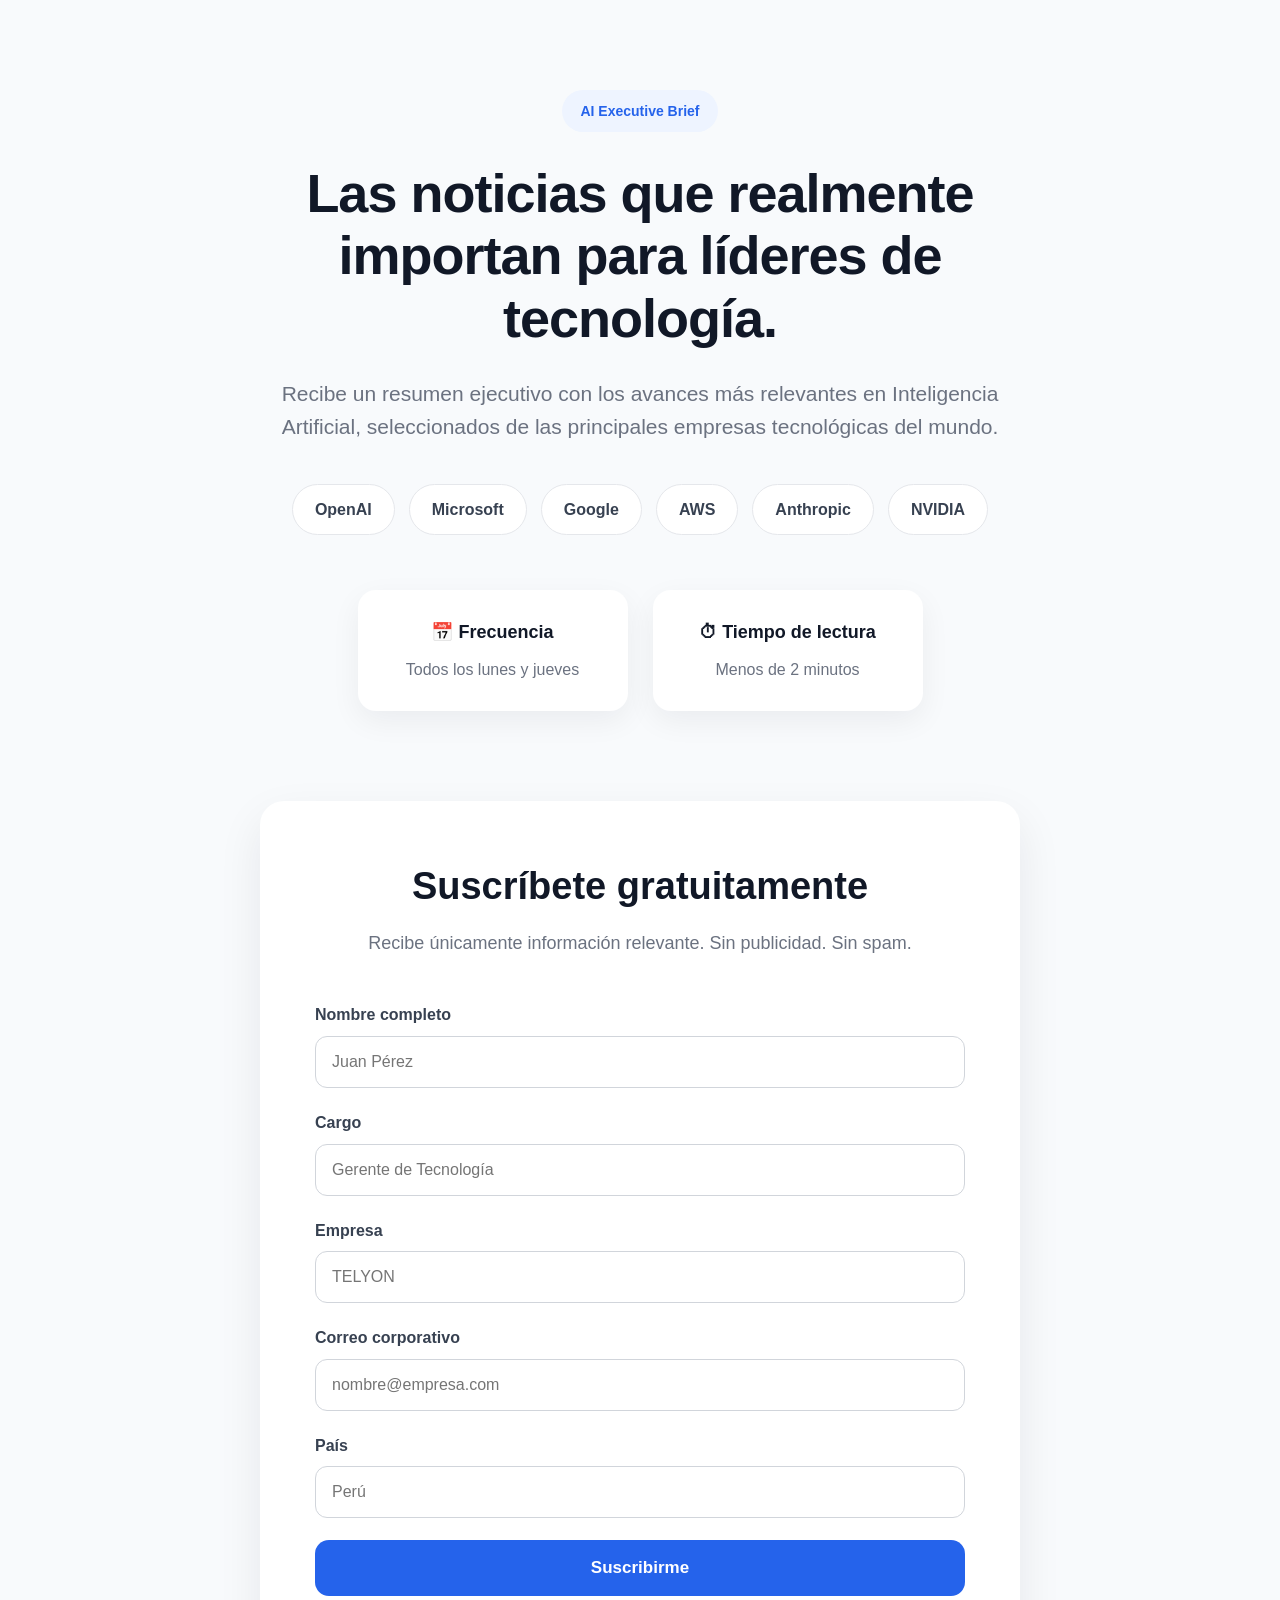
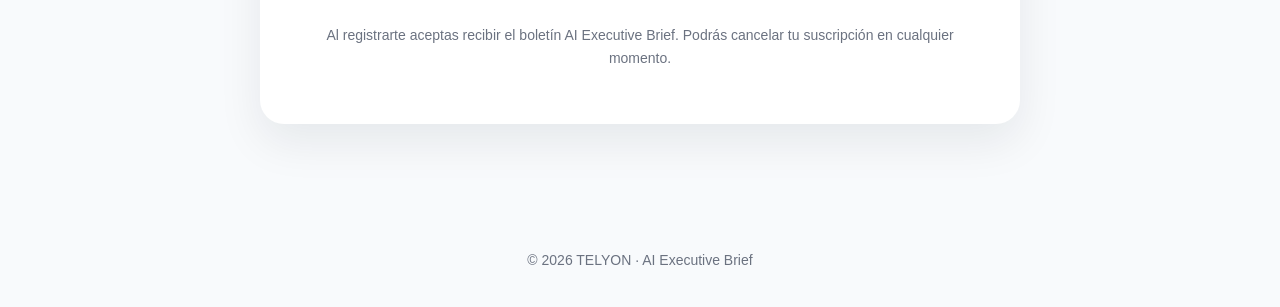
<file: newsletter/index.html>
<!DOCTYPE html>
<html lang="es">

<head>

    <meta charset="UTF-8">
    <meta name="viewport" content="width=device-width, initial-scale=1.0">

    <title>AI Executive Brief | TELYON</title>

    <meta name="description"
        content="Recibe las noticias más importantes sobre Inteligencia Artificial resumidas para ejecutivos.">

    <link rel="stylesheet" href="css/style.css">

</head>

<body>

    <header class="hero">

        <div class="container">

            <span class="badge">
                AI Executive Brief
            </span>

            <h1>
                Las noticias que realmente importan para líderes de tecnología.
            </h1>

            <p class="subtitle">

                Recibe un resumen ejecutivo con los avances más relevantes en Inteligencia Artificial,
                seleccionados de las principales empresas tecnológicas del mundo.

            </p>

            <div class="sources">

                <span>OpenAI</span>

                <span>Microsoft</span>

                <span>Google</span>

                <span>AWS</span>

                <span>Anthropic</span>

                <span>NVIDIA</span>

            </div>

            <div class="schedule">

                <div class="card">

                    <h3>📅 Frecuencia</h3>

                    <p>
                        Todos los lunes y jueves
                    </p>

                </div>

                <div class="card">

                    <h3>⏱ Tiempo de lectura</h3>

                    <p>
                        Menos de 2 minutos
                    </p>

                </div>

            </div>

        </div>

    </header>

    <section class="form-section">

        <div class="container">

            <div class="form-card">

                <h2>
                    Suscríbete gratuitamente
                </h2>

                <p class="form-description">

                    Recibe únicamente información relevante.
                    Sin publicidad.
                    Sin spam.

                </p>

                <form id="newsletterForm">

                    <div class="form-group">

                        <label>Nombre completo</label>

                        <input
                            type="text"
                            name="nombre"
                            placeholder="Juan Pérez"
                            required>

                    </div>

                    <div class="form-group">

                        <label>Cargo</label>

                        <input
                            type="text"
                            name="cargo"
                            placeholder="Gerente de Tecnología"
                            required>

                    </div>

                    <div class="form-group">

                        <label>Empresa</label>

                        <input
                            type="text"
                            name="empresa"
                            placeholder="TELYON"
                            required>

                    </div>

                    <div class="form-group">

                        <label>Correo corporativo</label>

                        <input
                            type="email"
                            name="correo"
                            placeholder="nombre@empresa.com"
                            required>

                    </div>

                    <div class="form-group">

                        <label>País</label>

                        <input
                            type="text"
                            name="pais"
                            placeholder="Perú"
                            required>

                    </div>

                    <button type="submit">

                        Suscribirme

                    </button>

                </form>

                <p class="privacy">

                    Al registrarte aceptas recibir el boletín AI Executive Brief.
                    Podrás cancelar tu suscripción en cualquier momento.

                </p>

            </div>

        </div>

    </section>

    <footer>

        © 2026 TELYON · AI Executive Brief

    </footer>

    <script src="js/app.js"></script>

</body>

</html>
</file>
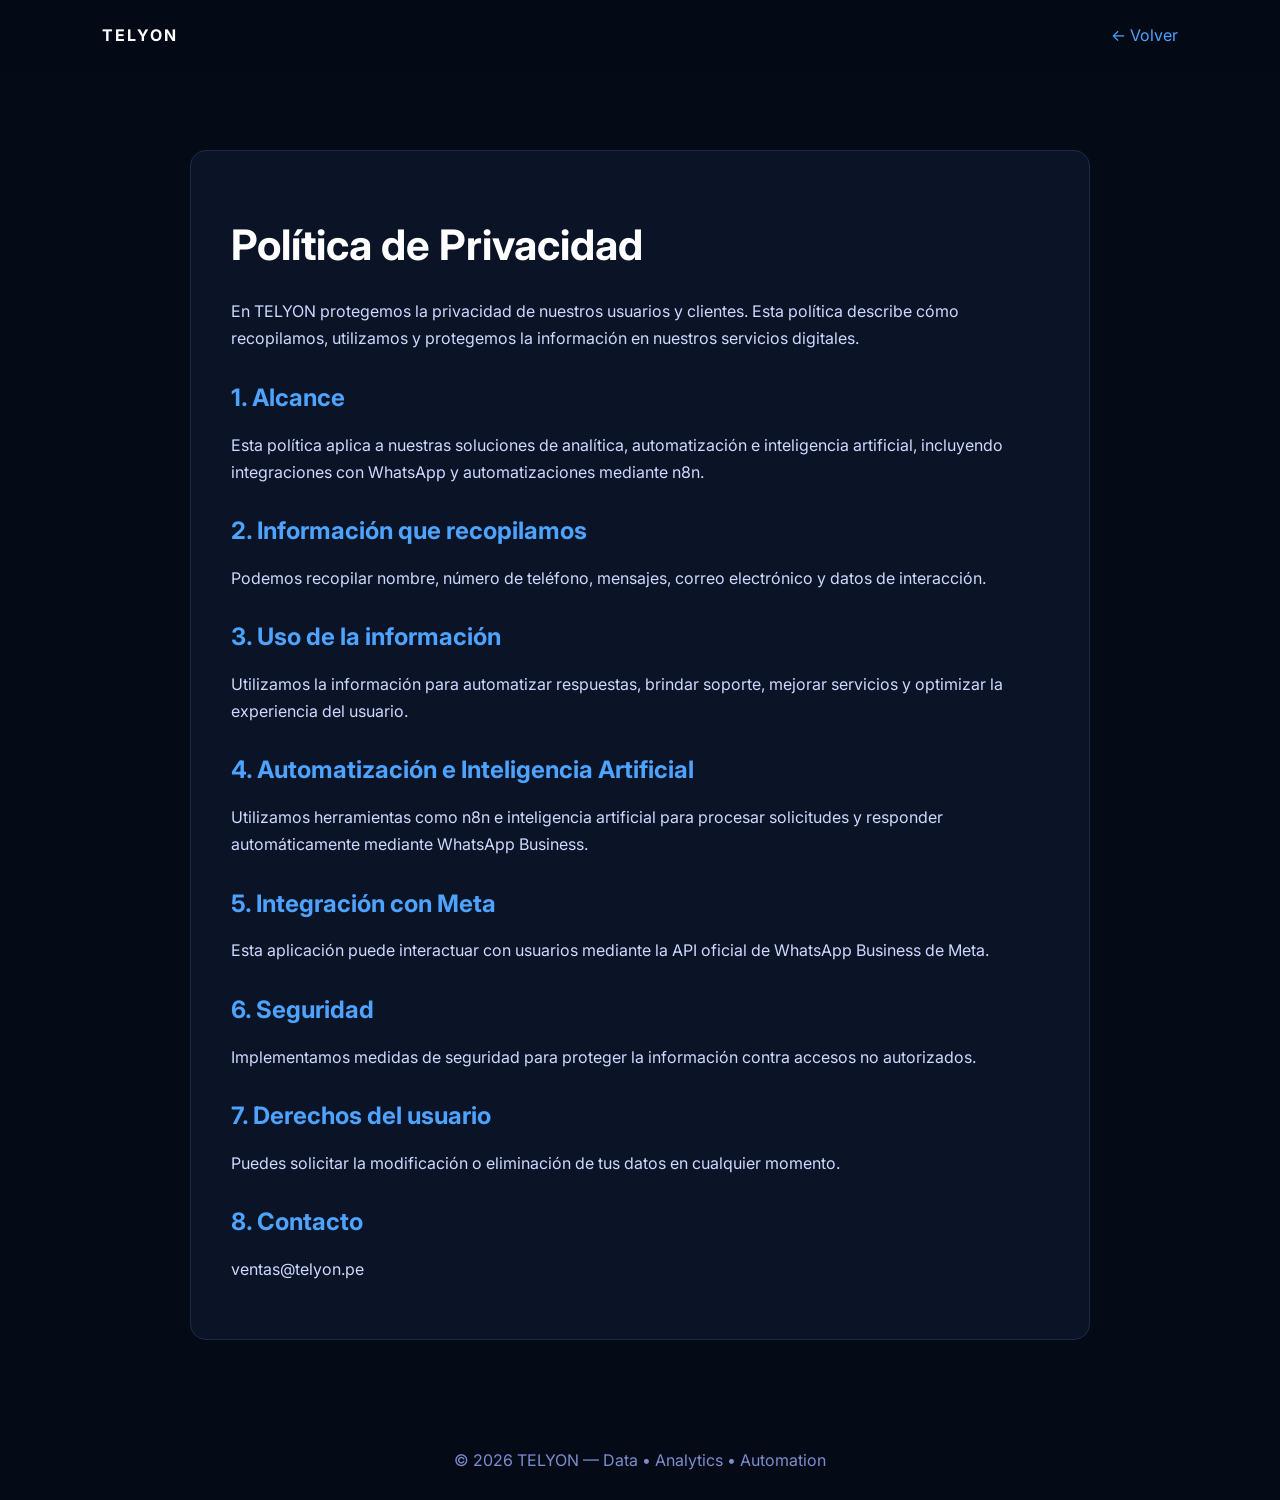
<file: privacidad/index.html>
<!DOCTYPE html>
<html lang="es">
<head>
    <meta charset="UTF-8">
    <meta name="viewport" content="width=device-width, initial-scale=1.0">
    <title>Política de Privacidad | TELYON</title>

    <link href="https://fonts.googleapis.com/css2?family=Inter:wght@300;400;600;700&display=swap" rel="stylesheet">

    <style>
        body {
            margin: 0;
            font-family: 'Inter', sans-serif;
            background: #050b16;
            color: #cfd8ff;
        }

        header {
            padding: 25px 8%;
            display: flex;
            justify-content: space-between;
            background: rgba(5,11,22,0.9);
        }

        .logo {
            color: white;
            font-weight: 700;
            letter-spacing: 2px;
        }

        .back {
            color: #4da3ff;
            text-decoration: none;
        }

        .container {
            max-width: 900px;
            margin: 60px auto;
            padding: 20px;
        }

        .card {
            background: #0b1426;
            padding: 40px;
            border-radius: 16px;
            border: 1px solid #1c2a4a;
        }

        h1 {
            color: white;
            font-size: 42px;
        }

        h2 {
            color: #4da3ff;
            margin-top: 30px;
        }

        p {
            line-height: 1.7;
        }

        footer {
            text-align: center;
            padding: 30px;
            margin-top: 60px;
            color: #7c8ccf;
        }
    </style>
</head>

<body>

<header>
    <div class="logo">TELYON</div>
    <a href="/" class="back">← Volver</a>
</header>

<div class="container">
    <div class="card">

        <h1>Política de Privacidad</h1>

        <p>
            En TELYON protegemos la privacidad de nuestros usuarios y clientes. Esta política describe cómo recopilamos,
            utilizamos y protegemos la información en nuestros servicios digitales.
        </p>

        <h2>1. Alcance</h2>
        <p>
            Esta política aplica a nuestras soluciones de analítica, automatización e inteligencia artificial,
            incluyendo integraciones con WhatsApp y automatizaciones mediante n8n.
        </p>

        <h2>2. Información que recopilamos</h2>
        <p>
            Podemos recopilar nombre, número de teléfono, mensajes, correo electrónico y datos de interacción.
        </p>

        <h2>3. Uso de la información</h2>
        <p>
            Utilizamos la información para automatizar respuestas, brindar soporte, mejorar servicios
            y optimizar la experiencia del usuario.
        </p>

        <h2>4. Automatización e Inteligencia Artificial</h2>
        <p>
            Utilizamos herramientas como n8n e inteligencia artificial para procesar solicitudes
            y responder automáticamente mediante WhatsApp Business.
        </p>

        <h2>5. Integración con Meta</h2>
        <p>
            Esta aplicación puede interactuar con usuarios mediante la API oficial de WhatsApp Business de Meta.
        </p>

        <h2>6. Seguridad</h2>
        <p>
            Implementamos medidas de seguridad para proteger la información contra accesos no autorizados.
        </p>

        <h2>7. Derechos del usuario</h2>
        <p>
            Puedes solicitar la modificación o eliminación de tus datos en cualquier momento.
        </p>

        <h2>8. Contacto</h2>
        <p>
            ventas@telyon.pe
        </p>

    </div>
</div>

<footer>
    © 2026 TELYON — Data • Analytics • Automation
</footer>

</body>
</html>
</file>
<file: newsletter/css/style.css>
/* ==========================
   AI Executive Brief
   TELYON
========================== */

*{
    margin:0;
    padding:0;
    box-sizing:border-box;
}

html{
    scroll-behavior:smooth;
}

body{

    font-family:'Segoe UI',Arial,sans-serif;
    background:#F8FAFC;
    color:#111827;
    line-height:1.6;

}

.container{

    width:90%;
    max-width:1100px;
    margin:auto;

}

/*==========================
 HERO
==========================*/

.hero{

    padding:90px 0 70px;
    text-align:center;

}

.badge{

    display:inline-block;

    padding:10px 18px;

    background:#EEF4FF;

    color:#2563EB;

    border-radius:999px;

    font-size:14px;

    font-weight:600;

    margin-bottom:30px;

}

.hero h1{

    font-size:54px;

    font-weight:700;

    max-width:850px;

    margin:auto;

    line-height:1.15;

    letter-spacing:-1px;

}

.subtitle{

    max-width:760px;

    margin:28px auto;

    color:#6B7280;

    font-size:21px;

}

/*==========================
 FUENTES
==========================*/

.sources{

    display:flex;

    justify-content:center;

    flex-wrap:wrap;

    gap:14px;

    margin-top:40px;

}

.sources span{

    padding:12px 22px;

    border:1px solid #E5E7EB;

    border-radius:40px;

    background:white;

    color:#374151;

    font-weight:600;

    transition:.25s;

}

.sources span:hover{

    transform:translateY(-2px);

    box-shadow:0 8px 20px rgba(0,0,0,.06);

}

/*==========================
 CARDS
==========================*/

.schedule{

    display:flex;

    justify-content:center;

    gap:25px;

    margin-top:55px;

    flex-wrap:wrap;

}

.card{

    width:270px;

    background:white;

    border-radius:18px;

    padding:28px;

    box-shadow:0 10px 30px rgba(15,23,42,.06);

    transition:.25s;

}

.card:hover{

    transform:translateY(-4px);

}

.card h3{

    margin-bottom:10px;

    font-size:18px;

}

.card p{

    color:#6B7280;

}

/*==========================
 FORMULARIO
==========================*/

.form-section{

    padding:20px 0 90px;

}

.form-card{

    background:white;

    max-width:760px;

    margin:auto;

    border-radius:24px;

    padding:55px;

    box-shadow:0 18px 45px rgba(15,23,42,.08);

}

.form-card h2{

    text-align:center;

    font-size:38px;

    margin-bottom:12px;

}

.form-description{

    text-align:center;

    color:#6B7280;

    margin-bottom:45px;

    font-size:18px;

}

.form-group{

    margin-bottom:22px;

}

.form-group label{

    display:block;

    margin-bottom:8px;

    font-weight:600;

    color:#374151;

}

.form-group input{

    width:100%;

    padding:16px;

    border:1px solid #D1D5DB;

    border-radius:12px;

    font-size:16px;

    transition:.25s;

    outline:none;

}

.form-group input:focus{

    border-color:#2563EB;

    box-shadow:0 0 0 4px rgba(37,99,235,.12);

}

button{

    width:100%;

    border:none;

    border-radius:14px;

    background:#2563EB;

    color:white;

    padding:18px;

    font-size:17px;

    font-weight:600;

    cursor:pointer;

    transition:.25s;

}

button:hover{

    background:#1D4ED8;

    transform:translateY(-2px);

}

.privacy{

    margin-top:28px;

    text-align:center;

    color:#6B7280;

    font-size:14px;

}

/*==========================
 FOOTER
==========================*/

footer{

    text-align:center;

    padding:35px;

    color:#6B7280;

    font-size:14px;

}

/*==========================
 RESPONSIVE
==========================*/

@media(max-width:768px){

.hero{

    padding-top:60px;

}

.hero h1{

    font-size:36px;

}

.subtitle{

    font-size:18px;

}

.form-card{

    padding:35px 25px;

}

.form-card h2{

    font-size:30px;

}

.card{

    width:100%;

}

}
</file>
